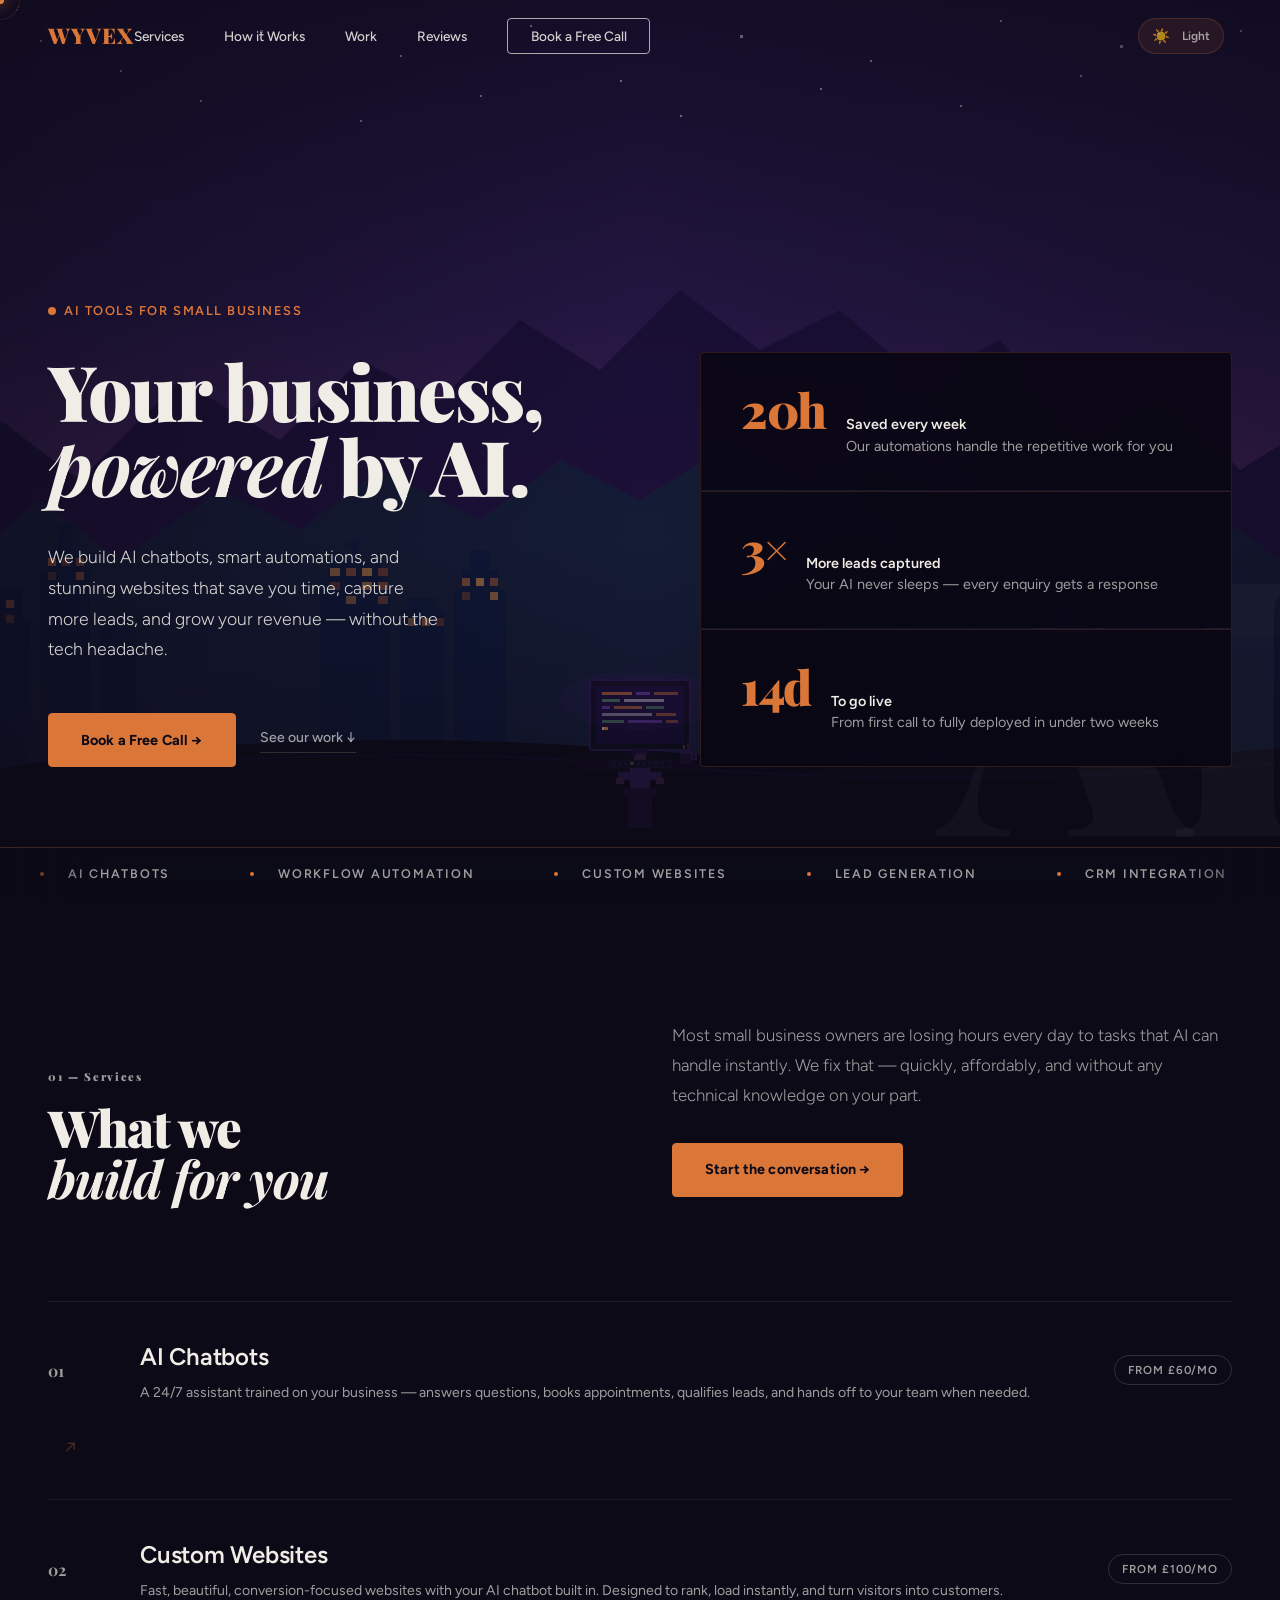
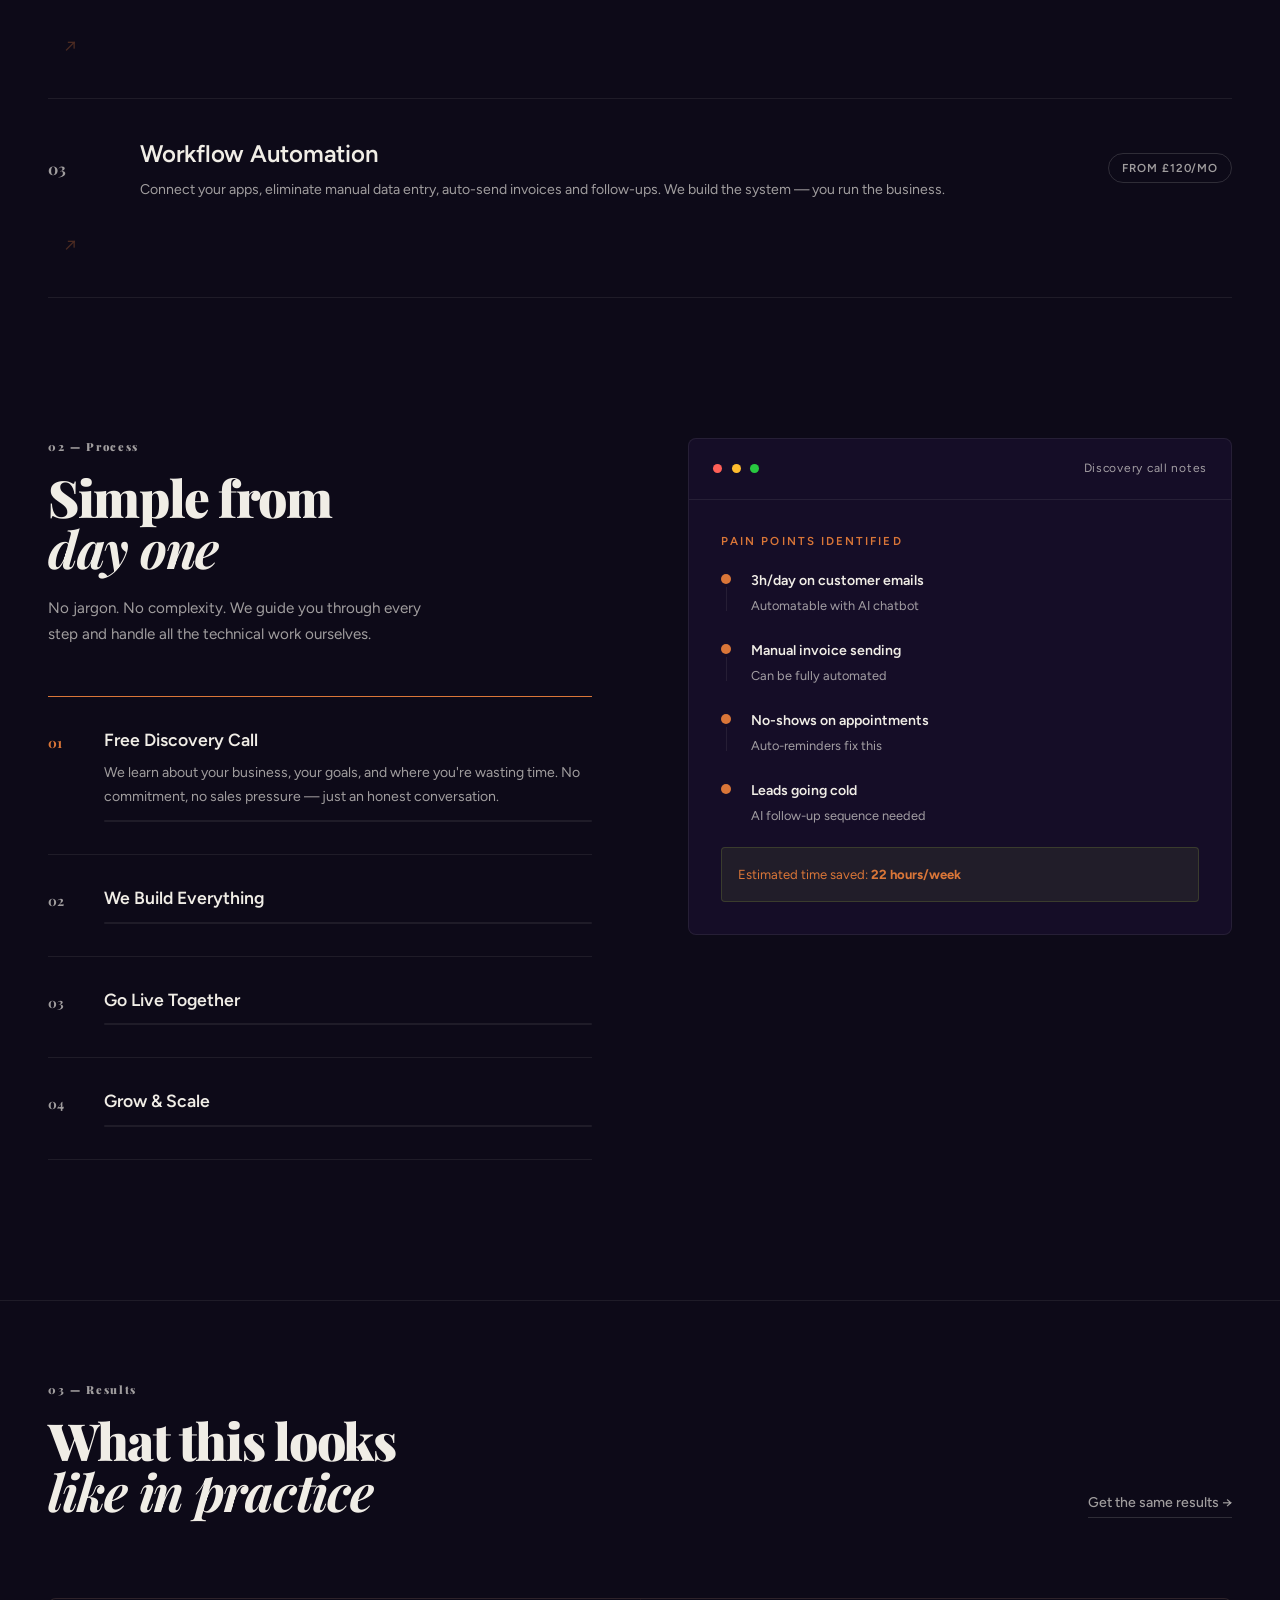
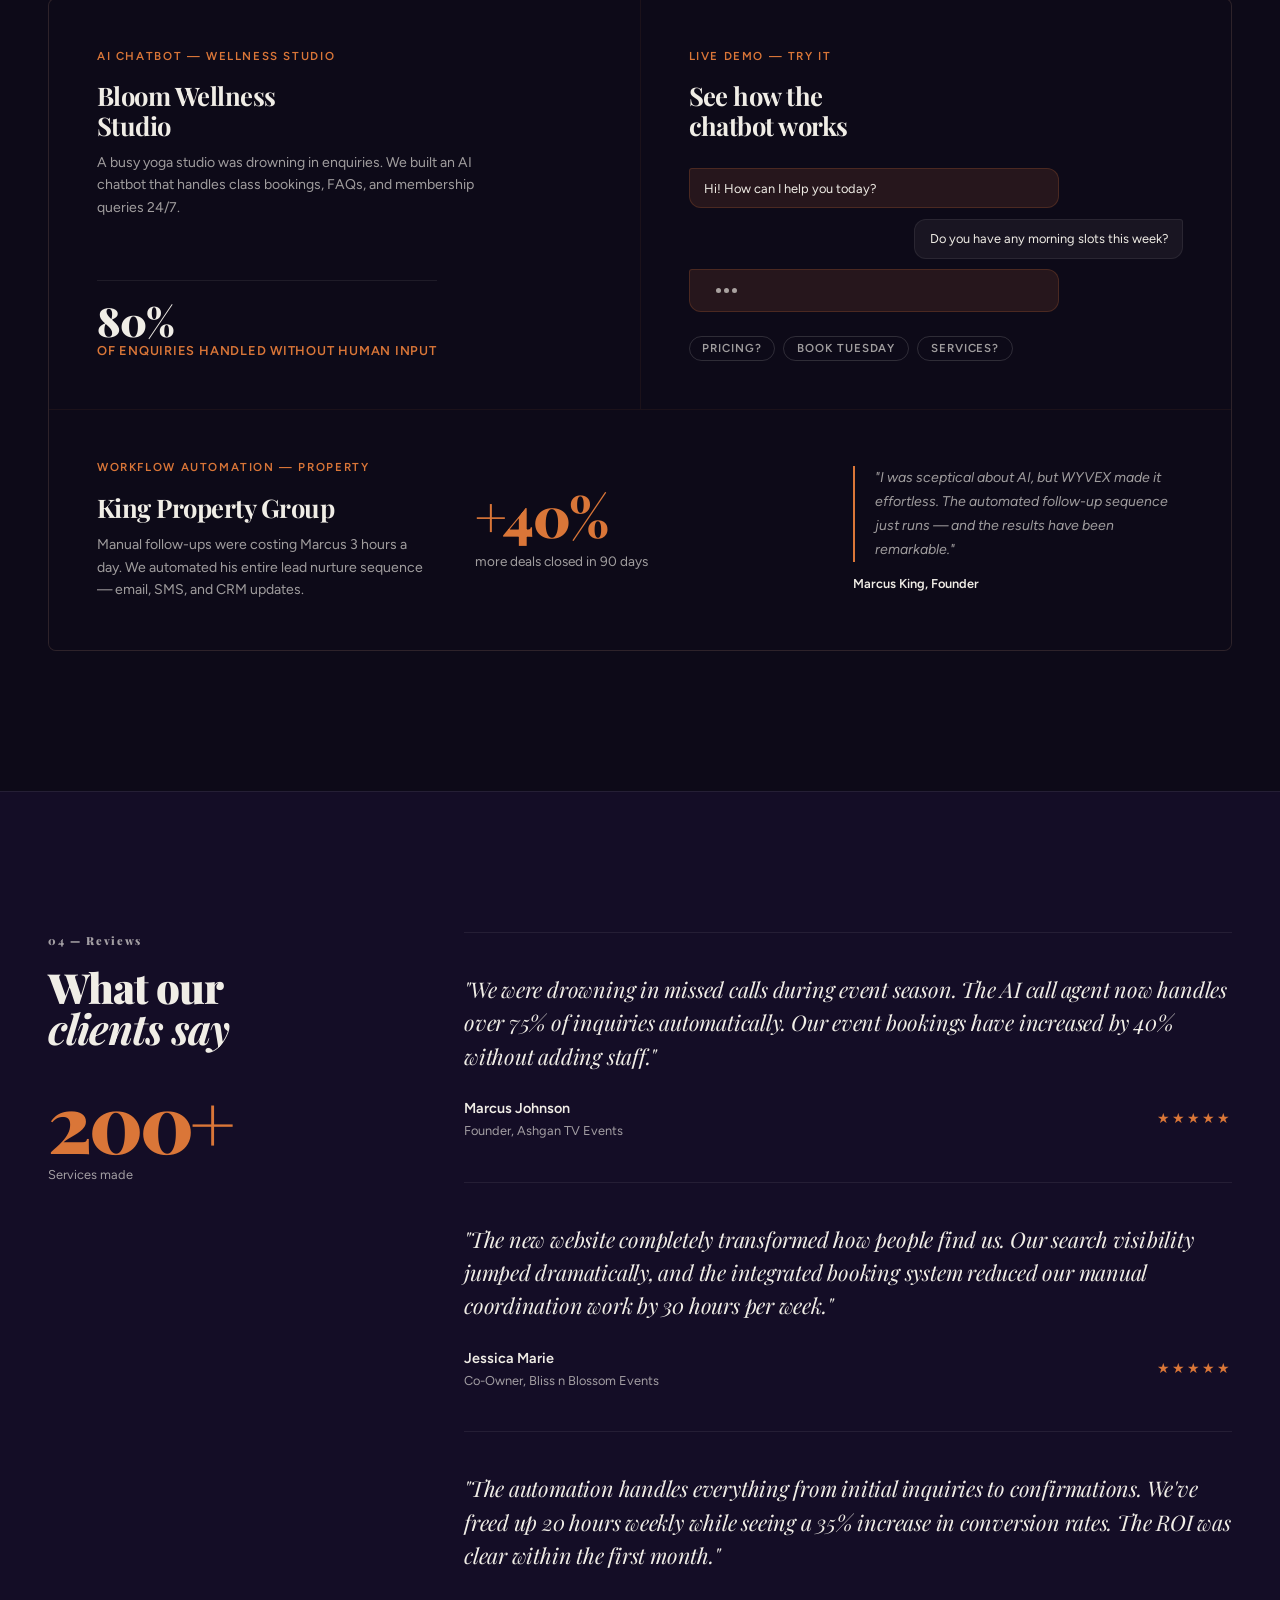
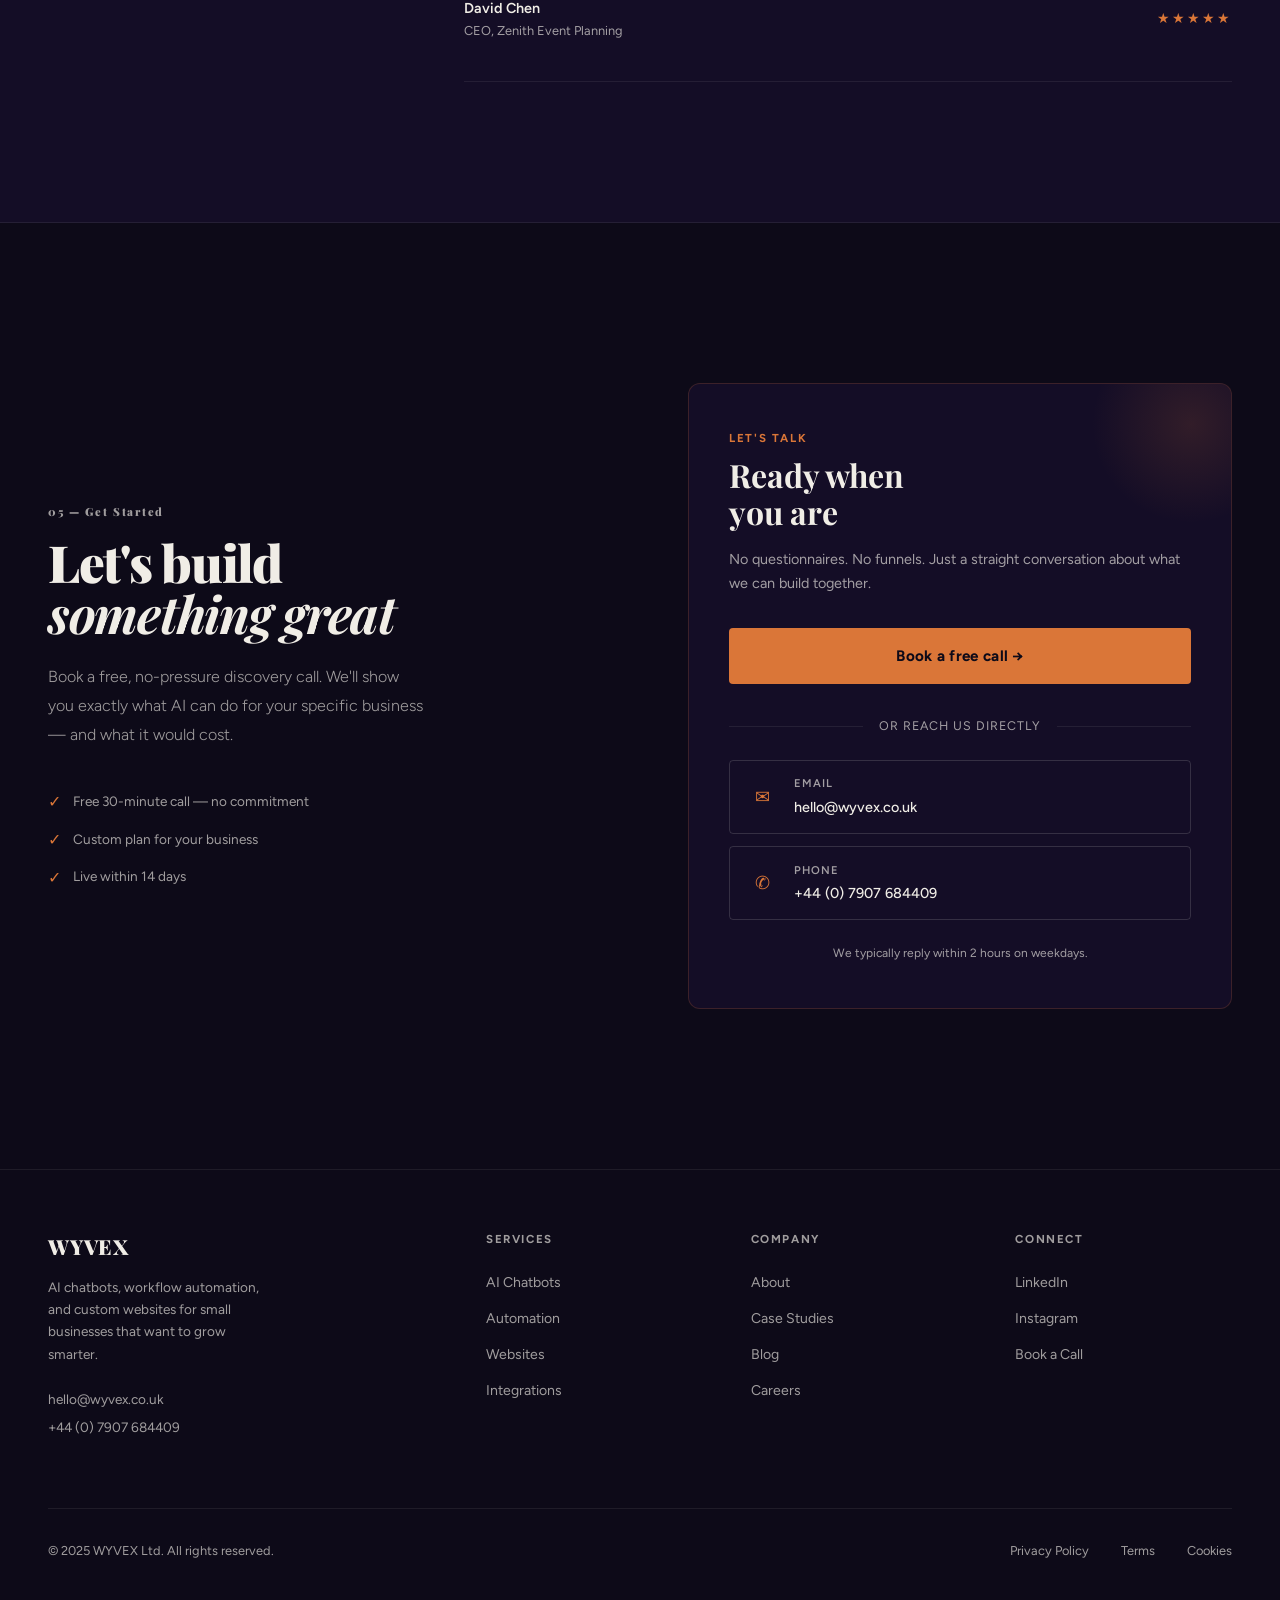
<file: index.html>
<!DOCTYPE html>
<html lang="en">
<head>
  <meta charset="UTF-8"/>
  <meta name="viewport" content="width=device-width, initial-scale=1.0"/>

  <!-- ─── PRIMARY SEO ───────────────────────── -->
  <title>WYVEX | AI Chatbots, Automation &amp; Websites for Small Business</title>
  <meta name="description" content="WYVEX builds AI chatbots, smart workflow automation, and custom websites that save your business 20+ hours a week. Live in 14 days. Free discovery call."/>
  <meta name="keywords" content="AI chatbot for small business, workflow automation, custom website design, AI tools UK, business automation, WYVEX"/>
  <meta name="author" content="WYVEX"/>
  <meta name="robots" content="index, follow, max-snippet:-1, max-image-preview:large, max-video-preview:-1"/>
  <link rel="canonical" href="https://wyvex.co.uk/"/>

  <!-- ─── FAVICON ───────────────────────────── -->
  <link rel="icon" type="image/svg+xml" href="images/favicon.svg"/>
  <link rel="apple-touch-icon" href="images/favicon.svg"/>
  <meta name="theme-color" content="#0D0A18"/>

  <!-- ─── OPEN GRAPH (Google rich results, social previews) ── -->
  <meta property="og:type" content="website"/>
  <meta property="og:site_name" content="WYVEX"/>
  <meta property="og:title" content="WYVEX | AI Chatbots, Automation &amp; Websites for Small Business"/>
  <meta property="og:description" content="AI chatbots, workflow automation, and custom websites that save you 20+ hours a week. Live in 14 days. Book a free call."/>
  <meta property="og:url" content="https://wyvex.co.uk/"/>
  <meta property="og:image" content="https://wyvex.co.uk/images/og-image.svg"/>
  <meta property="og:image:width" content="1200"/>
  <meta property="og:image:height" content="630"/>
  <meta property="og:image:alt" content="WYVEX — AI Tools for Small Business"/>
  <meta property="og:locale" content="en_GB"/>

  <!-- ─── TWITTER CARD ─────────────────────── -->
  <meta name="twitter:card" content="summary_large_image"/>
  <meta name="twitter:title" content="WYVEX | AI Chatbots, Automation &amp; Websites for Small Business"/>
  <meta name="twitter:description" content="AI chatbots, workflow automation, and custom websites. Save 20+ hours a week. Live in 14 days."/>
  <meta name="twitter:image" content="https://wyvex.co.uk/images/og-image.svg"/>
  <meta name="twitter:image:alt" content="WYVEX — AI Tools for Small Business"/>

  <!-- ─── STRUCTURED DATA (JSON-LD) ────────── -->
  <script type="application/ld+json">
  {
    "@context": "https://schema.org",
    "@type": "ProfessionalService",
    "name": "WYVEX",
    "url": "https://wyvex.co.uk",
    "logo": "https://wyvex.co.uk/images/favicon.svg",
    "image": "https://wyvex.co.uk/images/og-image.svg",
    "description": "WYVEX builds AI chatbots, workflow automation systems, and custom websites for small businesses. Save 20+ hours a week and go live in 14 days.",
    "telephone": "+447907684409",
    "email": "hello@wyvex.co.uk",
    "address": {
      "@type": "PostalAddress",
      "addressCountry": "GB"
    },
    "priceRange": "££",
    "areaServed": "GB",
    "serviceType": ["AI Chatbot Development", "Workflow Automation", "Website Design", "System Integrations"],
    "sameAs": []
  }
  </script>

  <!-- ─── FONTS & STYLES ────────────────────── -->
  <link rel="preconnect" href="https://fonts.googleapis.com"/>
  <link rel="preconnect" href="https://fonts.gstatic.com" crossorigin/>
  <link href="https://fonts.googleapis.com/css2?family=Playfair+Display:ital,wght@0,400;0,700;0,900;1,400;1,700&family=Figtree:wght@300;400;500;600&display=swap" rel="stylesheet"/>
  <link rel="stylesheet" href="css/style.css"/>
</head>
<body>

<!-- CURSOR -->
<div id="cursor"></div>
<div id="cursor-ring"></div>

<!-- NAV -->
<nav id="nav">
  <a href="#" class="nav-logo">WYVEX</a>
  <ul class="nav-links" id="nav-links">
    <li><a href="#services">Services</a></li>
    <li><a href="#how">How it Works</a></li>
    <li><a href="#work">Work</a></li>
    <li><a href="#testimonials">Reviews</a></li>
    <li><a href="#cta" class="nav-btn">Book a Free Call</a></li>
  </ul>
  <button class="theme-toggle" id="theme-toggle" title="Toggle light/dark theme">
    <span class="theme-toggle-icon">☀️</span>
    <span id="theme-label">Light</span>
  </button>
  <div class="nav-burger" id="burger"><span></span><span></span><span></span></div>
</nav>

<!-- ══════════ HERO ══════════ -->
<section id="hero">
  <div class="hero-main">
    <!-- Left -->
    <div class="hero-left">
      <div class="hero-kicker reveal">
        <span class="kicker-dot"></span>
        <span class="kicker-text">AI tools for small business</span>
      </div>
      <h1 class="hero-h1 reveal delay-1">
        Your business,<br>
        <em>powered</em> by AI.
      </h1>
      <p class="hero-sub reveal delay-2">
        We build AI chatbots, smart automations, and stunning websites that save you time, capture more leads, and grow your revenue — without the tech headache.
      </p>
      <div class="hero-actions reveal delay-3">
        <a href="#cta" class="btn-fill">Book a Free Call →</a>
        <a href="#work" class="btn-ghost">See our work ↓</a>
      </div>
    </div>
    <!-- Right -->
    <div class="hero-right">
      <div class="hero-bg-number">AI</div>
      <div class="hero-right-content reveal delay-2">
        <div class="hero-stat-stack">
          <div class="h-stat">
            <span class="h-stat-num lime">20h</span>
            <span class="h-stat-desc"><strong>Saved every week</strong>Our automations handle the repetitive work for you</span>
          </div>
          <div class="h-stat">
            <span class="h-stat-num">3×</span>
            <span class="h-stat-desc"><strong>More leads captured</strong>Your AI never sleeps — every enquiry gets a response</span>
          </div>
          <div class="h-stat">
            <span class="h-stat-num">14d</span>
            <span class="h-stat-desc"><strong>To go live</strong>From first call to fully deployed in under two weeks</span>
          </div>
        </div>
      </div>
    </div>
  </div>

  <!-- Ticker -->
  <div class="hero-ticker">
    <div class="ticker-track">
      <span class="ticker-item"><span class="ticker-sep"></span>AI Chatbots</span>
      <span class="ticker-item"><span class="ticker-sep"></span>Workflow Automation</span>
      <span class="ticker-item"><span class="ticker-sep"></span>Custom Websites</span>
      <span class="ticker-item"><span class="ticker-sep"></span>Lead Generation</span>
      <span class="ticker-item"><span class="ticker-sep"></span>CRM Integration</span>
      <span class="ticker-item"><span class="ticker-sep"></span>24/7 AI Support</span>
      <span class="ticker-item"><span class="ticker-sep"></span>Email Automation</span>
      <span class="ticker-item"><span class="ticker-sep"></span>Appointment Booking</span>
      <!-- duplicate for loop -->
      <span class="ticker-item"><span class="ticker-sep"></span>AI Chatbots</span>
      <span class="ticker-item"><span class="ticker-sep"></span>Workflow Automation</span>
      <span class="ticker-item"><span class="ticker-sep"></span>Custom Websites</span>
      <span class="ticker-item"><span class="ticker-sep"></span>Lead Generation</span>
      <span class="ticker-item"><span class="ticker-sep"></span>CRM Integration</span>
      <span class="ticker-item"><span class="ticker-sep"></span>24/7 AI Support</span>
      <span class="ticker-item"><span class="ticker-sep"></span>Email Automation</span>
      <span class="ticker-item"><span class="ticker-sep"></span>Appointment Booking</span>
    </div>
  </div>
</section>

<!-- ══════════ SERVICES ══════════ -->
<section id="services">
  <div class="wrap">
    <div class="services-intro">
      <div class="services-intro-text">
        <span class="s-number reveal">01 — Services</span>
        <h2 class="s-title reveal delay-1">What we<br><em>build for you</em></h2>
      </div>
      <div class="services-intro-right reveal delay-2">
        <p>Most small business owners are losing hours every day to tasks that AI can handle instantly. We fix that — quickly, affordably, and without any technical knowledge on your part.</p>
        <a href="#cta" class="btn-fill">Start the conversation →</a>
      </div>
    </div>

    <div class="services-list reveal">
      <div class="service-row">
        <span class="sr-index">01</span>
        <div class="sr-body">
          <div class="sr-name">AI Chatbots</div>
          <div class="sr-desc">A 24/7 assistant trained on your business — answers questions, books appointments, qualifies leads, and hands off to your team when needed.</div>
        </div>
        <span class="sr-tag">From £60/mo</span>
        <span class="sr-arrow">↗</span>
      </div>
      <div class="service-row">
        <span class="sr-index">02</span>
        <div class="sr-body">
          <div class="sr-name">Custom Websites</div>
          <div class="sr-desc">Fast, beautiful, conversion-focused websites with your AI chatbot built in. Designed to rank, load instantly, and turn visitors into customers.</div>
        </div>
        <span class="sr-tag">From £100/mo</span>
        <span class="sr-arrow">↗</span>
      </div>
      <div class="service-row">
        <span class="sr-index">03</span>
        <div class="sr-body">
          <div class="sr-name">Workflow Automation</div>
          <div class="sr-desc">Connect your apps, eliminate manual data entry, auto-send invoices and follow-ups. We build the system — you run the business.</div>
        </div>
        <span class="sr-tag">From £120/mo</span>
        <span class="sr-arrow">↗</span>
      </div>
    </div>
  </div>
</section>

<!-- ══════════ HOW IT WORKS ══════════ -->
<section id="how">
  <div class="wrap">
    <div class="how-grid">
      <div class="how-left">
        <span class="s-number reveal">02 — Process</span>
        <h2 class="s-title reveal delay-1">Simple from<br><em>day one</em></h2>
        <p style="margin-top:1.25rem;font-size:0.95rem;color:var(--muted);line-height:1.75;max-width:380px" class="reveal delay-2">
          No jargon. No complexity. We guide you through every step and handle all the technical work ourselves.
        </p>
        <div class="how-steps reveal delay-2">
          <div class="how-step active" data-step="0">
            <span class="hs-num">01</span>
            <div class="hs-body">
              <div class="hs-title">Free Discovery Call</div>
              <div class="hs-desc">We learn about your business, your goals, and where you're wasting time. No commitment, no sales pressure — just an honest conversation.</div>
              <div class="how-progress"><div class="how-progress-bar"></div></div>
            </div>
          </div>
          <div class="how-step" data-step="1">
            <span class="hs-num">02</span>
            <div class="hs-body">
              <div class="hs-title">We Build Everything</div>
              <div class="hs-desc">Our team designs and builds your chatbot, automations, or website — fully tailored to your brand. You don't need to touch a thing.</div>
              <div class="how-progress"><div class="how-progress-bar"></div></div>
            </div>
          </div>
          <div class="how-step" data-step="2">
            <span class="hs-num">03</span>
            <div class="hs-body">
              <div class="hs-title">Go Live Together</div>
              <div class="hs-desc">We deploy, test, and walk you through everything. You're live within two weeks — and we stay on hand for support.</div>
              <div class="how-progress"><div class="how-progress-bar"></div></div>
            </div>
          </div>
          <div class="how-step" data-step="3">
            <span class="hs-num">04</span>
            <div class="hs-body">
              <div class="hs-title">Grow & Scale</div>
              <div class="hs-desc">We monitor performance, optimise your AI, and expand your automations as your business grows. Results that compound over time.</div>
              <div class="how-progress"><div class="how-progress-bar"></div></div>
            </div>
          </div>
        </div>
      </div>

      <!-- Visual panels -->
      <div class="how-right reveal delay-3">
        <!-- Panel 0 -->
        <div class="how-visual-panel active" id="vp-0">
          <div class="hvp-top">
            <div class="hvp-dot" style="background:#ff5f57"></div>
            <div class="hvp-dot" style="background:#febc2e"></div>
            <div class="hvp-dot" style="background:#28c840"></div>
            <span class="hvp-label">Discovery call notes</span>
          </div>
          <div class="hvp-body">
            <div class="label" style="color:var(--lime)">Pain points identified</div>
            <div class="timeline">
              <div class="tl-item">
                <div class="tl-left"><div class="tl-dot"></div><div class="tl-line"></div></div>
                <div><div class="tl-title">3h/day on customer emails</div><div class="tl-sub">Automatable with AI chatbot</div></div>
              </div>
              <div class="tl-item">
                <div class="tl-left"><div class="tl-dot"></div><div class="tl-line"></div></div>
                <div><div class="tl-title">Manual invoice sending</div><div class="tl-sub">Can be fully automated</div></div>
              </div>
              <div class="tl-item">
                <div class="tl-left"><div class="tl-dot"></div><div class="tl-line"></div></div>
                <div><div class="tl-title">No-shows on appointments</div><div class="tl-sub">Auto-reminders fix this</div></div>
              </div>
              <div class="tl-item">
                <div class="tl-left"><div class="tl-dot"></div></div>
                <div><div class="tl-title">Leads going cold</div><div class="tl-sub">AI follow-up sequence needed</div></div>
              </div>
            </div>
            <div style="margin-top:auto;padding:1rem;background:rgba(200,240,74,0.07);border:1px solid rgba(200,240,74,0.15);border-radius:4px;font-size:0.82rem;color:var(--lime)">
              Estimated time saved: <strong>22 hours/week</strong>
            </div>
          </div>
        </div>

        <!-- Panel 1 -->
        <div class="how-visual-panel" id="vp-1">
          <div class="hvp-top">
            <div class="hvp-dot" style="background:#ff5f57"></div>
            <div class="hvp-dot" style="background:#febc2e"></div>
            <div class="hvp-dot" style="background:#28c840"></div>
            <span class="hvp-label">Automation workflow</span>
          </div>
          <div class="hvp-body">
            <div class="label" style="color:var(--lime)">Building your system</div>
            <div class="auto-flow">
              <div class="af-node"><span class="af-icon">📧</span><span class="af-name">New enquiry arrives</span><span class="af-status s-live">Live</span></div>
              <div class="af-arrow"></div>
              <div class="af-node"><span class="af-icon">🤖</span><span class="af-name">AI reads & categorises</span><span class="af-status s-live">Live</span></div>
              <div class="af-arrow"></div>
              <div class="af-node"><span class="af-icon">💬</span><span class="af-name">Instant reply sent</span><span class="af-status s-run">Running</span></div>
              <div class="af-arrow"></div>
              <div class="af-node"><span class="af-icon">📅</span><span class="af-name">Appointment auto-booked</span><span class="af-status s-wait">Next</span></div>
              <div class="af-arrow"></div>
              <div class="af-node"><span class="af-icon">🧾</span><span class="af-name">Invoice generated & sent</span><span class="af-status s-wait">Next</span></div>
            </div>
          </div>
        </div>

        <!-- Panel 2 -->
        <div class="how-visual-panel" id="vp-2">
          <div class="hvp-top">
            <div class="hvp-dot" style="background:#ff5f57"></div>
            <div class="hvp-dot" style="background:#febc2e"></div>
            <div class="hvp-dot" style="background:#28c840"></div>
            <span class="hvp-label">Your AI chatbot — live</span>
          </div>
          <div class="hvp-body">
            <div class="label" style="color:var(--lime);margin-bottom:0.25rem">Responding to a real visitor</div>
            <div class="mini-chat" id="launch-chat"></div>
          </div>
        </div>

        <!-- Panel 3 -->
        <div class="how-visual-panel" id="vp-3">
          <div class="hvp-top">
            <div class="hvp-dot" style="background:#ff5f57"></div>
            <div class="hvp-dot" style="background:#febc2e"></div>
            <div class="hvp-dot" style="background:#28c840"></div>
            <span class="hvp-label">Performance dashboard</span>
          </div>
          <div class="hvp-body">
            <div class="label" style="color:var(--lime)">Month 3 results</div>
            <div style="display:grid;grid-template-columns:1fr 1fr;gap:0.75rem;margin-top:0.5rem">
              <div style="padding:1.25rem;background:rgba(240,237,230,0.03);border:1px solid var(--line);border-radius:4px">
                <div style="font-family:'Playfair Display',serif;font-size:2rem;font-weight:900;line-height:1;color:var(--lime)">+43%</div>
                <div style="font-size:0.78rem;color:var(--muted);margin-top:0.3rem">Revenue growth</div>
              </div>
              <div style="padding:1.25rem;background:rgba(240,237,230,0.03);border:1px solid var(--line);border-radius:4px">
                <div style="font-family:'Playfair Display',serif;font-size:2rem;font-weight:900;line-height:1">94%</div>
                <div style="font-size:0.78rem;color:var(--muted);margin-top:0.3rem">Customer satisfaction</div>
              </div>
              <div style="padding:1.25rem;background:rgba(240,237,230,0.03);border:1px solid var(--line);border-radius:4px">
                <div style="font-family:'Playfair Display',serif;font-size:2rem;font-weight:900;line-height:1">22h</div>
                <div style="font-size:0.78rem;color:var(--muted);margin-top:0.3rem">Saved per week</div>
              </div>
              <div style="padding:1.25rem;background:rgba(240,237,230,0.03);border:1px solid var(--line);border-radius:4px">
                <div style="font-family:'Playfair Display',serif;font-size:2rem;font-weight:900;line-height:1">3×</div>
                <div style="font-size:0.78rem;color:var(--muted);margin-top:0.3rem">More leads captured</div>
              </div>
            </div>
          </div>
        </div>
      </div>
    </div>
  </div>
</section>

<!-- ══════════ WORK ══════════ -->
<section id="work">
  <div class="wrap">
    <div class="work-top">
      <div>
        <span class="s-number reveal">03 — Results</span>
        <h2 class="s-title reveal delay-1">What this looks<br><em>like in practice</em></h2>
      </div>
      <a href="#cta" class="btn-ghost reveal delay-2">Get the same results →</a>
    </div>

    <div class="work-grid reveal">
      <div class="work-card">
        <div>
          <div class="wc-category">AI Chatbot — Wellness Studio</div>
          <div class="wc-title">Bloom Wellness<br>Studio</div>
          <div class="wc-desc">A busy yoga studio was drowning in enquiries. We built an AI chatbot that handles class bookings, FAQs, and membership queries 24/7.</div>
        </div>
        <div>
          <div class="wc-result">
            <div>
              <div class="wc-result-num">80%</div>
              <div>of enquiries handled without human input</div>
            </div>
          </div>
        </div>
      </div>

      <div class="work-card">
        <div>
          <div class="wc-category">Live Demo — Try it</div>
          <div class="wc-title">See how the<br>chatbot works</div>
        </div>
        <div class="mini-chat" id="demo-chat" style="margin:1rem 0">
          <div class="mc-bubble">Hi! How can I help you today?</div>
          <div class="mc-bubble right">Do you have any morning slots this week?</div>
          <div class="mc-bubble" style="display:flex;align-items:center;gap:0.5rem;padding:0.55rem 0.9rem">
            <div class="mc-typing"><span></span><span></span><span></span></div>
          </div>
        </div>
        <div style="display:flex;gap:0.5rem;flex-wrap:wrap;margin-top:0.5rem">
          <button class="sr-tag" style="cursor:pointer;transition:all 0.2s" onclick="demoTap(this,'What are your prices?')">Pricing?</button>
          <button class="sr-tag" style="cursor:pointer;transition:all 0.2s" onclick="demoTap(this,'Book me in for Tuesday')">Book Tuesday</button>
          <button class="sr-tag" style="cursor:pointer;transition:all 0.2s" onclick="demoTap(this,'Tell me more about your services')">Services?</button>
        </div>
      </div>

      <div class="work-card full">
        <div style="display:grid;grid-template-columns:1fr 1fr 1fr;gap:3rem;align-items:center">
          <div>
            <div class="wc-category">Workflow Automation — Property</div>
            <div class="wc-title">King Property Group</div>
            <div class="wc-desc">Manual follow-ups were costing Marcus 3 hours a day. We automated his entire lead nurture sequence — email, SMS, and CRM updates.</div>
          </div>
          <div>
            <div class="wc-result-num" style="font-family:'Playfair Display',serif;font-size:3.5rem;font-weight:900;line-height:1;letter-spacing:-0.03em;color:var(--lime)">+40%</div>
            <div style="font-size:0.85rem;color:var(--muted);margin-top:0.5rem">more deals closed in 90 days</div>
          </div>
          <div>
            <div style="font-size:0.88rem;color:var(--muted);font-style:italic;line-height:1.7;border-left:2px solid var(--lime);padding-left:1.25rem">
              "I was sceptical about AI, but WYVEX made it effortless. The automated follow-up sequence just runs — and the results have been remarkable."
            </div>
            <div style="margin-top:0.75rem;font-size:0.8rem;font-weight:600">Marcus King, Founder</div>
          </div>
        </div>
      </div>
    </div>
  </div>
</section>

<!-- ══════════ TESTIMONIALS ══════════ -->
<section id="testimonials">
  <div class="wrap">
    <div class="testi-wrap">
      <div class="testi-left reveal">
        <span class="s-number">04 — Reviews</span>
        <h2 class="s-title">What our<br><em>clients say</em></h2>
        <div class="testi-count">200+</div>
        <div class="testi-count-label">Services made</div>
      </div>
      <div class="testi-right">
        <div class="testi-item reveal">
          <div class="testi-quote">"We were drowning in missed calls during event season. The AI call agent now handles over 75% of inquiries automatically. Our event bookings have increased by 40% without adding staff."</div>
          <div class="testi-meta">
            <div class="testi-person">
              <div class="testi-name">Marcus Johnson</div>
              <div class="testi-role">Founder, Ashgan TV Events</div>
            </div>
            <div class="testi-stars">★★★★★</div>
          </div>
        </div>
        <div class="testi-item reveal delay-1">
          <div class="testi-quote">"The new website completely transformed how people find us. Our search visibility jumped dramatically, and the integrated booking system reduced our manual coordination work by 30 hours per week."</div>
          <div class="testi-meta">
            <div class="testi-person">
              <div class="testi-name">Jessica Marie</div>
              <div class="testi-role">Co-Owner, Bliss n Blossom Events</div>
            </div>
            <div class="testi-stars">★★★★★</div>
          </div>
        </div>
        <div class="testi-item reveal delay-2">
          <div class="testi-quote">"The automation handles everything from initial inquiries to confirmations. We've freed up 20 hours weekly while seeing a 35% increase in conversion rates. The ROI was clear within the first month."</div>
          <div class="testi-meta">
            <div class="testi-person">
              <div class="testi-name">David Chen</div>
              <div class="testi-role">CEO, Zenith Event Planning</div>
            </div>
            <div class="testi-stars">★★★★★</div>
          </div>
        </div>
      </div>
    </div>
  </div>
</section>

<!-- ══════════ CTA ══════════ -->
<section id="cta">
  <div class="wrap">
    <div class="cta-inner">
      <div class="cta-left reveal">
        <span class="s-number">05 — Get Started</span>
        <h2 class="s-title">Let's build<br><em>something great</em></h2>
        <p>Book a free, no-pressure discovery call. We'll show you exactly what AI can do for your specific business — and what it would cost.</p>
        <div style="margin-top:2.5rem;display:flex;flex-direction:column;gap:0.75rem">
          <div style="display:flex;align-items:center;gap:0.75rem;font-size:0.85rem;color:var(--muted)">
            <span style="color:var(--lime);font-size:1rem">✓</span> Free 30-minute call — no commitment
          </div>
          <div style="display:flex;align-items:center;gap:0.75rem;font-size:0.85rem;color:var(--muted)">
            <span style="color:var(--lime);font-size:1rem">✓</span> Custom plan for your business
          </div>
          <div style="display:flex;align-items:center;gap:0.75rem;font-size:0.85rem;color:var(--muted)">
            <span style="color:var(--lime);font-size:1rem">✓</span> Live within 14 days
          </div>
        </div>
      </div>

      <div class="cta-panel reveal delay-2">
        <div class="cp-eyebrow">Let's talk</div>
        <div class="cp-headline">Ready when<br>you are</div>
        <p class="cp-body">No questionnaires. No funnels. Just a straight conversation about what we can build together.</p>
        <a href="mailto:hello@wyvex.co.uk?subject=Free%20Discovery%20Call" class="cp-cta">Book a free call →</a>
        <div class="cp-divider"><span>or reach us directly</span></div>
        <div class="cp-contacts">
          <a href="mailto:hello@wyvex.co.uk" class="cp-row">
            <span class="cp-icon">✉</span>
            <div class="cp-detail">
              <div class="cp-detail-label">Email</div>
              <div class="cp-detail-val">hello@wyvex.co.uk</div>
            </div>
          </a>
          <a href="tel:+447907684409" class="cp-row">
            <span class="cp-icon">✆</span>
            <div class="cp-detail">
              <div class="cp-detail-label">Phone</div>
              <div class="cp-detail-val">+44 (0) 7907 684409</div>
            </div>
          </a>
        </div>
        <div class="cp-note">We typically reply within 2 hours on weekdays.</div>
      </div>
    </div>
  </div>
</section>

<!-- ══════════ FOOTER ══════════ -->
<footer>
  <div class="wrap">
    <div class="footer-grid">
      <div>
        <div class="fg-logo">WYVEX</div>
        <div class="fg-desc">AI chatbots, workflow automation, and custom websites for small businesses that want to grow smarter.</div>
        <div class="fg-contact">
          <a href="mailto:hello@wyvex.co.uk">hello@wyvex.co.uk</a>
          <a href="tel:+447907684409">+44 (0) 7907 684409</a>
        </div>
      </div>
      <div>
        <div class="fc-head">Services</div>
        <ul class="fc-links">
          <li><a href="chatbots.html">AI Chatbots</a></li>
          <li><a href="automation.html">Automation</a></li>
          <li><a href="websites.html">Websites</a></li>
          <li><a href="integrations.html">Integrations</a></li>
        </ul>
      </div>
      <div>
        <div class="fc-head">Company</div>
        <ul class="fc-links">
          <li><a href="about.html">About</a></li>
          <li><a href="case-studies.html">Case Studies</a></li>
          <li><a href="blog.html">Blog</a></li>
          <li><a href="careers.html">Careers</a></li>
        </ul>
      </div>
      <div>
        <div class="fc-head">Connect</div>
        <ul class="fc-links">
          <li><a href="https://www.linkedin.com/in/alli-ashiru-757749340/">LinkedIn</a></li>
          <li><a href="https://www.instagram.com/wyvex_hq/">Instagram</a></li>
          <li><a href="#cta">Book a Call</a></li>
        </ul>
      </div>
    </div>
    <div class="footer-bottom">
      <span>© 2025 WYVEX Ltd. All rights reserved.</span>
      <div class="footer-bottom-links">
        <a href="privacy-policy.html">Privacy Policy</a>
        <a href="terms.html">Terms</a>
        <a href="cookies.html">Cookies</a>
      </div>
    </div>
  </div>
</footer>

<script src="js/script.js"></script>
</body>
</html>
</file>
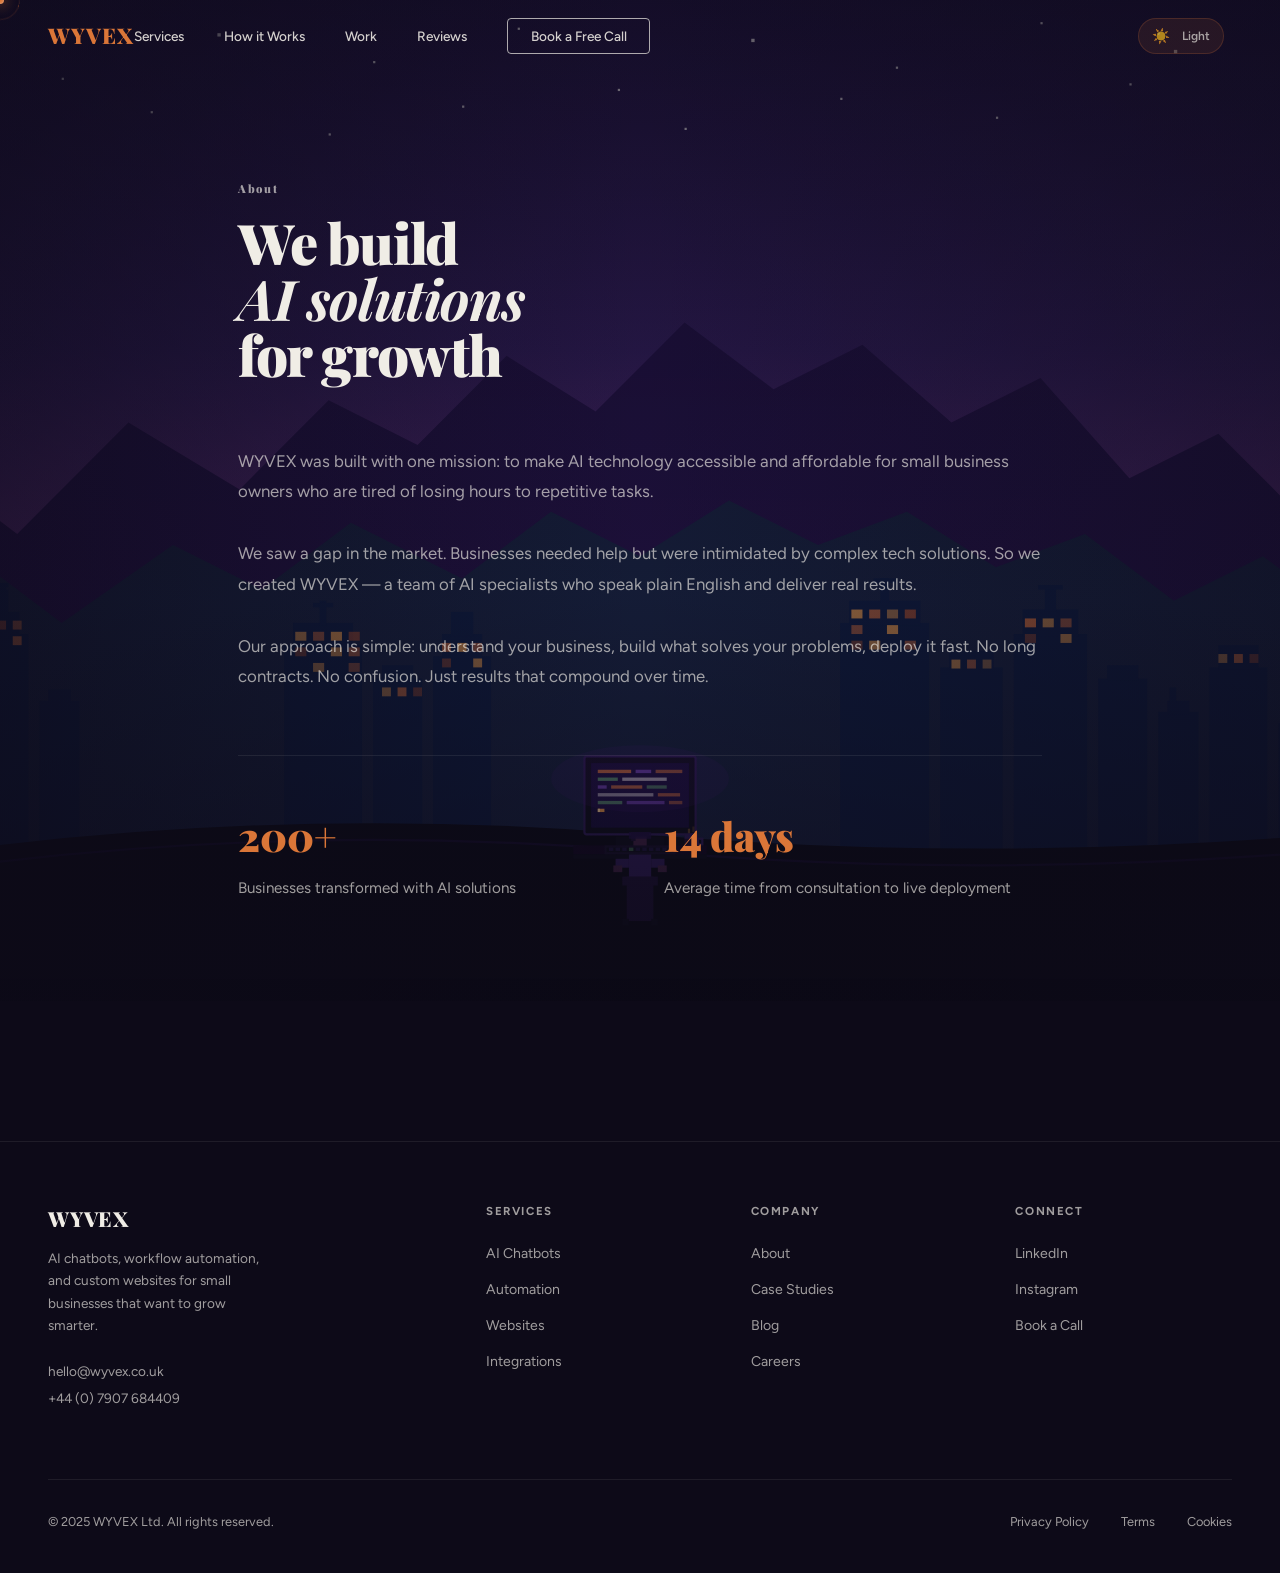
<file: about.html>
<!DOCTYPE html>
<html lang="en">
<head>
  <meta charset="UTF-8"/>
  <meta name="viewport" content="width=device-width, initial-scale=1.0"/>
  <title>About WYVEX — AI Solutions for Small Business</title>
  <meta name="description" content="Learn about WYVEX — a UK-based team building AI chatbots, automation, and custom websites that help small businesses grow smarter."/>
  <meta name="robots" content="index, follow"/>
  <link rel="canonical" href="https://wyvex.co.uk/about"/>
  <link rel="icon" type="image/svg+xml" href="images/favicon.svg"/>
  <meta name="theme-color" content="#0D0A18"/>
  <meta property="og:type" content="website"/>
  <meta property="og:site_name" content="WYVEX"/>
  <meta property="og:title" content="About WYVEX"/>
  <meta property="og:description" content="UK-based AI company building chatbots, automation, and websites for small businesses."/>
  <meta property="og:url" content="https://wyvex.co.uk/about"/>
  <meta property="og:image" content="https://wyvex.co.uk/images/og-image.svg"/>
  <link rel="preconnect" href="https://fonts.googleapis.com"/>
  <link rel="preconnect" href="https://fonts.gstatic.com" crossorigin/>
  <link href="https://fonts.googleapis.com/css2?family=Playfair+Display:ital,wght@0,400;0,700;0,900;1,400;1,700&family=Figtree:wght@300;400;500;600&display=swap" rel="stylesheet"/>
  <link rel="stylesheet" href="css/style.css"/>
</head>
<body>

<!-- CURSOR -->
<div id="cursor"></div>
<div id="cursor-ring"></div>

<!-- NAV -->
<nav id="nav">
  <a href="index.html" class="nav-logo">WYVEX</a>
  <ul class="nav-links" id="nav-links">
    <li><a href="index.html#services">Services</a></li>
    <li><a href="index.html#how">How it Works</a></li>
    <li><a href="case-studies.html">Work</a></li>
    <li><a href="index.html#testimonials">Reviews</a></li>
    <li><a href="index.html#cta" class="nav-btn">Book a Free Call</a></li>
  </ul>
  <button class="theme-toggle" id="theme-toggle" title="Toggle light/dark theme">
    <span class="theme-toggle-icon">☀️</span>
    <span id="theme-label">Light</span>
  </button>
  <div class="nav-burger" id="burger"><span></span><span></span><span></span></div>
</nav>

<!-- ABOUT SECTION -->
<section id="hero" style="min-height:auto;padding:140px 0 100px;padding-top:180px">
  <div class="wrap" style="max-width:900px;margin:0 auto">
    <div class="reveal">
      <span class="s-number">About</span>
      <h1 class="s-title" style="font-size:3.5rem">We build<br><em>AI solutions</em><br>for growth</h1>
    </div>
    
    <div style="margin-top:4rem;color:var(--muted);line-height:1.8;font-size:1.05rem" class="reveal delay-1">
      <p style="margin-bottom:2rem">WYVEX was built with one mission: to make AI technology accessible and affordable for small business owners who are tired of losing hours to repetitive tasks.</p>
      
      <p style="margin-bottom:2rem">We saw a gap in the market. Businesses needed help but were intimidated by complex tech solutions. So we created WYVEX — a team of AI specialists who speak plain English and deliver real results.</p>
      
      <p style="margin-bottom:2rem;">Our approach is simple: understand your business, build what solves your problems, deploy it fast. No long contracts. No confusion. Just results that compound over time.</p>
    </div>

    <div style="margin-top:4rem;display:grid;grid-template-columns:1fr 1fr;gap:3rem;padding-top:3rem;border-top:1px solid var(--line)" class="reveal delay-2">
      <div>
        <div style="font-size:2.5rem;font-weight:900;color:var(--lime);margin-bottom:0.5rem;font-family:'Playfair Display',serif">200+</div>
        <div style="color:var(--muted);font-size:0.95rem">Businesses transformed with AI solutions</div>
      </div>
      <div>
        <div style="font-size:2.5rem;font-weight:900;color:var(--lime);margin-bottom:0.5rem;font-family:'Playfair Display',serif">14 days</div>
        <div style="color:var(--muted);font-size:0.95rem">Average time from consultation to live deployment</div>
      </div>
    </div>
  </div>
</section>

<!-- FOOTER -->
<footer style="margin-top:140px">
  <div class="wrap">
    <div class="footer-grid">
      <div>
        <div class="fg-logo">WYVEX</div>
        <div class="fg-desc">AI chatbots, workflow automation, and custom websites for small businesses that want to grow smarter.</div>
        <div class="fg-contact">
          <a href="mailto:hello@wyvex.co.uk">hello@wyvex.co.uk</a>
          <a href="tel:+447907684409">+44 (0) 7907 684409</a>
        </div>
      </div>
      <div>
        <div class="fc-head">Services</div>
        <ul class="fc-links">
          <li><a href="chatbots.html">AI Chatbots</a></li>
          <li><a href="automation.html">Automation</a></li>
          <li><a href="websites.html">Websites</a></li>
          <li><a href="integrations.html">Integrations</a></li>
        </ul>
      </div>
      <div>
        <div class="fc-head">Company</div>
        <ul class="fc-links">
          <li><a href="about.html">About</a></li>
          <li><a href="case-studies.html">Case Studies</a></li>
          <li><a href="blog.html">Blog</a></li>
          <li><a href="careers.html">Careers</a></li>
        </ul>
      </div>
      <div>
        <div class="fc-head">Connect</div>
        <ul class="fc-links">
          <li><a href="https://www.linkedin.com/in/alli-ashiru-757749340/">LinkedIn</a></li>
          <li><a href="https://www.instagram.com/wyvex_hq/">Instagram</a></li>
          <li><a href="index.html#cta">Book a Call</a></li>
        </ul>
      </div>
    </div>
    <div class="footer-bottom">
      <span>© 2025 WYVEX Ltd. All rights reserved.</span>
      <div class="footer-bottom-links">
        <a href="privacy-policy.html">Privacy Policy</a>
        <a href="terms.html">Terms</a>
        <a href="cookies.html">Cookies</a>
      </div>
    </div>
  </div>
</footer>

<script src="js/script.js"></script>
</body>
</html>
</file>
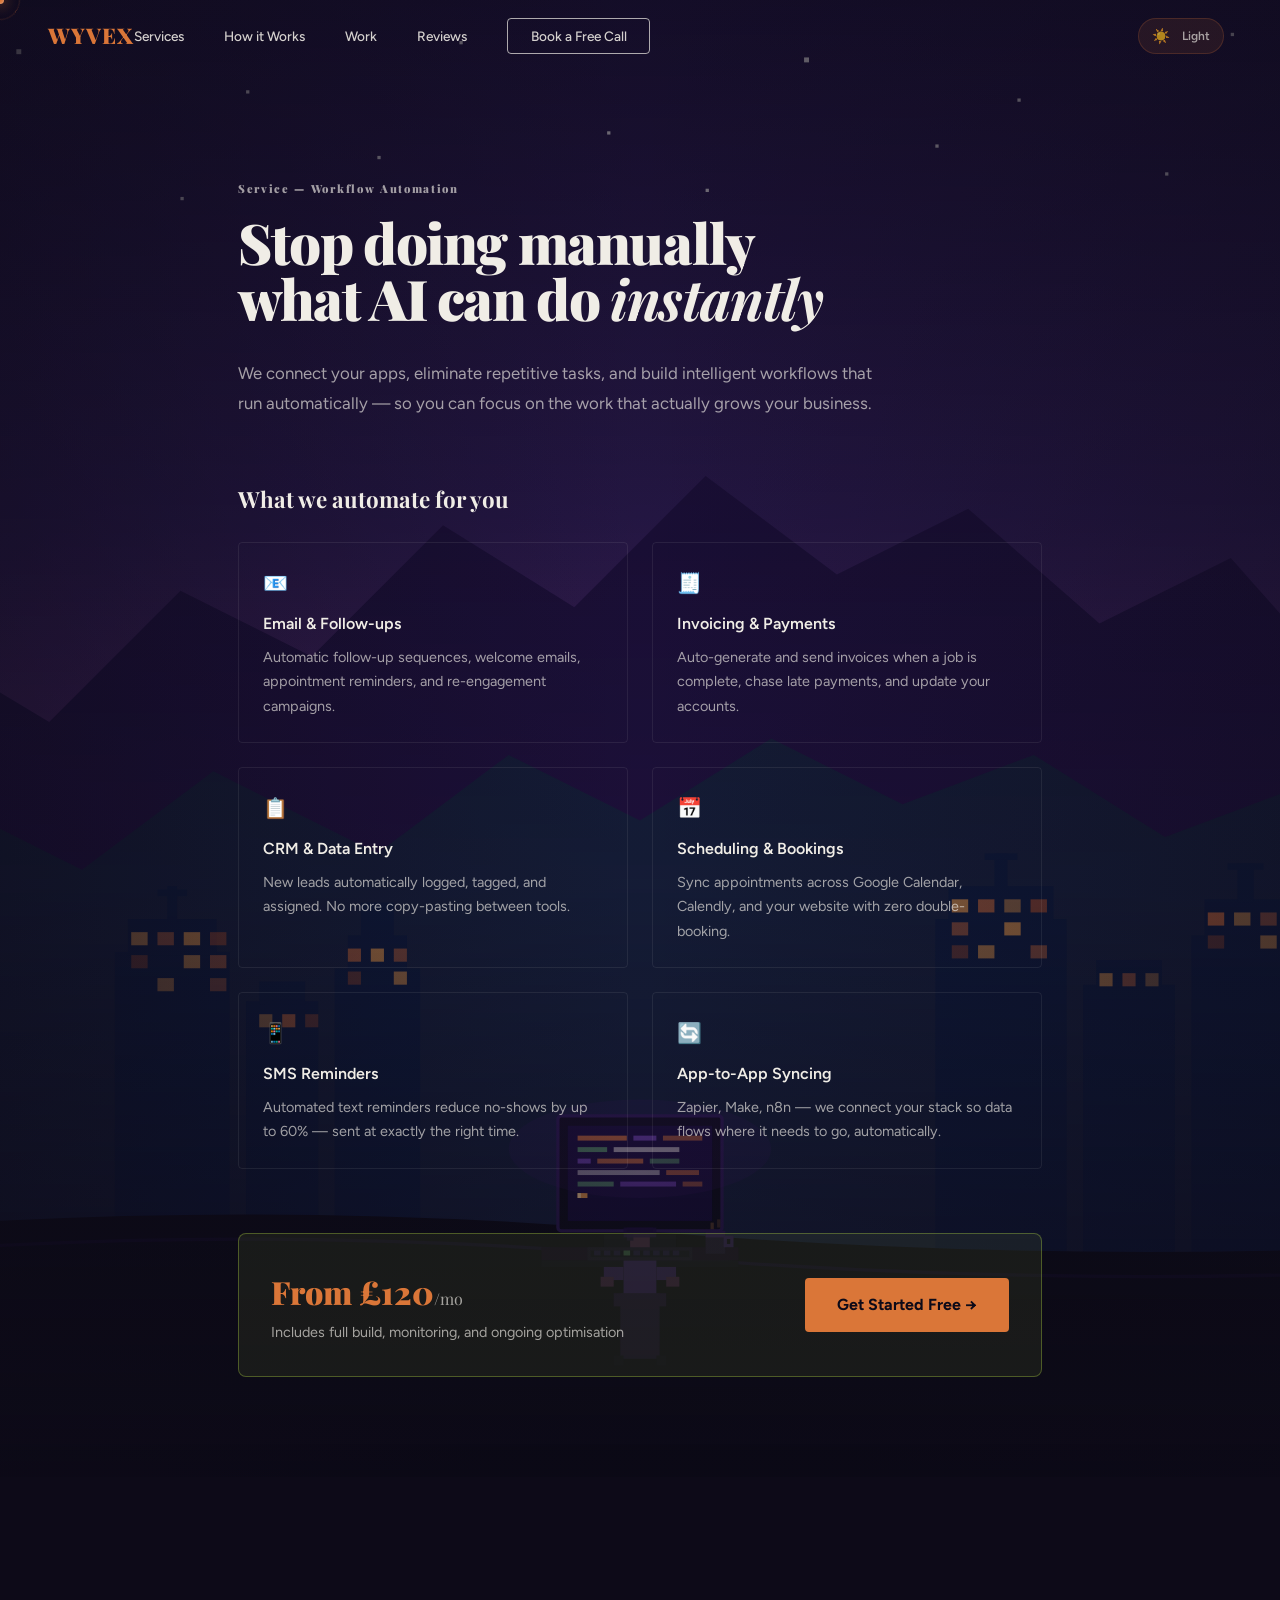
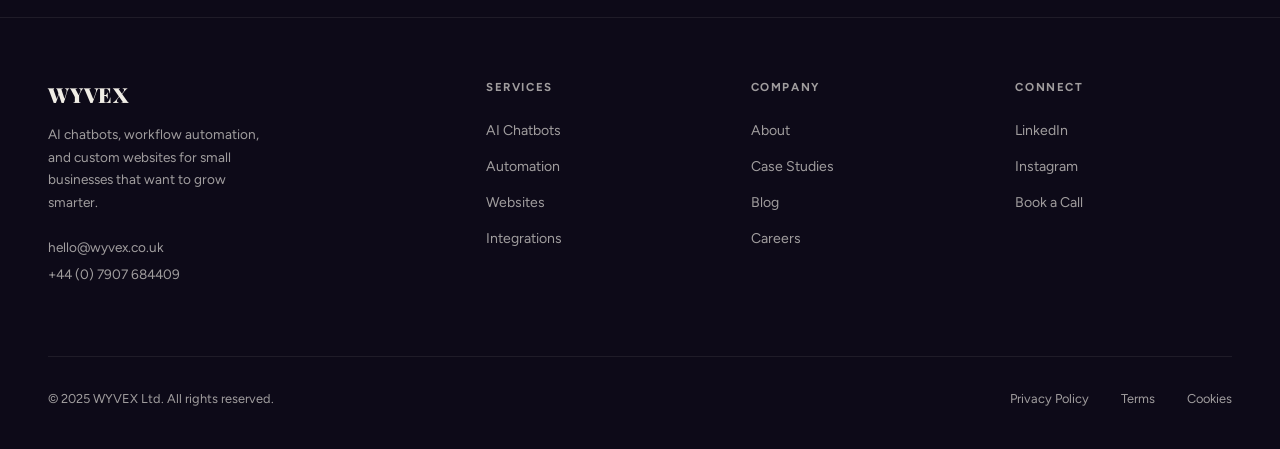
<file: automation.html>
<!DOCTYPE html>
<html lang="en">
<head>
  <meta charset="UTF-8"/>
  <meta name="viewport" content="width=device-width, initial-scale=1.0"/>
  <title>Workflow Automation Services | WYVEX — AI for Small Business</title>
  <meta name="description" content="WYVEX automates repetitive business tasks — emails, bookings, invoices and more. Save 20+ hours a week with custom AI workflows. Free discovery call."/>
  <meta name="robots" content="index, follow"/>
  <link rel="canonical" href="https://wyvex.co.uk/automation"/>
  <link rel="icon" type="image/svg+xml" href="images/favicon.svg"/>
  <meta name="theme-color" content="#0D0A18"/>
  <meta property="og:type" content="website"/>
  <meta property="og:site_name" content="WYVEX"/>
  <meta property="og:title" content="Workflow Automation | WYVEX"/>
  <meta property="og:description" content="Save 20+ hours a week with custom AI workflow automation for your business."/>
  <meta property="og:url" content="https://wyvex.co.uk/automation"/>
  <meta property="og:image" content="https://wyvex.co.uk/images/og-image.svg"/>
  <link rel="preconnect" href="https://fonts.googleapis.com"/>
  <link rel="preconnect" href="https://fonts.gstatic.com" crossorigin/>
  <link href="https://fonts.googleapis.com/css2?family=Playfair+Display:ital,wght@0,400;0,700;0,900;1,400;1,700&family=Figtree:wght@300;400;500;600&display=swap" rel="stylesheet"/>
  <link rel="stylesheet" href="css/style.css"/>
</head>
<body>

<!-- CURSOR -->
<div id="cursor"></div>
<div id="cursor-ring"></div>

<!-- NAV -->
<nav id="nav">
  <a href="index.html" class="nav-logo">WYVEX</a>
  <ul class="nav-links" id="nav-links">
    <li><a href="index.html#services">Services</a></li>
    <li><a href="index.html#how">How it Works</a></li>
    <li><a href="case-studies.html">Work</a></li>
    <li><a href="index.html#testimonials">Reviews</a></li>
    <li><a href="index.html#cta" class="nav-btn">Book a Free Call</a></li>
  </ul>
  <button class="theme-toggle" id="theme-toggle" title="Toggle light/dark theme">
    <span class="theme-toggle-icon">☀️</span>
    <span id="theme-label">Light</span>
  </button>
  <div class="nav-burger" id="burger"><span></span><span></span><span></span></div>
</nav>

<!-- PAGE CONTENT -->
<section id="hero" style="min-height:auto;padding-top:180px;padding-bottom:100px">
  <div class="wrap" style="max-width:900px;margin:0 auto">
    <div class="reveal">
      <span class="s-number">Service — Workflow Automation</span>
      <h1 class="s-title" style="font-size:3.5rem">Stop doing manually<br>what AI can do <em>instantly</em></h1>
    </div>
    <p style="color:var(--muted);line-height:1.8;font-size:1.05rem;margin-top:2rem;max-width:650px" class="reveal delay-1">
      We connect your apps, eliminate repetitive tasks, and build intelligent workflows that run automatically — so you can focus on the work that actually grows your business.
    </p>

    <!-- What we automate -->
    <div style="margin-top:4rem" class="reveal delay-2">
      <div style="font-family:'Playfair Display',serif;font-size:1.4rem;font-weight:700;margin-bottom:1.5rem;color:var(--paper)">What we automate for you</div>
      <div style="display:grid;grid-template-columns:1fr 1fr;gap:1.5rem">
        <div style="padding:1.5rem;border:1px solid var(--line);border-radius:4px">
          <div style="color:var(--lime);font-size:1.25rem;margin-bottom:0.75rem">📧</div>
          <div style="font-weight:600;color:var(--paper);margin-bottom:0.5rem">Email & Follow-ups</div>
          <div style="font-size:0.9rem;color:var(--muted);line-height:1.7">Automatic follow-up sequences, welcome emails, appointment reminders, and re-engagement campaigns.</div>
        </div>
        <div style="padding:1.5rem;border:1px solid var(--line);border-radius:4px">
          <div style="color:var(--lime);font-size:1.25rem;margin-bottom:0.75rem">🧾</div>
          <div style="font-weight:600;color:var(--paper);margin-bottom:0.5rem">Invoicing & Payments</div>
          <div style="font-size:0.9rem;color:var(--muted);line-height:1.7">Auto-generate and send invoices when a job is complete, chase late payments, and update your accounts.</div>
        </div>
        <div style="padding:1.5rem;border:1px solid var(--line);border-radius:4px">
          <div style="color:var(--lime);font-size:1.25rem;margin-bottom:0.75rem">📋</div>
          <div style="font-weight:600;color:var(--paper);margin-bottom:0.5rem">CRM & Data Entry</div>
          <div style="font-size:0.9rem;color:var(--muted);line-height:1.7">New leads automatically logged, tagged, and assigned. No more copy-pasting between tools.</div>
        </div>
        <div style="padding:1.5rem;border:1px solid var(--line);border-radius:4px">
          <div style="color:var(--lime);font-size:1.25rem;margin-bottom:0.75rem">📅</div>
          <div style="font-weight:600;color:var(--paper);margin-bottom:0.5rem">Scheduling & Bookings</div>
          <div style="font-size:0.9rem;color:var(--muted);line-height:1.7">Sync appointments across Google Calendar, Calendly, and your website with zero double-booking.</div>
        </div>
        <div style="padding:1.5rem;border:1px solid var(--line);border-radius:4px">
          <div style="color:var(--lime);font-size:1.25rem;margin-bottom:0.75rem">📱</div>
          <div style="font-weight:600;color:var(--paper);margin-bottom:0.5rem">SMS Reminders</div>
          <div style="font-size:0.9rem;color:var(--muted);line-height:1.7">Automated text reminders reduce no-shows by up to 60% — sent at exactly the right time.</div>
        </div>
        <div style="padding:1.5rem;border:1px solid var(--line);border-radius:4px">
          <div style="color:var(--lime);font-size:1.25rem;margin-bottom:0.75rem">🔄</div>
          <div style="font-weight:600;color:var(--paper);margin-bottom:0.5rem">App-to-App Syncing</div>
          <div style="font-size:0.9rem;color:var(--muted);line-height:1.7">Zapier, Make, n8n — we connect your stack so data flows where it needs to go, automatically.</div>
        </div>
      </div>
    </div>

    <!-- Pricing -->
    <div style="margin-top:4rem;padding:2rem;background:rgba(200,240,74,0.07);border:1px solid rgba(200,240,74,0.3);border-radius:8px" class="reveal delay-3">
      <div style="display:flex;align-items:center;justify-content:space-between;flex-wrap:wrap;gap:1rem">
        <div>
          <div style="font-family:'Playfair Display',serif;font-size:2rem;font-weight:900;color:var(--lime)">From £120<span style="font-size:1rem;font-weight:400;color:var(--muted)">/mo</span></div>
          <div style="color:var(--muted);font-size:0.9rem;margin-top:0.25rem">Includes full build, monitoring, and ongoing optimisation</div>
        </div>
        <a href="index.html#cta" style="display:inline-block;padding:0.9rem 2rem;background:var(--lime);color:var(--ink);border-radius:4px;font-weight:700;text-decoration:none;transition:background 0.2s ease">Get Started Free →</a>
      </div>
    </div>
  </div>
</section>

<!-- FOOTER -->
<footer style="margin-top:140px">
  <div class="wrap">
    <div class="footer-grid">
      <div>
        <div class="fg-logo">WYVEX</div>
        <div class="fg-desc">AI chatbots, workflow automation, and custom websites for small businesses that want to grow smarter.</div>
        <div class="fg-contact">
          <a href="mailto:hello@wyvex.co.uk">hello@wyvex.co.uk</a>
          <a href="tel:+447907684409">+44 (0) 7907 684409</a>
        </div>
      </div>
      <div>
        <div class="fc-head">Services</div>
        <ul class="fc-links">
          <li><a href="chatbots.html">AI Chatbots</a></li>
          <li><a href="automation.html">Automation</a></li>
          <li><a href="websites.html">Websites</a></li>
          <li><a href="integrations.html">Integrations</a></li>
        </ul>
      </div>
      <div>
        <div class="fc-head">Company</div>
        <ul class="fc-links">
          <li><a href="about.html">About</a></li>
          <li><a href="case-studies.html">Case Studies</a></li>
          <li><a href="blog.html">Blog</a></li>
          <li><a href="careers.html">Careers</a></li>
        </ul>
      </div>
      <div>
        <div class="fc-head">Connect</div>
        <ul class="fc-links">
          <li><a href="https://www.linkedin.com/in/alli-ashiru-757749340/">LinkedIn</a></li>
          <li><a href="https://www.instagram.com/wyvex_hq/">Instagram</a></li>
          <li><a href="index.html#cta">Book a Call</a></li>
        </ul>
      </div>
    </div>
    <div class="footer-bottom">
      <span>© 2025 WYVEX Ltd. All rights reserved.</span>
      <div class="footer-bottom-links">
        <a href="privacy-policy.html">Privacy Policy</a>
        <a href="terms.html">Terms</a>
        <a href="cookies.html">Cookies</a>
      </div>
    </div>
  </div>
</footer>

<script src="js/script.js"></script>
</body>
</html>
</file>
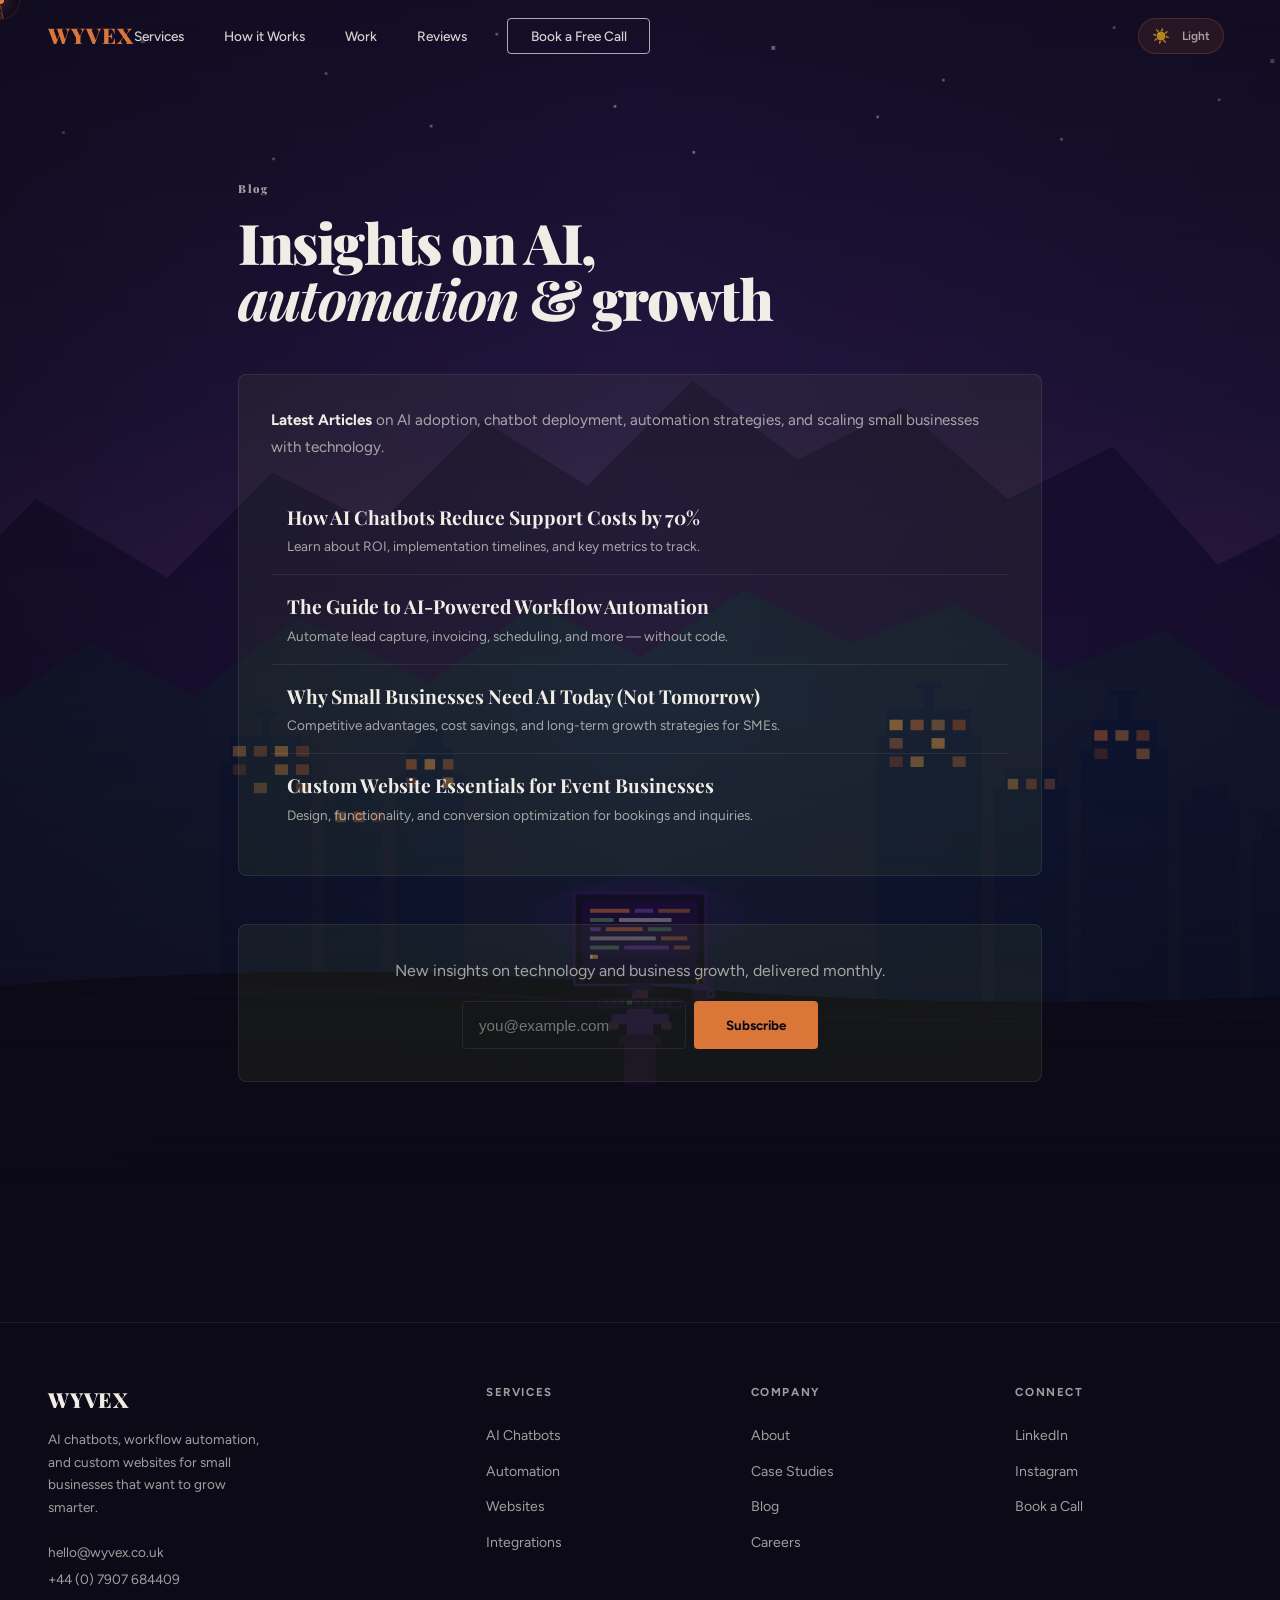
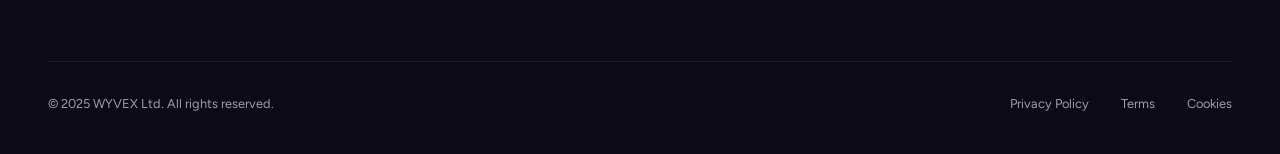
<file: blog.html>
<!DOCTYPE html>
<html lang="en">
<head>
  <meta charset="UTF-8"/>
  <meta name="viewport" content="width=device-width, initial-scale=1.0"/>
  <title>Blog — AI Tips for Small Business | WYVEX</title>
  <meta name="description" content="Practical guides on AI chatbots, workflow automation, and website strategy for small business owners. Written by the WYVEX team."/>
  <meta name="robots" content="index, follow"/>
  <link rel="canonical" href="https://wyvex.co.uk/blog"/>
  <link rel="icon" type="image/svg+xml" href="images/favicon.svg"/>
  <meta name="theme-color" content="#0D0A18"/>
  <meta property="og:type" content="website"/>
  <meta property="og:site_name" content="WYVEX"/>
  <meta property="og:title" content="Blog | WYVEX"/>
  <meta property="og:description" content="Practical guides on AI, automation, and website strategy for small businesses."/>
  <meta property="og:url" content="https://wyvex.co.uk/blog"/>
  <meta property="og:image" content="https://wyvex.co.uk/images/og-image.svg"/>
  <link rel="preconnect" href="https://fonts.googleapis.com"/>
  <link rel="preconnect" href="https://fonts.gstatic.com" crossorigin/>
  <link href="https://fonts.googleapis.com/css2?family=Playfair+Display:ital,wght@0,400;0,700;0,900;1,400;1,700&family=Figtree:wght@300;400;500;600&display=swap" rel="stylesheet"/>
  <link rel="stylesheet" href="css/style.css"/>
</head>
<body>

<!-- CURSOR -->
<div id="cursor"></div>
<div id="cursor-ring"></div>

<!-- NAV -->
<nav id="nav">
  <a href="index.html" class="nav-logo">WYVEX</a>
  <ul class="nav-links" id="nav-links">
    <li><a href="index.html#services">Services</a></li>
    <li><a href="index.html#how">How it Works</a></li>
    <li><a href="case-studies.html">Work</a></li>
    <li><a href="index.html#testimonials">Reviews</a></li>
    <li><a href="index.html#cta" class="nav-btn">Book a Free Call</a></li>
  </ul>
  <button class="theme-toggle" id="theme-toggle" title="Toggle light/dark theme">
    <span class="theme-toggle-icon">☀️</span>
    <span id="theme-label">Light</span>
  </button>
  <div class="nav-burger" id="burger"><span></span><span></span><span></span></div>
</nav>

<!-- BLOG SECTION -->
<section id="hero" style="min-height:auto;padding:140px 0 100px;padding-top:180px">
  <div class="wrap" style="max-width:900px;margin:0 auto">
    <div class="reveal">
      <span class="s-number">Blog</span>
      <h1 class="s-title" style="font-size:3.5rem">Insights on AI,<br><em>automation</em> & growth</h1>
    </div>

    <div style="margin-top:3rem;padding:2rem;background:rgba(200,240,74,0.05);border:1px solid var(--line);border-radius:8px" class="reveal delay-1">
      <div style="color:var(--muted);font-size:0.95rem;line-height:1.8;margin-bottom:1.5rem">
        <strong style="color:var(--paper)">Latest Articles</strong> on AI adoption, chatbot deployment, automation strategies, and scaling small businesses with technology.
      </div>
      <ul style="list-style:none;padding:0;margin:0">
        <li style="padding:1rem;border-bottom:1px solid var(--line)">
          <div style="font-family:'Playfair Display',serif;font-size:1.2rem;font-weight:700;color:var(--paper)"><a href="javascript:void(0)" style="text-decoration:none;color:inherit">How AI Chatbots Reduce Support Costs by 70%</a></div>
          <div style="font-size:0.85rem;color:var(--muted);margin-top:0.25rem">Learn about ROI, implementation timelines, and key metrics to track.</div>
        </li>
        <li style="padding:1rem;border-bottom:1px solid var(--line)">
          <div style="font-family:'Playfair Display',serif;font-size:1.2rem;font-weight:700;color:var(--paper)"><a href="javascript:void(0)" style="text-decoration:none;color:inherit">The Guide to AI-Powered Workflow Automation</a></div>
          <div style="font-size:0.85rem;color:var(--muted);margin-top:0.25rem">Automate lead capture, invoicing, scheduling, and more — without code.</div>
        </li>
        <li style="padding:1rem;border-bottom:1px solid var(--line)">
          <div style="font-family:'Playfair Display',serif;font-size:1.2rem;font-weight:700;color:var(--paper)"><a href="javascript:void(0)" style="text-decoration:none;color:inherit">Why Small Businesses Need AI Today (Not Tomorrow)</a></div>
          <div style="font-size:0.85rem;color:var(--muted);margin-top:0.25rem">Competitive advantages, cost savings, and long-term growth strategies for SMEs.</div>
        </li>
        <li style="padding:1rem">
          <div style="font-family:'Playfair Display',serif;font-size:1.2rem;font-weight:700;color:var(--paper)"><a href="javascript:void(0)" style="text-decoration:none;color:inherit">Custom Website Essentials for Event Businesses</a></div>
          <div style="font-size:0.85rem;color:var(--muted);margin-top:0.25rem">Design, functionality, and conversion optimization for bookings and inquiries.</div>
        </li>
      </ul>
    </div>

    <div style="margin-top:3rem;padding:2rem;background:rgba(200,240,74,0.05);border:1px solid var(--line);border-radius:8px;text-align:center" class="reveal delay-2">
      <p style="color:var(--muted);font-size:1rem;line-height:1.8;margin-bottom:1rem">New insights on technology and business growth, delivered monthly.</p>
      <form style="display:flex;gap:0.5rem;justify-content:center;flex-wrap:wrap">
        <input type="email" placeholder="you@example.com" style="padding:0.9rem 1rem;border:1px solid var(--line);border-radius:4px;font-size:0.95rem;background:transparent;color:var(--paper);min-width:200px" required/>
        <button type="submit" style="padding:0.9rem 2rem;background:var(--lime);color:var(--ink);border:none;border-radius:4px;font-weight:700;cursor:pointer;transition:background 0.2s ease">Subscribe</button>
      </form>
    </div>
  </div>
</section>

<!-- FOOTER -->
<footer style="margin-top:140px">
  <div class="wrap">
    <div class="footer-grid">
      <div>
        <div class="fg-logo">WYVEX</div>
        <div class="fg-desc">AI chatbots, workflow automation, and custom websites for small businesses that want to grow smarter.</div>
        <div class="fg-contact">
          <a href="mailto:hello@wyvex.co.uk">hello@wyvex.co.uk</a>
          <a href="tel:+447907684409">+44 (0) 7907 684409</a>
        </div>
      </div>
      <div>
        <div class="fc-head">Services</div>
        <ul class="fc-links">
          <li><a href="chatbots.html">AI Chatbots</a></li>
          <li><a href="automation.html">Automation</a></li>
          <li><a href="websites.html">Websites</a></li>
          <li><a href="integrations.html">Integrations</a></li>
        </ul>
      </div>
      <div>
        <div class="fc-head">Company</div>
        <ul class="fc-links">
          <li><a href="about.html">About</a></li>
          <li><a href="case-studies.html">Case Studies</a></li>
          <li><a href="blog.html">Blog</a></li>
          <li><a href="careers.html">Careers</a></li>
        </ul>
      </div>
      <div>
        <div class="fc-head">Connect</div>
        <ul class="fc-links">
          <li><a href="https://www.linkedin.com/in/alli-ashiru-757749340/">LinkedIn</a></li>
          <li><a href="https://www.instagram.com/wyvex_hq/">Instagram</a></li>
          <li><a href="index.html#cta">Book a Call</a></li>
        </ul>
      </div>
    </div>
    <div class="footer-bottom">
      <span>© 2025 WYVEX Ltd. All rights reserved.</span>
      <div class="footer-bottom-links">
        <a href="privacy-policy.html">Privacy Policy</a>
        <a href="terms.html">Terms</a>
        <a href="cookies.html">Cookies</a>
      </div>
    </div>
  </div>
</footer>

<script src="js/script.js"></script>
</body>
</html>
</file>
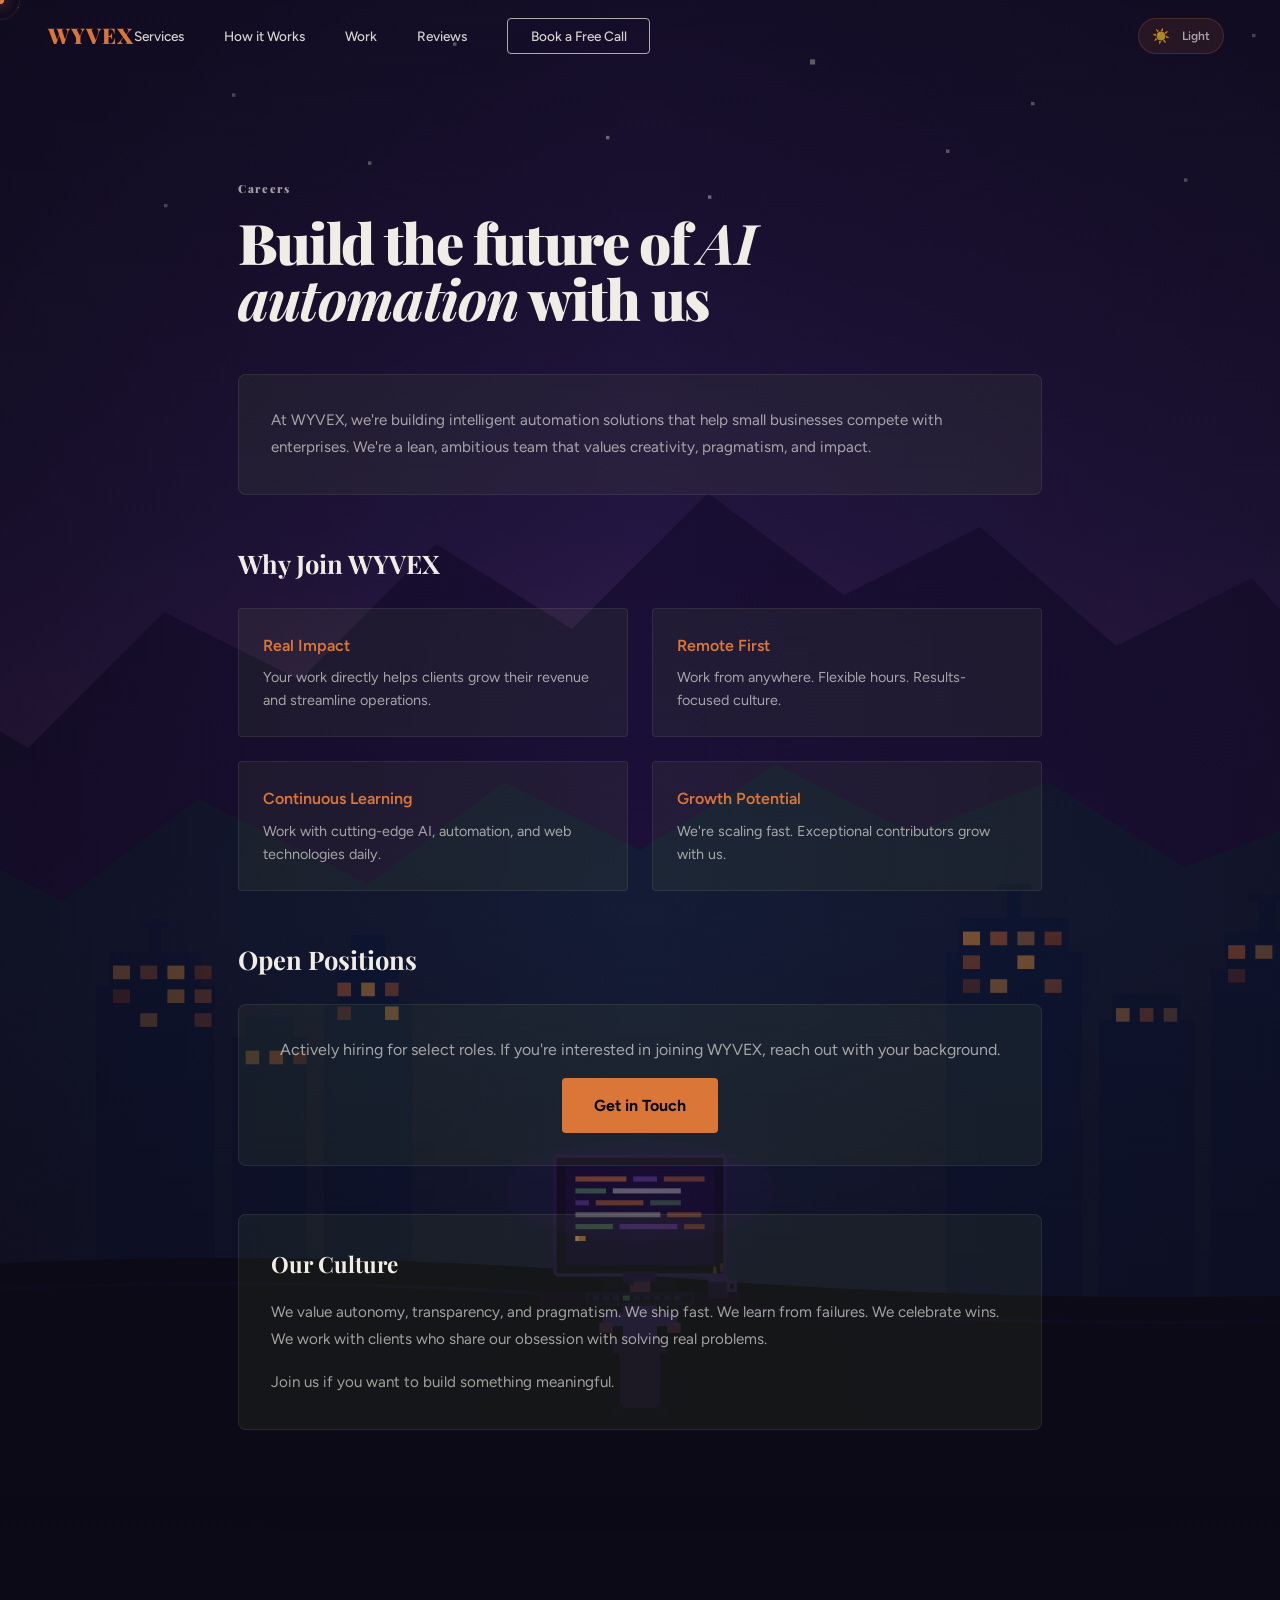
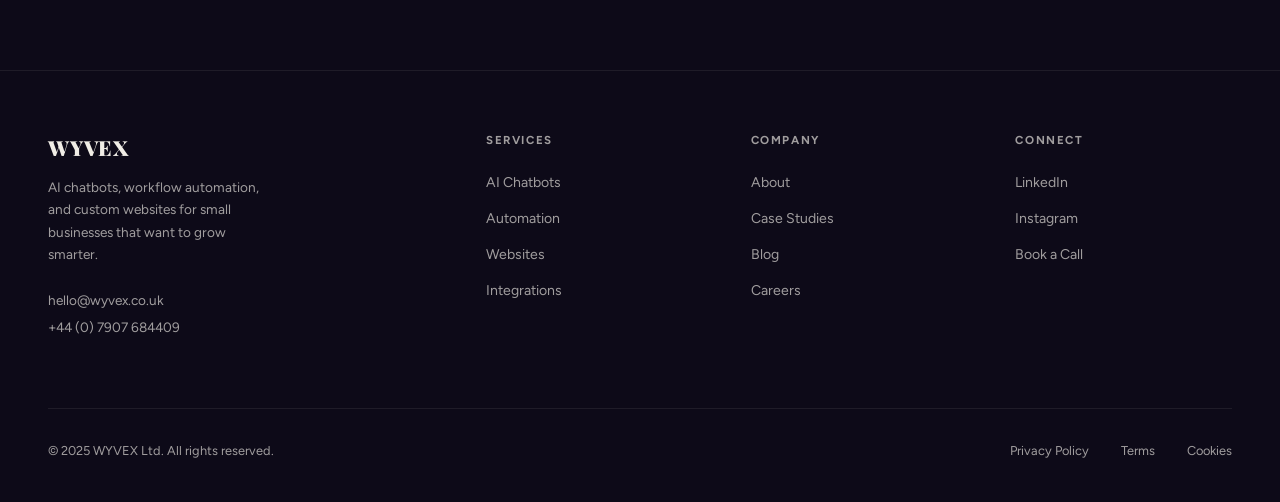
<file: careers.html>
<!DOCTYPE html>
<html lang="en">
<head>
  <meta charset="UTF-8"/>
  <meta name="viewport" content="width=device-width, initial-scale=1.0"/>
  <title>Careers at WYVEX — Join Our AI Team</title>
  <meta name="description" content="Work at WYVEX. We're building AI tools for small businesses and always looking for motivated people to join our team."/>
  <meta name="robots" content="index, follow"/>
  <link rel="canonical" href="https://wyvex.co.uk/careers"/>
  <link rel="icon" type="image/svg+xml" href="images/favicon.svg"/>
  <meta name="theme-color" content="#0D0A18"/>
  <meta property="og:type" content="website"/>
  <meta property="og:site_name" content="WYVEX"/>
  <meta property="og:title" content="Careers | WYVEX"/>
  <meta property="og:description" content="Join the WYVEX team building AI tools for small businesses."/>
  <meta property="og:url" content="https://wyvex.co.uk/careers"/>
  <meta property="og:image" content="https://wyvex.co.uk/images/og-image.svg"/>
  <link rel="preconnect" href="https://fonts.googleapis.com"/>
  <link rel="preconnect" href="https://fonts.gstatic.com" crossorigin/>
  <link href="https://fonts.googleapis.com/css2?family=Playfair+Display:ital,wght@0,400;0,700;0,900;1,400;1,700&family=Figtree:wght@300;400;500;600&display=swap" rel="stylesheet"/>
  <link rel="stylesheet" href="css/style.css"/>
</head>
<body>

<!-- CURSOR -->
<div id="cursor"></div>
<div id="cursor-ring"></div>

<!-- NAV -->
<nav id="nav">
  <a href="index.html" class="nav-logo">WYVEX</a>
  <ul class="nav-links" id="nav-links">
    <li><a href="index.html#services">Services</a></li>
    <li><a href="index.html#how">How it Works</a></li>
    <li><a href="case-studies.html">Work</a></li>
    <li><a href="index.html#testimonials">Reviews</a></li>
    <li><a href="index.html#cta" class="nav-btn">Book a Free Call</a></li>
  </ul>
  <button class="theme-toggle" id="theme-toggle" title="Toggle light/dark theme">
    <span class="theme-toggle-icon">☀️</span>
    <span id="theme-label">Light</span>
  </button>
  <div class="nav-burger" id="burger"><span></span><span></span><span></span></div>
</nav>

<!-- CAREERS SECTION -->
<section id="hero" style="min-height:auto;padding:140px 0 100px;padding-top:180px">
  <div class="wrap" style="max-width:900px;margin:0 auto">
    <div class="reveal">
      <span class="s-number">Careers</span>
      <h1 class="s-title" style="font-size:3.5rem">Build the future of <em>AI automation</em> with us</h1>
    </div>

    <div style="margin-top:3rem;padding:2rem;background:rgba(200,240,74,0.05);border:1px solid var(--line);border-radius:8px;margin-bottom:3rem" class="reveal delay-1">
      <div style="color:var(--muted);font-size:0.95rem;line-height:1.8">
        <p style="margin:0">At WYVEX, we're building intelligent automation solutions that help small businesses compete with enterprises. We're a lean, ambitious team that values creativity, pragmatism, and impact.</p>
      </div>
    </div>

    <!-- Why Join WYVEX -->
    <div style="margin-bottom:3rem" class="reveal delay-2">
      <div style="font-family:'Playfair Display',serif;font-size:1.6rem;font-weight:700;margin-bottom:1.5rem;color:var(--paper)">Why Join WYVEX</div>
      <ul style="list-style:none;padding:0;margin:0;display:grid;grid-template-columns:1fr 1fr;gap:1.5rem">
        <li style="padding:1.5rem;background:rgba(200,240,74,0.05);border:1px solid var(--line);border-radius:4px">
          <div style="font-weight:600;color:var(--lime);margin-bottom:0.5rem">Real Impact</div>
          <div style="font-size:0.9rem;color:var(--muted)">Your work directly helps clients grow their revenue and streamline operations.</div>
        </li>
        <li style="padding:1.5rem;background:rgba(200,240,74,0.05);border:1px solid var(--line);border-radius:4px">
          <div style="font-weight:600;color:var(--lime);margin-bottom:0.5rem">Remote First</div>
          <div style="font-size:0.9rem;color:var(--muted)">Work from anywhere. Flexible hours. Results-focused culture.</div>
        </li>
        <li style="padding:1.5rem;background:rgba(200,240,74,0.05);border:1px solid var(--line);border-radius:4px">
          <div style="font-weight:600;color:var(--lime);margin-bottom:0.5rem">Continuous Learning</div>
          <div style="font-size:0.9rem;color:var(--muted)">Work with cutting-edge AI, automation, and web technologies daily.</div>
        </li>
        <li style="padding:1.5rem;background:rgba(200,240,74,0.05);border:1px solid var(--line);border-radius:4px">
          <div style="font-weight:600;color:var(--lime);margin-bottom:0.5rem">Growth Potential</div>
          <div style="font-size:0.9rem;color:var(--muted)">We're scaling fast. Exceptional contributors grow with us.</div>
        </li>
      </ul>
    </div>

    <!-- Open Positions -->
    <div style="margin-bottom:3rem" class="reveal delay-3">
      <div style="font-family:'Playfair Display',serif;font-size:1.6rem;font-weight:700;margin-bottom:1.5rem;color:var(--paper)">Open Positions</div>
      <div style="padding:2rem;background:rgba(200,240,74,0.05);border:1px solid var(--line);border-radius:8px;text-align:center;color:var(--muted)">
        <p>Actively hiring for select roles. If you're interested in joining WYVEX, reach out with your background.</p>
        <a href="index.html#cta" style="display:inline-block;margin-top:1rem;padding:0.9rem 2rem;background:var(--lime);color:var(--ink);border-radius:4px;font-weight:700;text-decoration:none;transition:background 0.2s ease">Get in Touch</a>
      </div>
    </div>

    <!-- Culture -->
    <div style="padding:2rem;background:rgba(200,240,74,0.05);border:1px solid var(--line);border-radius:8px" class="reveal delay-4">
      <div style="font-family:'Playfair Display',serif;font-size:1.4rem;font-weight:700;margin-bottom:1rem;color:var(--paper)">Our Culture</div>
      <div style="color:var(--muted);font-size:0.95rem;line-height:1.8">
        <p>We value autonomy, transparency, and pragmatism. We ship fast. We learn from failures. We celebrate wins. We work with clients who share our obsession with solving real problems.</p>
        <p style="margin-top:1rem">Join us if you want to build something meaningful.</p>
      </div>
    </div>
  </div>
</section>

<!-- FOOTER -->
<footer style="margin-top:140px">
  <div class="wrap">
    <div class="footer-grid">
      <div>
        <div class="fg-logo">WYVEX</div>
        <div class="fg-desc">AI chatbots, workflow automation, and custom websites for small businesses that want to grow smarter.</div>
        <div class="fg-contact">
          <a href="mailto:hello@wyvex.co.uk">hello@wyvex.co.uk</a>
          <a href="tel:+447907684409">+44 (0) 7907 684409</a>
        </div>
      </div>
      <div>
        <div class="fc-head">Services</div>
        <ul class="fc-links">
          <li><a href="chatbots.html">AI Chatbots</a></li>
          <li><a href="automation.html">Automation</a></li>
          <li><a href="websites.html">Websites</a></li>
          <li><a href="integrations.html">Integrations</a></li>
        </ul>
      </div>
      <div>
        <div class="fc-head">Company</div>
        <ul class="fc-links">
          <li><a href="about.html">About</a></li>
          <li><a href="case-studies.html">Case Studies</a></li>
          <li><a href="blog.html">Blog</a></li>
          <li><a href="careers.html">Careers</a></li>
        </ul>
      </div>
      <div>
        <div class="fc-head">Connect</div>
        <ul class="fc-links">
          <li><a href="https://www.linkedin.com/in/alli-ashiru-757749340/">LinkedIn</a></li>
          <li><a href="https://www.instagram.com/wyvex_hq/">Instagram</a></li>
          <li><a href="index.html#cta">Book a Call</a></li>
        </ul>
      </div>
    </div>
    <div class="footer-bottom">
      <span>© 2025 WYVEX Ltd. All rights reserved.</span>
      <div class="footer-bottom-links">
        <a href="privacy-policy.html">Privacy Policy</a>
        <a href="terms.html">Terms</a>
        <a href="cookies.html">Cookies</a>
      </div>
    </div>
  </div>
</footer>

<script src="js/script.js"></script>
</body>
</html>
</file>
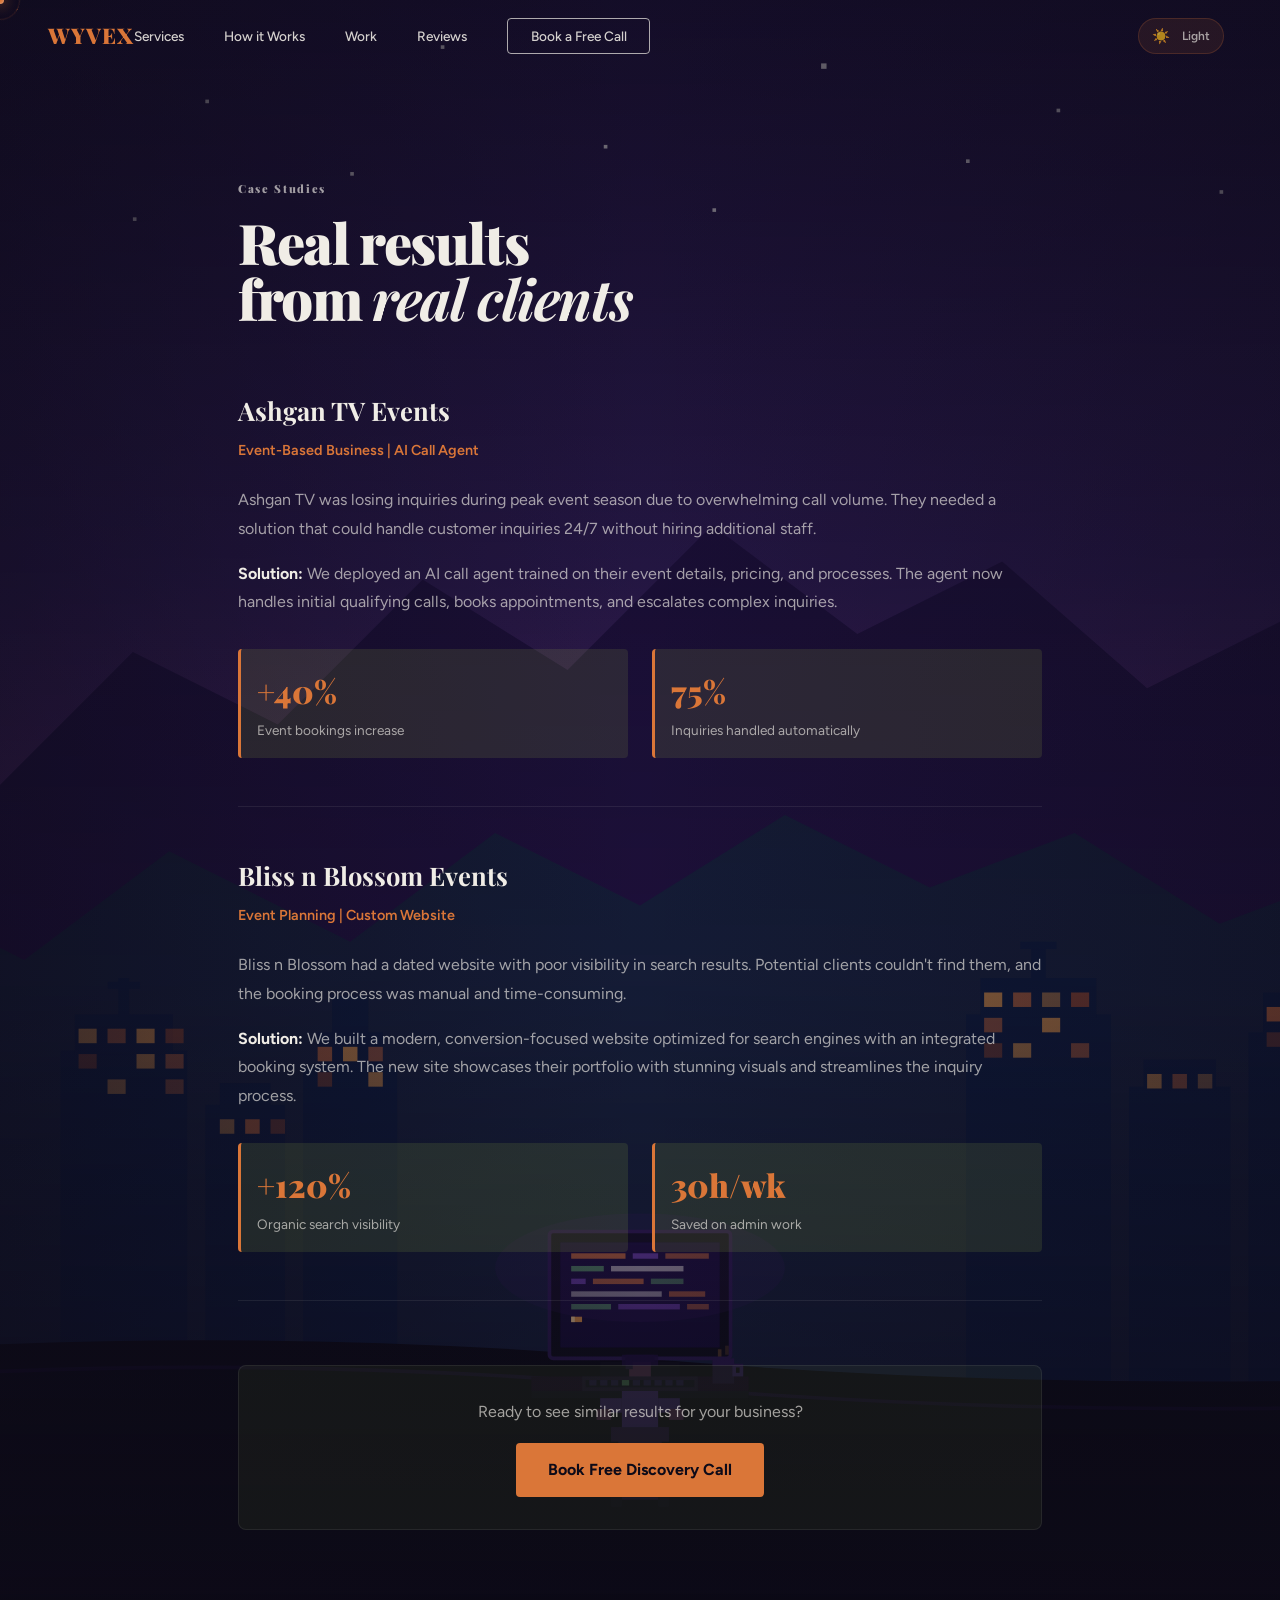
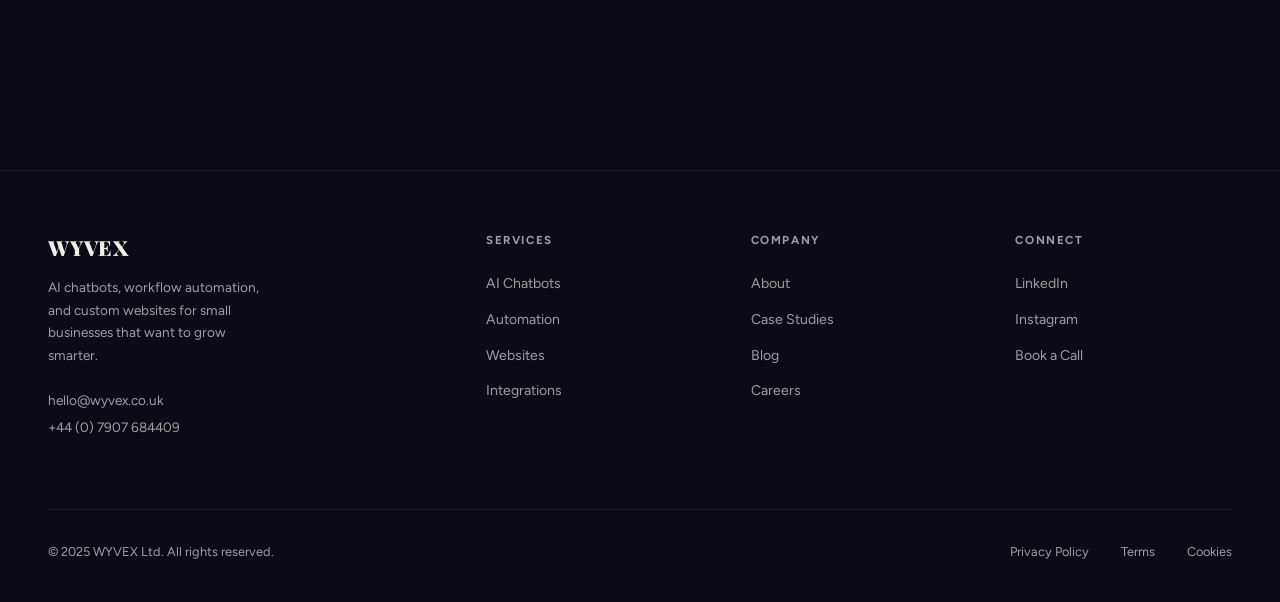
<file: case-studies.html>
<!DOCTYPE html>
<html lang="en">
<head>
  <meta charset="UTF-8"/>
  <meta name="viewport" content="width=device-width, initial-scale=1.0"/>
  <title>Case Studies — Real Results with AI | WYVEX</title>
  <meta name="description" content="See how WYVEX has transformed small businesses with AI chatbots, automation, and custom websites. Real results, real clients."/>
  <meta name="robots" content="index, follow"/>
  <link rel="canonical" href="https://wyvex.co.uk/case-studies"/>
  <link rel="icon" type="image/svg+xml" href="images/favicon.svg"/>
  <meta name="theme-color" content="#0D0A18"/>
  <meta property="og:type" content="website"/>
  <meta property="og:site_name" content="WYVEX"/>
  <meta property="og:title" content="Case Studies | WYVEX"/>
  <meta property="og:description" content="Real results from AI chatbots, automation, and custom websites for small businesses."/>
  <meta property="og:url" content="https://wyvex.co.uk/case-studies"/>
  <meta property="og:image" content="https://wyvex.co.uk/images/og-image.svg"/>
  <link rel="preconnect" href="https://fonts.googleapis.com"/>
  <link rel="preconnect" href="https://fonts.gstatic.com" crossorigin/>
  <link href="https://fonts.googleapis.com/css2?family=Playfair+Display:ital,wght@0,400;0,700;0,900;1,400;1,700&family=Figtree:wght@300;400;500;600&display=swap" rel="stylesheet"/>
  <link rel="stylesheet" href="css/style.css"/>
</head>
<body>

<!-- CURSOR -->
<div id="cursor"></div>
<div id="cursor-ring"></div>

<!-- NAV -->
<nav id="nav">
  <a href="index.html" class="nav-logo">WYVEX</a>
  <ul class="nav-links" id="nav-links">
    <li><a href="index.html#services">Services</a></li>
    <li><a href="index.html#how">How it Works</a></li>
    <li><a href="case-studies.html">Work</a></li>
    <li><a href="index.html#testimonials">Reviews</a></li>
    <li><a href="index.html#cta" class="nav-btn">Book a Free Call</a></li>
  </ul>
  <button class="theme-toggle" id="theme-toggle" title="Toggle light/dark theme">
    <span class="theme-toggle-icon">☀️</span>
    <span id="theme-label">Light</span>
  </button>
  <div class="nav-burger" id="burger"><span></span><span></span><span></span></div>
</nav>

<!-- CASE STUDIES SECTION -->
<section id="hero" style="min-height:auto;padding:140px 0 100px;padding-top:180px">
  <div class="wrap" style="max-width:900px;margin:0 auto">
    <div class="reveal">
      <span class="s-number">Case Studies</span>
      <h1 class="s-title" style="font-size:3.5rem">Real results<br>from <em>real clients</em></h1>
    </div>

    <div style="margin-top:4rem">
      <!-- Ashgan TV -->
      <div style="margin-bottom:3rem;padding-bottom:3rem;border-bottom:1px solid var(--line)" class="reveal delay-1">
        <div style="font-family:'Playfair Display',serif;font-size:1.6rem;font-weight:700;margin-bottom:0.5rem;color:var(--paper)">Ashgan TV Events</div>
        <div style="color:var(--lime);font-size:0.9rem;font-weight:600;margin-bottom:1.5rem">Event-Based Business | AI Call Agent</div>
        <p style="color:var(--muted);line-height:1.8;margin-bottom:1rem">Ashgan TV was losing inquiries during peak event season due to overwhelming call volume. They needed a solution that could handle customer inquiries 24/7 without hiring additional staff.</p>
        <p style="color:var(--muted);line-height:1.8;margin-bottom:1rem"><strong style="color:var(--paper)">Solution:</strong> We deployed an AI call agent trained on their event details, pricing, and processes. The agent now handles initial qualifying calls, books appointments, and escalates complex inquiries.</p>
        <div style="display:grid;grid-template-columns:1fr 1fr;gap:1.5rem;margin-top:2rem">
          <div style="padding:1rem;background:rgba(200,240,74,0.1);border-radius:4px;border-left:3px solid var(--lime)">
            <div style="font-size:2rem;font-weight:900;color:var(--lime);font-family:'Playfair Display',serif">+40%</div>
            <div style="font-size:0.85rem;color:var(--muted);margin-top:0.25rem">Event bookings increase</div>
          </div>
          <div style="padding:1rem;background:rgba(200,240,74,0.1);border-radius:4px;border-left:3px solid var(--lime)">
            <div style="font-size:2rem;font-weight:900;color:var(--lime);font-family:'Playfair Display',serif">75%</div>
            <div style="font-size:0.85rem;color:var(--muted);margin-top:0.25rem">Inquiries handled automatically</div>
          </div>
        </div>
      </div>

      <!-- Bliss n Blossom -->
      <div style="margin-bottom:3rem;padding-bottom:3rem;border-bottom:1px solid var(--line)" class="reveal delay-2">
        <div style="font-family:'Playfair Display',serif;font-size:1.6rem;font-weight:700;margin-bottom:0.5rem;color:var(--paper)">Bliss n Blossom Events</div>
        <div style="color:var(--lime);font-size:0.9rem;font-weight:600;margin-bottom:1.5rem">Event Planning | Custom Website</div>
        <p style="color:var(--muted);line-height:1.8;margin-bottom:1rem">Bliss n Blossom had a dated website with poor visibility in search results. Potential clients couldn't find them, and the booking process was manual and time-consuming.</p>
        <p style="color:var(--muted);line-height:1.8;margin-bottom:1rem"><strong style="color:var(--paper)">Solution:</strong> We built a modern, conversion-focused website optimized for search engines with an integrated booking system. The new site showcases their portfolio with stunning visuals and streamlines the inquiry process.</p>
        <div style="display:grid;grid-template-columns:1fr 1fr;gap:1.5rem;margin-top:2rem">
          <div style="padding:1rem;background:rgba(200,240,74,0.1);border-radius:4px;border-left:3px solid var(--lime)">
            <div style="font-size:2rem;font-weight:900;color:var(--lime);font-family:'Playfair Display',serif">+120%</div>
            <div style="font-size:0.85rem;color:var(--muted);margin-top:0.25rem">Organic search visibility</div>
          </div>
          <div style="padding:1rem;background:rgba(200,240,74,0.1);border-radius:4px;border-left:3px solid var(--lime)">
            <div style="font-size:2rem;font-weight:900;color:var(--lime);font-family:'Playfair Display',serif">30h/wk</div>
            <div style="font-size:0.85rem;color:var(--muted);margin-top:0.25rem">Saved on admin work</div>
          </div>
        </div>
      </div>
    </div>

    <div style="margin-top:4rem;padding:2rem;background:rgba(200,240,74,0.05);border:1px solid var(--line);border-radius:8px;text-align:center" class="reveal delay-3">
      <p style="color:var(--muted);font-size:1rem;line-height:1.8">Ready to see similar results for your business?</p>
      <a href="index.html#cta" style="display:inline-block;margin-top:1rem;padding:0.9rem 2rem;background:var(--lime);color:var(--ink);border-radius:4px;font-weight:700;transition:background 0.2s ease">Book Free Discovery Call</a>
    </div>
  </div>
</section>

<!-- FOOTER -->
<footer style="margin-top:140px">
  <div class="wrap">
    <div class="footer-grid">
      <div>
        <div class="fg-logo">WYVEX</div>
        <div class="fg-desc">AI chatbots, workflow automation, and custom websites for small businesses that want to grow smarter.</div>
        <div class="fg-contact">
          <a href="mailto:hello@wyvex.co.uk">hello@wyvex.co.uk</a>
          <a href="tel:+447907684409">+44 (0) 7907 684409</a>
        </div>
      </div>
      <div>
        <div class="fc-head">Services</div>
        <ul class="fc-links">
          <li><a href="chatbots.html">AI Chatbots</a></li>
          <li><a href="automation.html">Automation</a></li>
          <li><a href="websites.html">Websites</a></li>
          <li><a href="integrations.html">Integrations</a></li>
        </ul>
      </div>
      <div>
        <div class="fc-head">Company</div>
        <ul class="fc-links">
          <li><a href="about.html">About</a></li>
          <li><a href="case-studies.html">Case Studies</a></li>
          <li><a href="blog.html">Blog</a></li>
          <li><a href="careers.html">Careers</a></li>
        </ul>
      </div>
      <div>
        <div class="fc-head">Connect</div>
        <ul class="fc-links">
          <li><a href="https://www.linkedin.com/in/alli-ashiru-757749340/">LinkedIn</a></li>
          <li><a href="https://www.instagram.com/wyvex_hq/">Instagram</a></li>
          <li><a href="index.html#cta">Book a Call</a></li>
        </ul>
      </div>
    </div>
    <div class="footer-bottom">
      <span>© 2025 WYVEX Ltd. All rights reserved.</span>
      <div class="footer-bottom-links">
        <a href="privacy-policy.html">Privacy Policy</a>
        <a href="terms.html">Terms</a>
        <a href="cookies.html">Cookies</a>
      </div>
    </div>
  </div>
</footer>

<script src="js/script.js"></script>
</body>
</html>
</file>
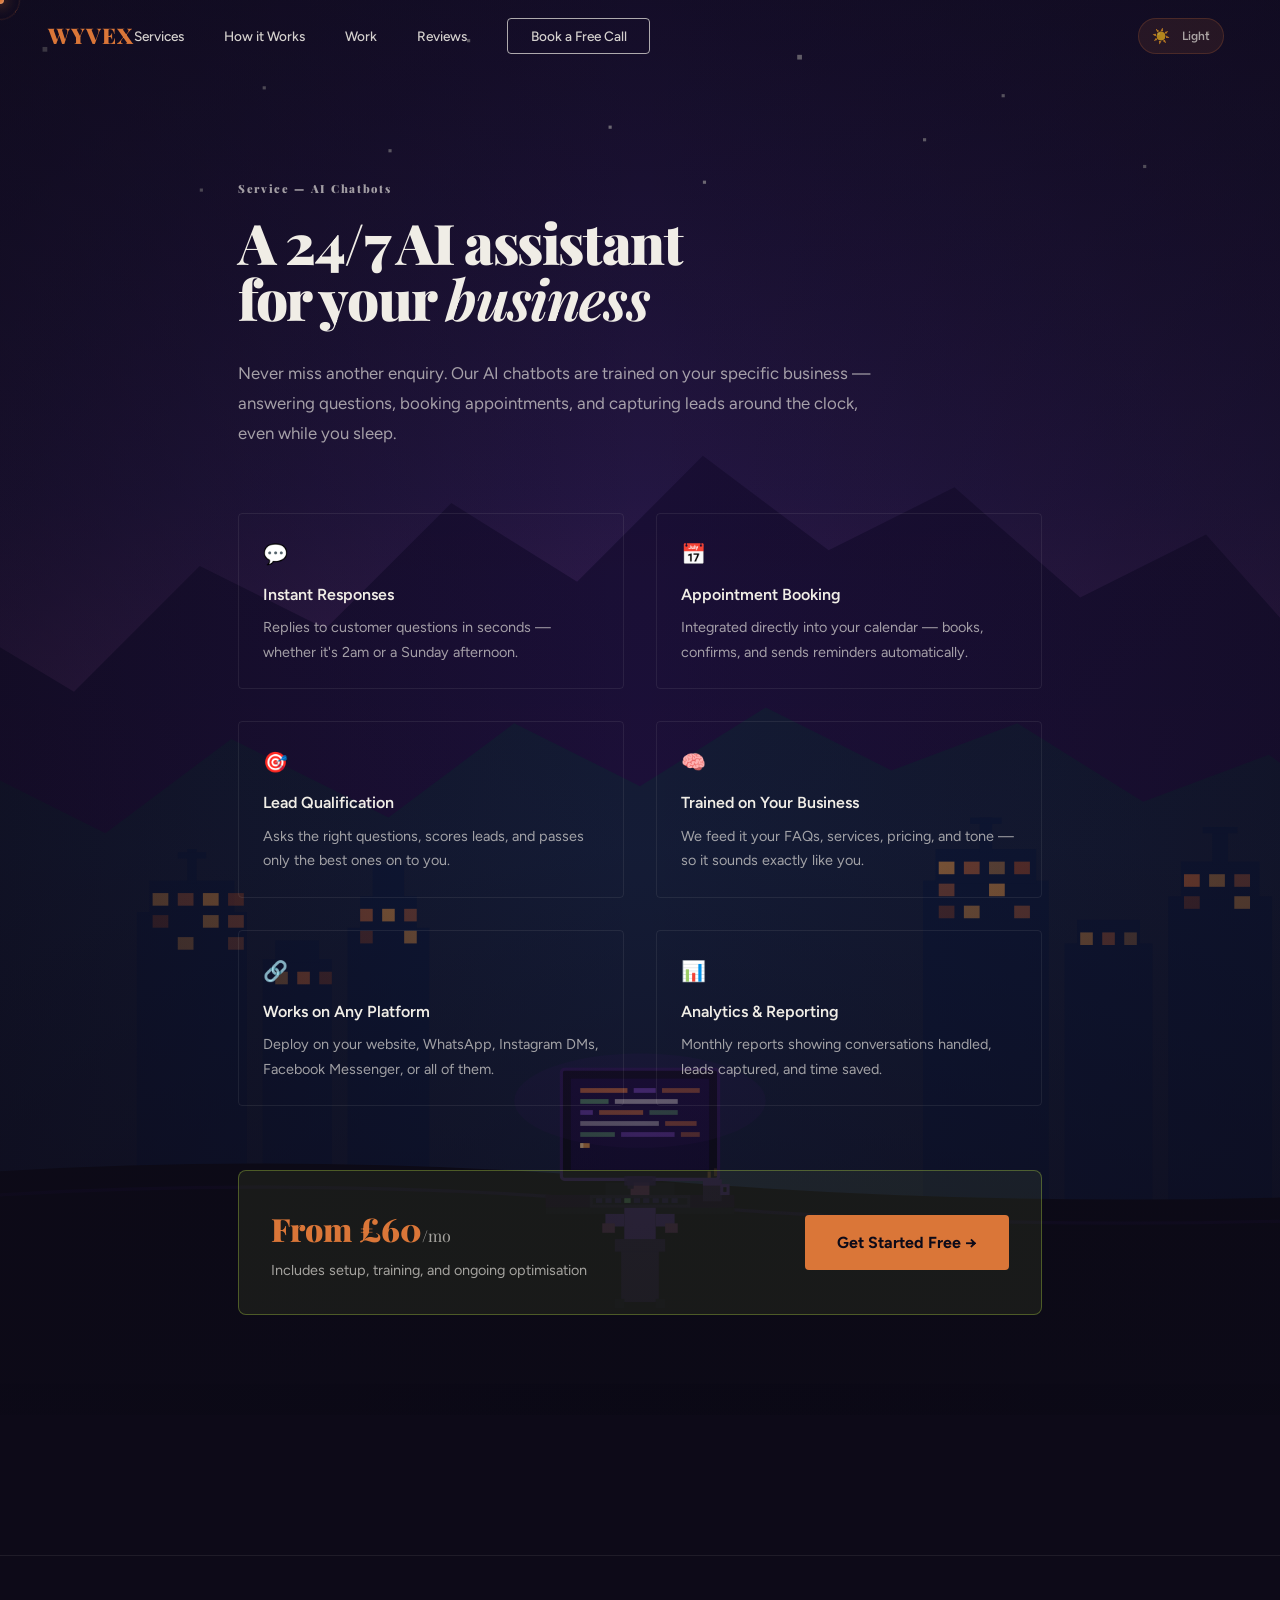
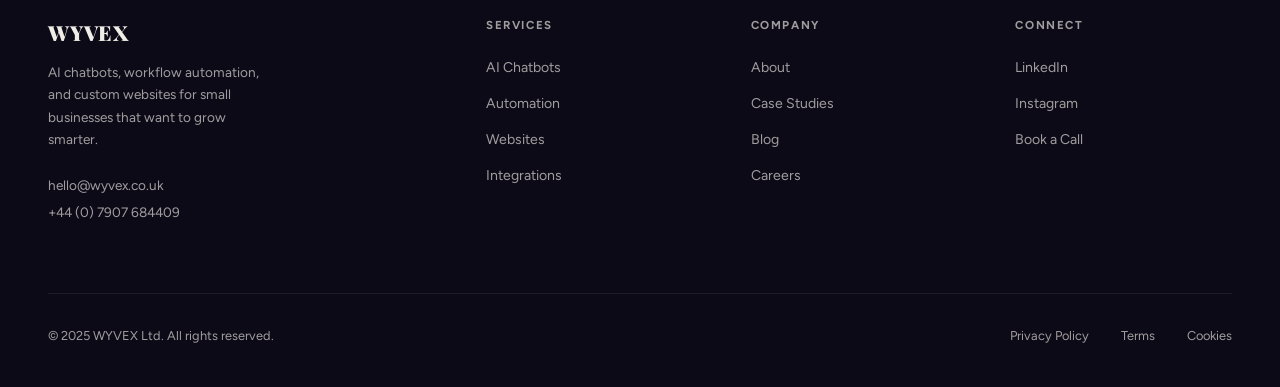
<file: chatbots.html>
<!DOCTYPE html>
<html lang="en">
<head>
  <meta charset="UTF-8"/>
  <meta name="viewport" content="width=device-width, initial-scale=1.0"/>
  <title>AI Chatbots for Small Business | WYVEX</title>
  <meta name="description" content="WYVEX builds AI chatbots that handle enquiries 24/7, capture leads, and book appointments automatically. Free 30-minute discovery call."/>
  <meta name="robots" content="index, follow"/>
  <link rel="canonical" href="https://wyvex.co.uk/chatbots"/>
  <link rel="icon" type="image/svg+xml" href="images/favicon.svg"/>
  <meta name="theme-color" content="#0D0A18"/>
  <meta property="og:type" content="website"/>
  <meta property="og:site_name" content="WYVEX"/>
  <meta property="og:title" content="AI Chatbots | WYVEX"/>
  <meta property="og:description" content="AI chatbots that handle enquiries 24/7, capture leads, and book appointments automatically."/>
  <meta property="og:url" content="https://wyvex.co.uk/chatbots"/>
  <meta property="og:image" content="https://wyvex.co.uk/images/og-image.svg"/>
  <link rel="preconnect" href="https://fonts.googleapis.com"/>
  <link rel="preconnect" href="https://fonts.gstatic.com" crossorigin/>
  <link href="https://fonts.googleapis.com/css2?family=Playfair+Display:ital,wght@0,400;0,700;0,900;1,400;1,700&family=Figtree:wght@300;400;500;600&display=swap" rel="stylesheet"/>
  <link rel="stylesheet" href="css/style.css"/>
</head>
<body>

<!-- CURSOR -->
<div id="cursor"></div>
<div id="cursor-ring"></div>

<!-- NAV -->
<nav id="nav">
  <a href="index.html" class="nav-logo">WYVEX</a>
  <ul class="nav-links" id="nav-links">
    <li><a href="index.html#services">Services</a></li>
    <li><a href="index.html#how">How it Works</a></li>
    <li><a href="case-studies.html">Work</a></li>
    <li><a href="index.html#testimonials">Reviews</a></li>
    <li><a href="index.html#cta" class="nav-btn">Book a Free Call</a></li>
  </ul>
  <button class="theme-toggle" id="theme-toggle" title="Toggle light/dark theme">
    <span class="theme-toggle-icon">☀️</span>
    <span id="theme-label">Light</span>
  </button>
  <div class="nav-burger" id="burger"><span></span><span></span><span></span></div>
</nav>

<!-- PAGE CONTENT -->
<section id="hero" style="min-height:auto;padding-top:180px;padding-bottom:100px">
  <div class="wrap" style="max-width:900px;margin:0 auto">
    <div class="reveal">
      <span class="s-number">Service — AI Chatbots</span>
      <h1 class="s-title" style="font-size:3.5rem">A 24/7 AI assistant<br>for your <em>business</em></h1>
    </div>
    <p style="color:var(--muted);line-height:1.8;font-size:1.05rem;margin-top:2rem;max-width:650px" class="reveal delay-1">
      Never miss another enquiry. Our AI chatbots are trained on your specific business — answering questions, booking appointments, and capturing leads around the clock, even while you sleep.
    </p>

    <!-- Features -->
    <div style="margin-top:4rem;display:grid;grid-template-columns:1fr 1fr;gap:2rem" class="reveal delay-2">
      <div style="padding:1.5rem;border:1px solid var(--line);border-radius:4px">
        <div style="color:var(--lime);font-size:1.25rem;margin-bottom:0.75rem">💬</div>
        <div style="font-weight:600;color:var(--paper);margin-bottom:0.5rem">Instant Responses</div>
        <div style="font-size:0.9rem;color:var(--muted);line-height:1.7">Replies to customer questions in seconds — whether it's 2am or a Sunday afternoon.</div>
      </div>
      <div style="padding:1.5rem;border:1px solid var(--line);border-radius:4px">
        <div style="color:var(--lime);font-size:1.25rem;margin-bottom:0.75rem">📅</div>
        <div style="font-weight:600;color:var(--paper);margin-bottom:0.5rem">Appointment Booking</div>
        <div style="font-size:0.9rem;color:var(--muted);line-height:1.7">Integrated directly into your calendar — books, confirms, and sends reminders automatically.</div>
      </div>
      <div style="padding:1.5rem;border:1px solid var(--line);border-radius:4px">
        <div style="color:var(--lime);font-size:1.25rem;margin-bottom:0.75rem">🎯</div>
        <div style="font-weight:600;color:var(--paper);margin-bottom:0.5rem">Lead Qualification</div>
        <div style="font-size:0.9rem;color:var(--muted);line-height:1.7">Asks the right questions, scores leads, and passes only the best ones on to you.</div>
      </div>
      <div style="padding:1.5rem;border:1px solid var(--line);border-radius:4px">
        <div style="color:var(--lime);font-size:1.25rem;margin-bottom:0.75rem">🧠</div>
        <div style="font-weight:600;color:var(--paper);margin-bottom:0.5rem">Trained on Your Business</div>
        <div style="font-size:0.9rem;color:var(--muted);line-height:1.7">We feed it your FAQs, services, pricing, and tone — so it sounds exactly like you.</div>
      </div>
      <div style="padding:1.5rem;border:1px solid var(--line);border-radius:4px">
        <div style="color:var(--lime);font-size:1.25rem;margin-bottom:0.75rem">🔗</div>
        <div style="font-weight:600;color:var(--paper);margin-bottom:0.5rem">Works on Any Platform</div>
        <div style="font-size:0.9rem;color:var(--muted);line-height:1.7">Deploy on your website, WhatsApp, Instagram DMs, Facebook Messenger, or all of them.</div>
      </div>
      <div style="padding:1.5rem;border:1px solid var(--line);border-radius:4px">
        <div style="color:var(--lime);font-size:1.25rem;margin-bottom:0.75rem">📊</div>
        <div style="font-weight:600;color:var(--paper);margin-bottom:0.5rem">Analytics & Reporting</div>
        <div style="font-size:0.9rem;color:var(--muted);line-height:1.7">Monthly reports showing conversations handled, leads captured, and time saved.</div>
      </div>
    </div>

    <!-- Pricing -->
    <div style="margin-top:4rem;padding:2rem;background:rgba(200,240,74,0.07);border:1px solid rgba(200,240,74,0.3);border-radius:8px" class="reveal delay-3">
      <div style="display:flex;align-items:center;justify-content:space-between;flex-wrap:wrap;gap:1rem">
        <div>
          <div style="font-family:'Playfair Display',serif;font-size:2rem;font-weight:900;color:var(--lime)">From £60<span style="font-size:1rem;font-weight:400;color:var(--muted)">/mo</span></div>
          <div style="color:var(--muted);font-size:0.9rem;margin-top:0.25rem">Includes setup, training, and ongoing optimisation</div>
        </div>
        <a href="index.html#cta" style="display:inline-block;padding:0.9rem 2rem;background:var(--lime);color:var(--ink);border-radius:4px;font-weight:700;text-decoration:none;transition:background 0.2s ease">Get Started Free →</a>
      </div>
    </div>
  </div>
</section>

<!-- FOOTER -->
<footer style="margin-top:140px">
  <div class="wrap">
    <div class="footer-grid">
      <div>
        <div class="fg-logo">WYVEX</div>
        <div class="fg-desc">AI chatbots, workflow automation, and custom websites for small businesses that want to grow smarter.</div>
        <div class="fg-contact">
          <a href="mailto:hello@wyvex.co.uk">hello@wyvex.co.uk</a>
          <a href="tel:+447907684409">+44 (0) 7907 684409</a>
        </div>
      </div>
      <div>
        <div class="fc-head">Services</div>
        <ul class="fc-links">
          <li><a href="chatbots.html">AI Chatbots</a></li>
          <li><a href="automation.html">Automation</a></li>
          <li><a href="websites.html">Websites</a></li>
          <li><a href="integrations.html">Integrations</a></li>
        </ul>
      </div>
      <div>
        <div class="fc-head">Company</div>
        <ul class="fc-links">
          <li><a href="about.html">About</a></li>
          <li><a href="case-studies.html">Case Studies</a></li>
          <li><a href="blog.html">Blog</a></li>
          <li><a href="careers.html">Careers</a></li>
        </ul>
      </div>
      <div>
        <div class="fc-head">Connect</div>
        <ul class="fc-links">
          <li><a href="https://www.linkedin.com/in/alli-ashiru-757749340/">LinkedIn</a></li>
          <li><a href="https://www.instagram.com/wyvex_hq/">Instagram</a></li>
          <li><a href="index.html#cta">Book a Call</a></li>
        </ul>
      </div>
    </div>
    <div class="footer-bottom">
      <span>© 2025 WYVEX Ltd. All rights reserved.</span>
      <div class="footer-bottom-links">
        <a href="privacy-policy.html">Privacy Policy</a>
        <a href="terms.html">Terms</a>
        <a href="cookies.html">Cookies</a>
      </div>
    </div>
  </div>
</footer>

<script src="js/script.js"></script>
</body>
</html>
</file>
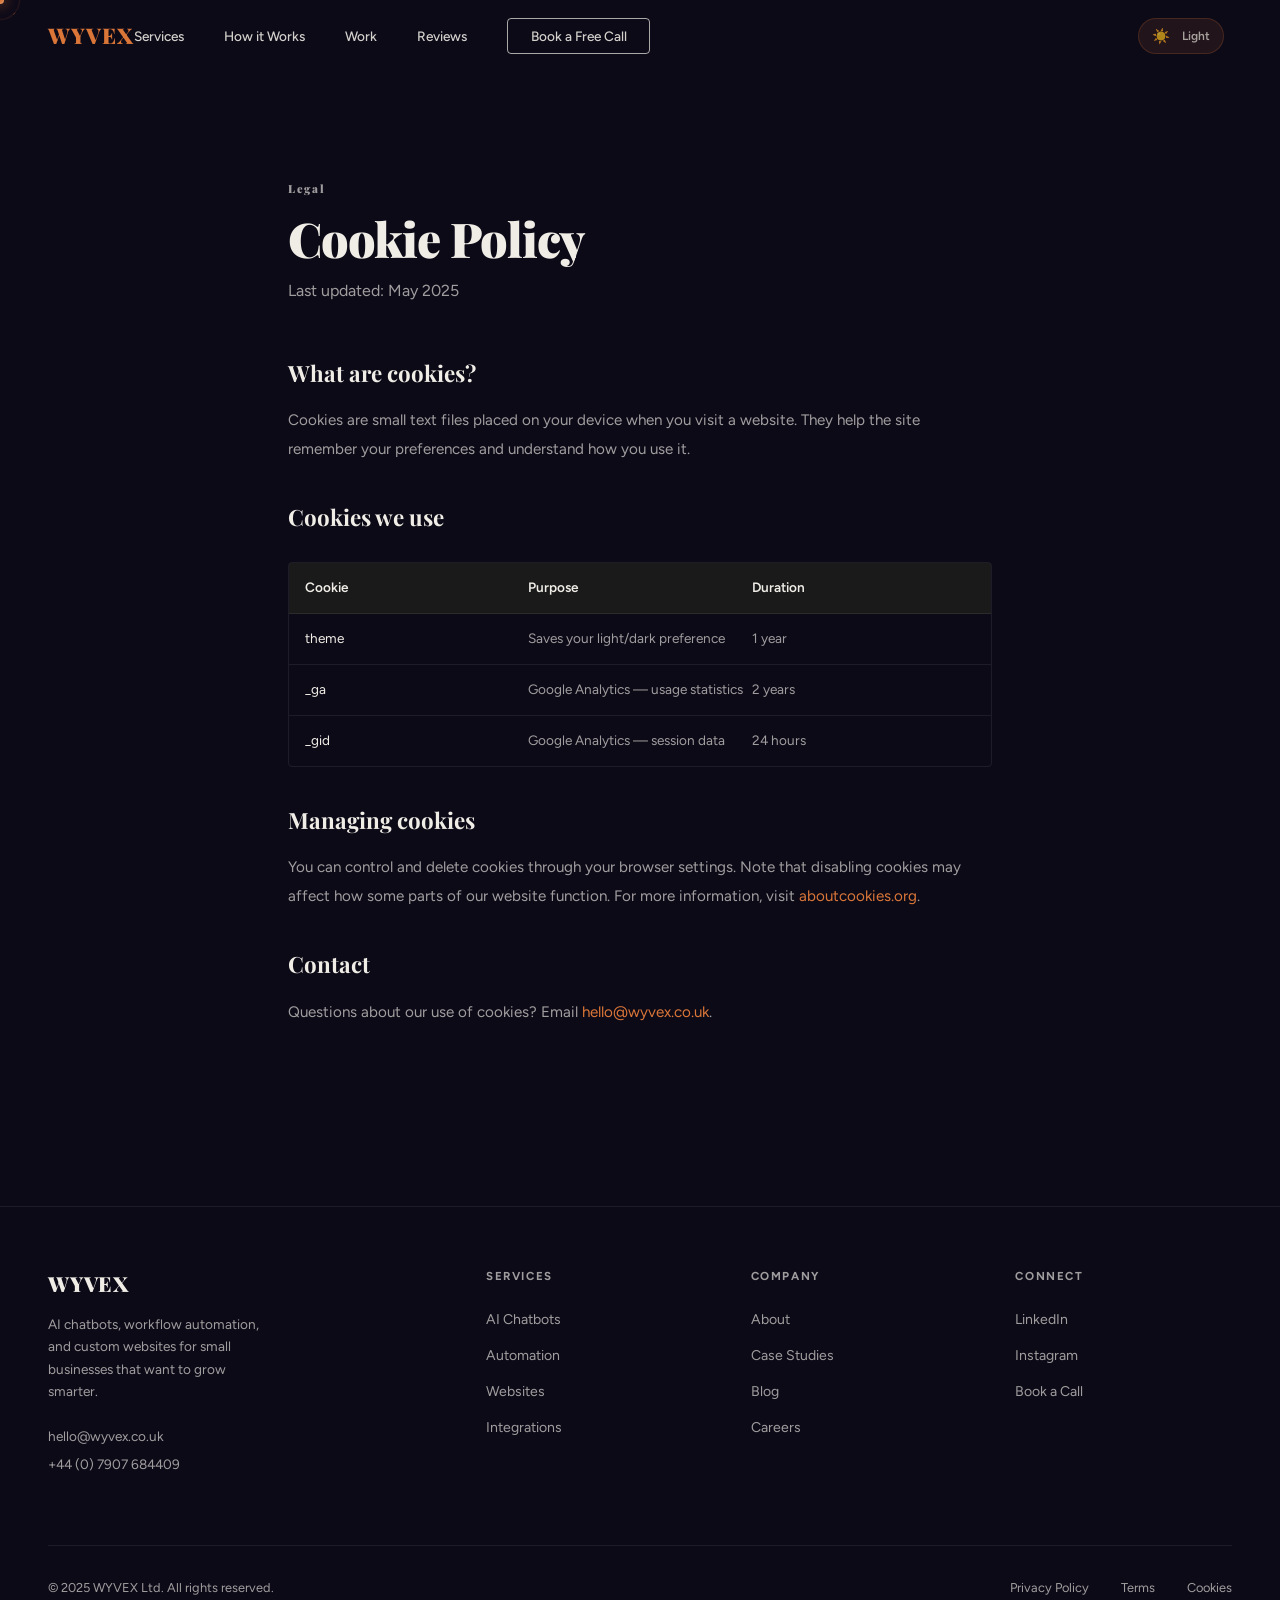
<file: cookies.html>
<!DOCTYPE html>
<html lang="en">
<head>
  <meta charset="UTF-8"/>
  <meta name="viewport" content="width=device-width, initial-scale=1.0"/>
  <title>Cookie Policy | WYVEX</title>
  <meta name="description" content="WYVEX cookie policy — what cookies we use and how to control them."/>
  <meta name="robots" content="noindex, follow"/>
  <link rel="canonical" href="https://wyvex.co.uk/cookies"/>
  <link rel="icon" type="image/svg+xml" href="images/favicon.svg"/>
  <meta name="theme-color" content="#0D0A18"/>
  <link rel="preconnect" href="https://fonts.googleapis.com"/>
  <link rel="preconnect" href="https://fonts.gstatic.com" crossorigin/>
  <link href="https://fonts.googleapis.com/css2?family=Playfair+Display:ital,wght@0,400;0,700;0,900;1,400;1,700&family=Figtree:wght@300;400;500;600&display=swap" rel="stylesheet"/>
  <link rel="stylesheet" href="css/style.css"/>
</head>
<body>

<!-- CURSOR -->
<div id="cursor"></div>
<div id="cursor-ring"></div>

<!-- NAV -->
<nav id="nav">
  <a href="index.html" class="nav-logo">WYVEX</a>
  <ul class="nav-links" id="nav-links">
    <li><a href="index.html#services">Services</a></li>
    <li><a href="index.html#how">How it Works</a></li>
    <li><a href="case-studies.html">Work</a></li>
    <li><a href="index.html#testimonials">Reviews</a></li>
    <li><a href="index.html#cta" class="nav-btn">Book a Free Call</a></li>
  </ul>
  <button class="theme-toggle" id="theme-toggle" title="Toggle light/dark theme">
    <span class="theme-toggle-icon">☀️</span>
    <span id="theme-label">Light</span>
  </button>
  <div class="nav-burger" id="burger"><span></span><span></span><span></span></div>
</nav>

<!-- CONTENT -->
<section style="min-height:auto;padding-top:180px;padding-bottom:100px">
  <div class="wrap" style="max-width:800px;margin:0 auto">
    <div class="reveal">
      <span class="s-number">Legal</span>
      <h1 class="s-title" style="font-size:3rem">Cookie Policy</h1>
    </div>
    <p style="color:var(--muted);margin-top:1rem" class="reveal delay-1">Last updated: May 2025</p>

    <div style="margin-top:3rem;color:var(--muted);line-height:1.9;font-size:0.95rem" class="reveal delay-2">

      <h2 style="font-family:'Playfair Display',serif;color:var(--paper);font-size:1.4rem;font-weight:700;margin:2rem 0 0.75rem">What are cookies?</h2>
      <p>Cookies are small text files placed on your device when you visit a website. They help the site remember your preferences and understand how you use it.</p>

      <h2 style="font-family:'Playfair Display',serif;color:var(--paper);font-size:1.4rem;font-weight:700;margin:2rem 0 0.75rem">Cookies we use</h2>

      <div style="margin:1.5rem 0;border:1px solid var(--line);border-radius:4px;overflow:hidden">
        <div style="display:grid;grid-template-columns:1fr 1fr 1fr;padding:0.75rem 1rem;background:rgba(200,240,74,0.07);font-weight:600;color:var(--paper);font-size:0.85rem;border-bottom:1px solid var(--line)">
          <span>Cookie</span><span>Purpose</span><span>Duration</span>
        </div>
        <div style="display:grid;grid-template-columns:1fr 1fr 1fr;padding:0.75rem 1rem;font-size:0.85rem;border-bottom:1px solid var(--line)">
          <span style="color:var(--paper)">theme</span><span>Saves your light/dark preference</span><span>1 year</span>
        </div>
        <div style="display:grid;grid-template-columns:1fr 1fr 1fr;padding:0.75rem 1rem;font-size:0.85rem;border-bottom:1px solid var(--line)">
          <span style="color:var(--paper)">_ga</span><span>Google Analytics — usage statistics</span><span>2 years</span>
        </div>
        <div style="display:grid;grid-template-columns:1fr 1fr 1fr;padding:0.75rem 1rem;font-size:0.85rem">
          <span style="color:var(--paper)">_gid</span><span>Google Analytics — session data</span><span>24 hours</span>
        </div>
      </div>

      <h2 style="font-family:'Playfair Display',serif;color:var(--paper);font-size:1.4rem;font-weight:700;margin:2rem 0 0.75rem">Managing cookies</h2>
      <p>You can control and delete cookies through your browser settings. Note that disabling cookies may affect how some parts of our website function. For more information, visit <a href="https://www.aboutcookies.org" target="_blank" rel="noopener noreferrer" style="color:var(--lime)">aboutcookies.org</a>.</p>

      <h2 style="font-family:'Playfair Display',serif;color:var(--paper);font-size:1.4rem;font-weight:700;margin:2rem 0 0.75rem">Contact</h2>
      <p>Questions about our use of cookies? Email <a href="mailto:hello@wyvex.co.uk" style="color:var(--lime)">hello@wyvex.co.uk</a>.</p>

    </div>
  </div>
</section>

<!-- FOOTER -->
<footer style="margin-top:80px">
  <div class="wrap">
    <div class="footer-grid">
      <div>
        <div class="fg-logo">WYVEX</div>
        <div class="fg-desc">AI chatbots, workflow automation, and custom websites for small businesses that want to grow smarter.</div>
        <div class="fg-contact">
          <a href="mailto:hello@wyvex.co.uk">hello@wyvex.co.uk</a>
          <a href="tel:+447907684409">+44 (0) 7907 684409</a>
        </div>
      </div>
      <div>
        <div class="fc-head">Services</div>
        <ul class="fc-links">
          <li><a href="chatbots.html">AI Chatbots</a></li>
          <li><a href="automation.html">Automation</a></li>
          <li><a href="websites.html">Websites</a></li>
          <li><a href="integrations.html">Integrations</a></li>
        </ul>
      </div>
      <div>
        <div class="fc-head">Company</div>
        <ul class="fc-links">
          <li><a href="about.html">About</a></li>
          <li><a href="case-studies.html">Case Studies</a></li>
          <li><a href="blog.html">Blog</a></li>
          <li><a href="careers.html">Careers</a></li>
        </ul>
      </div>
      <div>
        <div class="fc-head">Connect</div>
        <ul class="fc-links">
          <li><a href="https://www.linkedin.com/in/alli-ashiru-757749340/">LinkedIn</a></li>
          <li><a href="https://www.instagram.com/wyvex_hq/">Instagram</a></li>
          <li><a href="index.html#cta">Book a Call</a></li>
        </ul>
      </div>
    </div>
    <div class="footer-bottom">
      <span>© 2025 WYVEX Ltd. All rights reserved.</span>
      <div class="footer-bottom-links">
        <a href="privacy-policy.html">Privacy Policy</a>
        <a href="terms.html">Terms</a>
        <a href="cookies.html">Cookies</a>
      </div>
    </div>
  </div>
</footer>

<script src="js/script.js"></script>
</body>
</html>
</file>
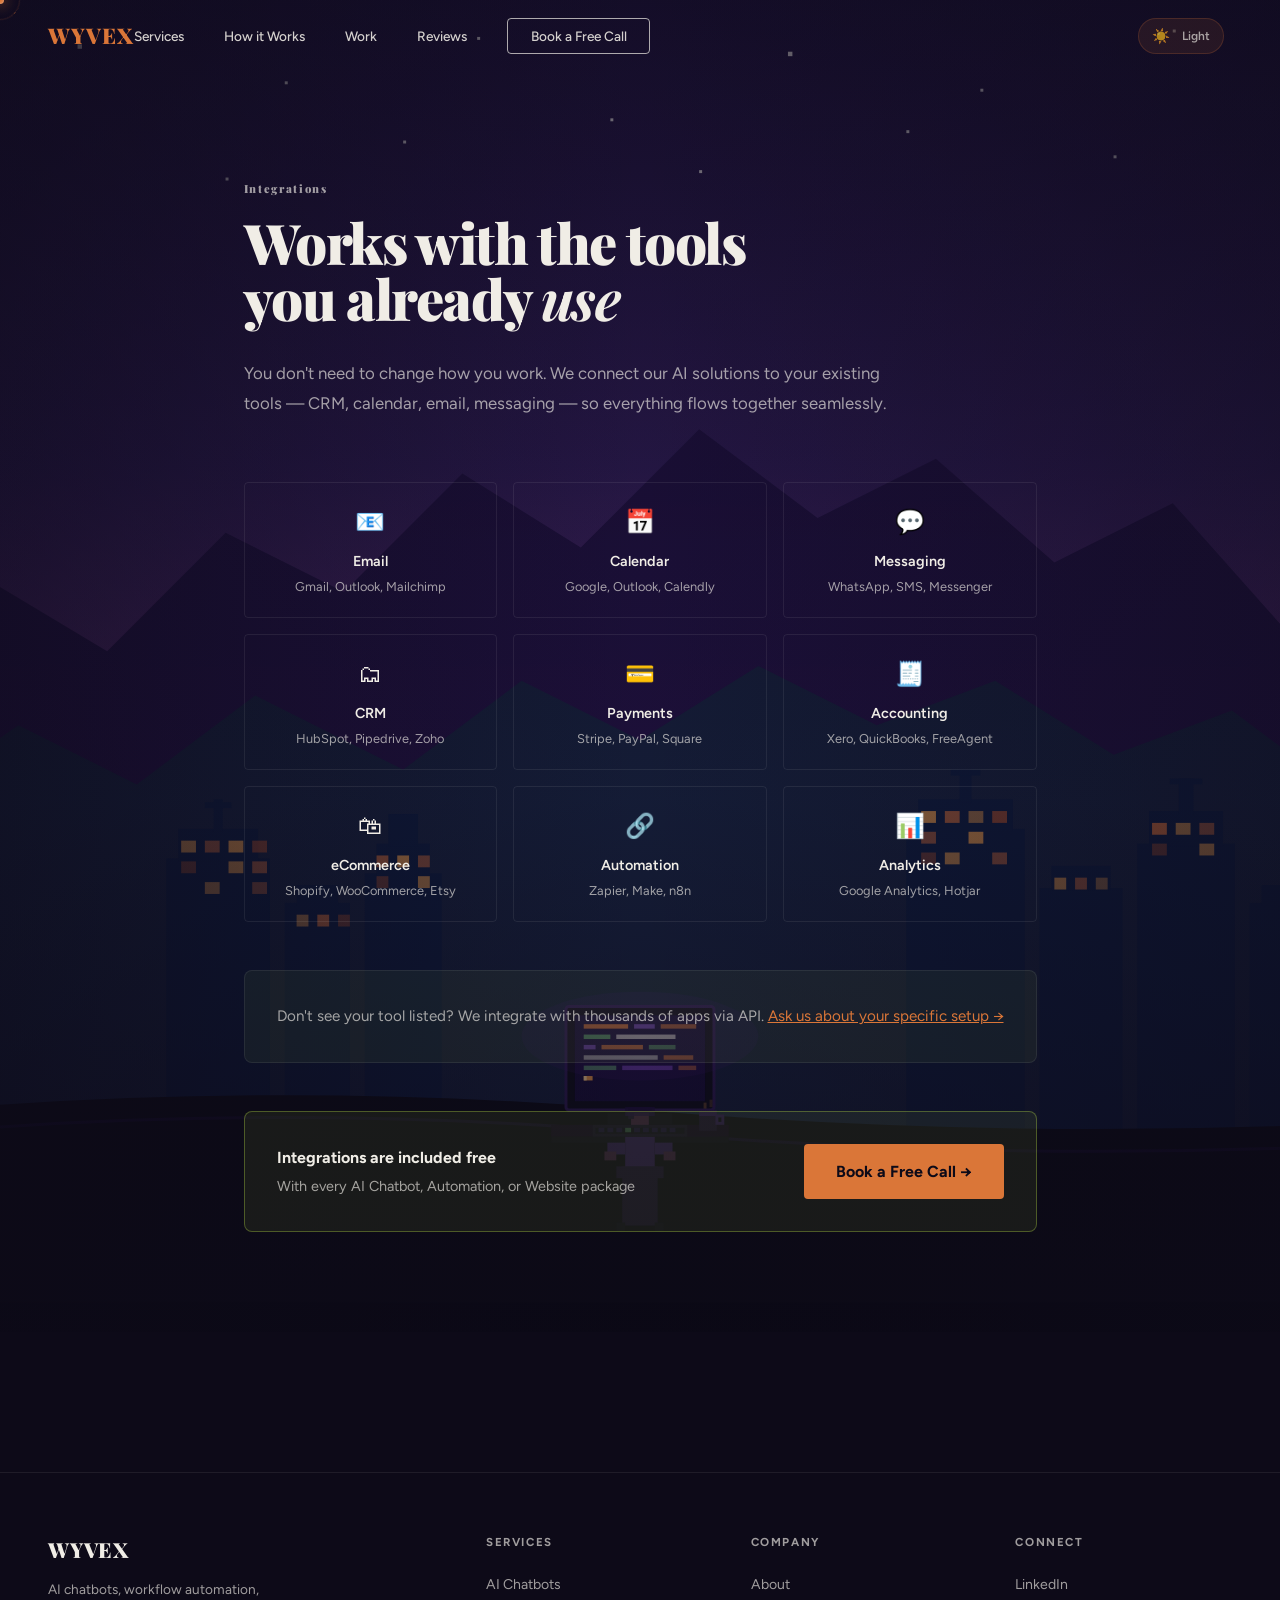
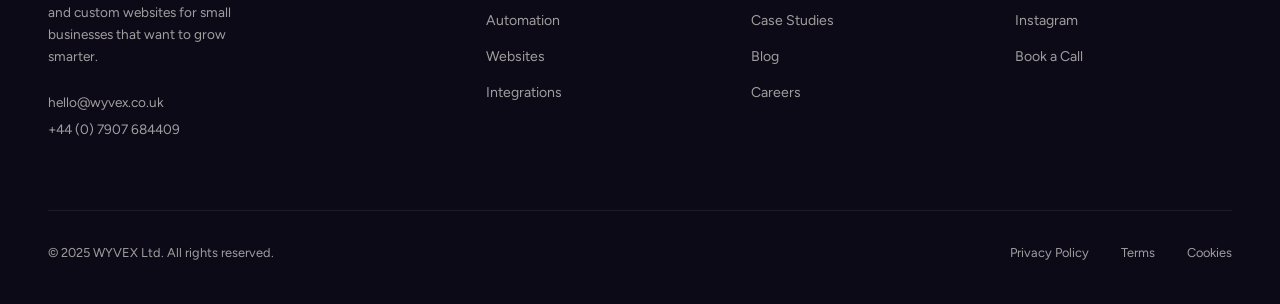
<file: integrations.html>
<!DOCTYPE html>
<html lang="en">
<head>
  <meta charset="UTF-8"/>
  <meta name="viewport" content="width=device-width, initial-scale=1.0"/>
  <title>System Integrations &amp; API Connections | WYVEX</title>
  <meta name="description" content="Connect your existing tools — CRMs, booking systems, payment platforms and more — with WYVEX AI integrations. Everything talking to everything."/>
  <meta name="robots" content="index, follow"/>
  <link rel="canonical" href="https://wyvex.co.uk/integrations"/>
  <link rel="icon" type="image/svg+xml" href="images/favicon.svg"/>
  <meta name="theme-color" content="#0D0A18"/>
  <meta property="og:type" content="website"/>
  <meta property="og:site_name" content="WYVEX"/>
  <meta property="og:title" content="Integrations | WYVEX"/>
  <meta property="og:description" content="Connect your CRM, booking system, and payment platforms with smart AI integrations."/>
  <meta property="og:url" content="https://wyvex.co.uk/integrations"/>
  <meta property="og:image" content="https://wyvex.co.uk/images/og-image.svg"/>
  <link rel="preconnect" href="https://fonts.googleapis.com"/>
  <link rel="preconnect" href="https://fonts.gstatic.com" crossorigin/>
  <link href="https://fonts.googleapis.com/css2?family=Playfair+Display:ital,wght@0,400;0,700;0,900;1,400;1,700&family=Figtree:wght@300;400;500;600&display=swap" rel="stylesheet"/>
  <link rel="stylesheet" href="css/style.css"/>
</head>
<body>

<!-- CURSOR -->
<div id="cursor"></div>
<div id="cursor-ring"></div>

<!-- NAV -->
<nav id="nav">
  <a href="index.html" class="nav-logo">WYVEX</a>
  <ul class="nav-links" id="nav-links">
    <li><a href="index.html#services">Services</a></li>
    <li><a href="index.html#how">How it Works</a></li>
    <li><a href="case-studies.html">Work</a></li>
    <li><a href="index.html#testimonials">Reviews</a></li>
    <li><a href="index.html#cta" class="nav-btn">Book a Free Call</a></li>
  </ul>
  <button class="theme-toggle" id="theme-toggle" title="Toggle light/dark theme">
    <span class="theme-toggle-icon">☀️</span>
    <span id="theme-label">Light</span>
  </button>
  <div class="nav-burger" id="burger"><span></span><span></span><span></span></div>
</nav>

<!-- PAGE CONTENT -->
<section id="hero" style="min-height:auto;padding-top:180px;padding-bottom:100px">
  <div class="wrap" style="max-width:900px;margin:0 auto">
    <div class="reveal">
      <span class="s-number">Integrations</span>
      <h1 class="s-title" style="font-size:3.5rem">Works with the tools<br>you already <em>use</em></h1>
    </div>
    <p style="color:var(--muted);line-height:1.8;font-size:1.05rem;margin-top:2rem;max-width:650px" class="reveal delay-1">
      You don't need to change how you work. We connect our AI solutions to your existing tools — CRM, calendar, email, messaging — so everything flows together seamlessly.
    </p>

    <!-- Integration categories -->
    <div style="margin-top:4rem" class="reveal delay-2">
      <div style="display:grid;grid-template-columns:1fr 1fr 1fr;gap:1rem">
        <div style="padding:1.25rem;border:1px solid var(--line);border-radius:4px;text-align:center">
          <div style="font-size:1.5rem;margin-bottom:0.5rem">📧</div>
          <div style="font-weight:600;color:var(--paper);font-size:0.9rem">Email</div>
          <div style="font-size:0.8rem;color:var(--muted);margin-top:0.25rem">Gmail, Outlook, Mailchimp</div>
        </div>
        <div style="padding:1.25rem;border:1px solid var(--line);border-radius:4px;text-align:center">
          <div style="font-size:1.5rem;margin-bottom:0.5rem">📅</div>
          <div style="font-weight:600;color:var(--paper);font-size:0.9rem">Calendar</div>
          <div style="font-size:0.8rem;color:var(--muted);margin-top:0.25rem">Google, Outlook, Calendly</div>
        </div>
        <div style="padding:1.25rem;border:1px solid var(--line);border-radius:4px;text-align:center">
          <div style="font-size:1.5rem;margin-bottom:0.5rem">💬</div>
          <div style="font-weight:600;color:var(--paper);font-size:0.9rem">Messaging</div>
          <div style="font-size:0.8rem;color:var(--muted);margin-top:0.25rem">WhatsApp, SMS, Messenger</div>
        </div>
        <div style="padding:1.25rem;border:1px solid var(--line);border-radius:4px;text-align:center">
          <div style="font-size:1.5rem;margin-bottom:0.5rem">🗂</div>
          <div style="font-weight:600;color:var(--paper);font-size:0.9rem">CRM</div>
          <div style="font-size:0.8rem;color:var(--muted);margin-top:0.25rem">HubSpot, Pipedrive, Zoho</div>
        </div>
        <div style="padding:1.25rem;border:1px solid var(--line);border-radius:4px;text-align:center">
          <div style="font-size:1.5rem;margin-bottom:0.5rem">💳</div>
          <div style="font-weight:600;color:var(--paper);font-size:0.9rem">Payments</div>
          <div style="font-size:0.8rem;color:var(--muted);margin-top:0.25rem">Stripe, PayPal, Square</div>
        </div>
        <div style="padding:1.25rem;border:1px solid var(--line);border-radius:4px;text-align:center">
          <div style="font-size:1.5rem;margin-bottom:0.5rem">🧾</div>
          <div style="font-weight:600;color:var(--paper);font-size:0.9rem">Accounting</div>
          <div style="font-size:0.8rem;color:var(--muted);margin-top:0.25rem">Xero, QuickBooks, FreeAgent</div>
        </div>
        <div style="padding:1.25rem;border:1px solid var(--line);border-radius:4px;text-align:center">
          <div style="font-size:1.5rem;margin-bottom:0.5rem">🛍</div>
          <div style="font-weight:600;color:var(--paper);font-size:0.9rem">eCommerce</div>
          <div style="font-size:0.8rem;color:var(--muted);margin-top:0.25rem">Shopify, WooCommerce, Etsy</div>
        </div>
        <div style="padding:1.25rem;border:1px solid var(--line);border-radius:4px;text-align:center">
          <div style="font-size:1.5rem;margin-bottom:0.5rem">🔗</div>
          <div style="font-weight:600;color:var(--paper);font-size:0.9rem">Automation</div>
          <div style="font-size:0.8rem;color:var(--muted);margin-top:0.25rem">Zapier, Make, n8n</div>
        </div>
        <div style="padding:1.25rem;border:1px solid var(--line);border-radius:4px;text-align:center">
          <div style="font-size:1.5rem;margin-bottom:0.5rem">📊</div>
          <div style="font-weight:600;color:var(--paper);font-size:0.9rem">Analytics</div>
          <div style="font-size:0.8rem;color:var(--muted);margin-top:0.25rem">Google Analytics, Hotjar</div>
        </div>
      </div>
    </div>

    <div style="margin-top:3rem;padding:2rem;background:rgba(200,240,74,0.05);border:1px solid var(--line);border-radius:8px" class="reveal delay-3">
      <p style="color:var(--muted);font-size:0.95rem;line-height:1.8">Don't see your tool listed? We integrate with thousands of apps via API. <a href="index.html#cta" style="color:var(--lime);text-decoration:underline">Ask us about your specific setup →</a></p>
    </div>

    <div style="margin-top:3rem;padding:2rem;background:rgba(200,240,74,0.07);border:1px solid rgba(200,240,74,0.3);border-radius:8px;display:flex;align-items:center;justify-content:space-between;flex-wrap:wrap;gap:1rem" class="reveal delay-4">
      <div>
        <div style="font-weight:700;color:var(--paper)">Integrations are included free</div>
        <div style="color:var(--muted);font-size:0.9rem;margin-top:0.25rem">With every AI Chatbot, Automation, or Website package</div>
      </div>
      <a href="index.html#cta" style="display:inline-block;padding:0.9rem 2rem;background:var(--lime);color:var(--ink);border-radius:4px;font-weight:700;text-decoration:none;transition:background 0.2s ease">Book a Free Call →</a>
    </div>
  </div>
</section>

<!-- FOOTER -->
<footer style="margin-top:140px">
  <div class="wrap">
    <div class="footer-grid">
      <div>
        <div class="fg-logo">WYVEX</div>
        <div class="fg-desc">AI chatbots, workflow automation, and custom websites for small businesses that want to grow smarter.</div>
        <div class="fg-contact">
          <a href="mailto:hello@wyvex.co.uk">hello@wyvex.co.uk</a>
          <a href="tel:+447907684409">+44 (0) 7907 684409</a>
        </div>
      </div>
      <div>
        <div class="fc-head">Services</div>
        <ul class="fc-links">
          <li><a href="chatbots.html">AI Chatbots</a></li>
          <li><a href="automation.html">Automation</a></li>
          <li><a href="websites.html">Websites</a></li>
          <li><a href="integrations.html">Integrations</a></li>
        </ul>
      </div>
      <div>
        <div class="fc-head">Company</div>
        <ul class="fc-links">
          <li><a href="about.html">About</a></li>
          <li><a href="case-studies.html">Case Studies</a></li>
          <li><a href="blog.html">Blog</a></li>
          <li><a href="careers.html">Careers</a></li>
        </ul>
      </div>
      <div>
        <div class="fc-head">Connect</div>
        <ul class="fc-links">
          <li><a href="https://www.linkedin.com/in/alli-ashiru-757749340/">LinkedIn</a></li>
          <li><a href="https://www.instagram.com/wyvex_hq/">Instagram</a></li>
          <li><a href="index.html#cta">Book a Call</a></li>
        </ul>
      </div>
    </div>
    <div class="footer-bottom">
      <span>© 2025 WYVEX Ltd. All rights reserved.</span>
      <div class="footer-bottom-links">
        <a href="privacy-policy.html">Privacy Policy</a>
        <a href="terms.html">Terms</a>
        <a href="cookies.html">Cookies</a>
      </div>
    </div>
  </div>
</footer>

<script src="js/script.js"></script>
</body>
</html>
</file>
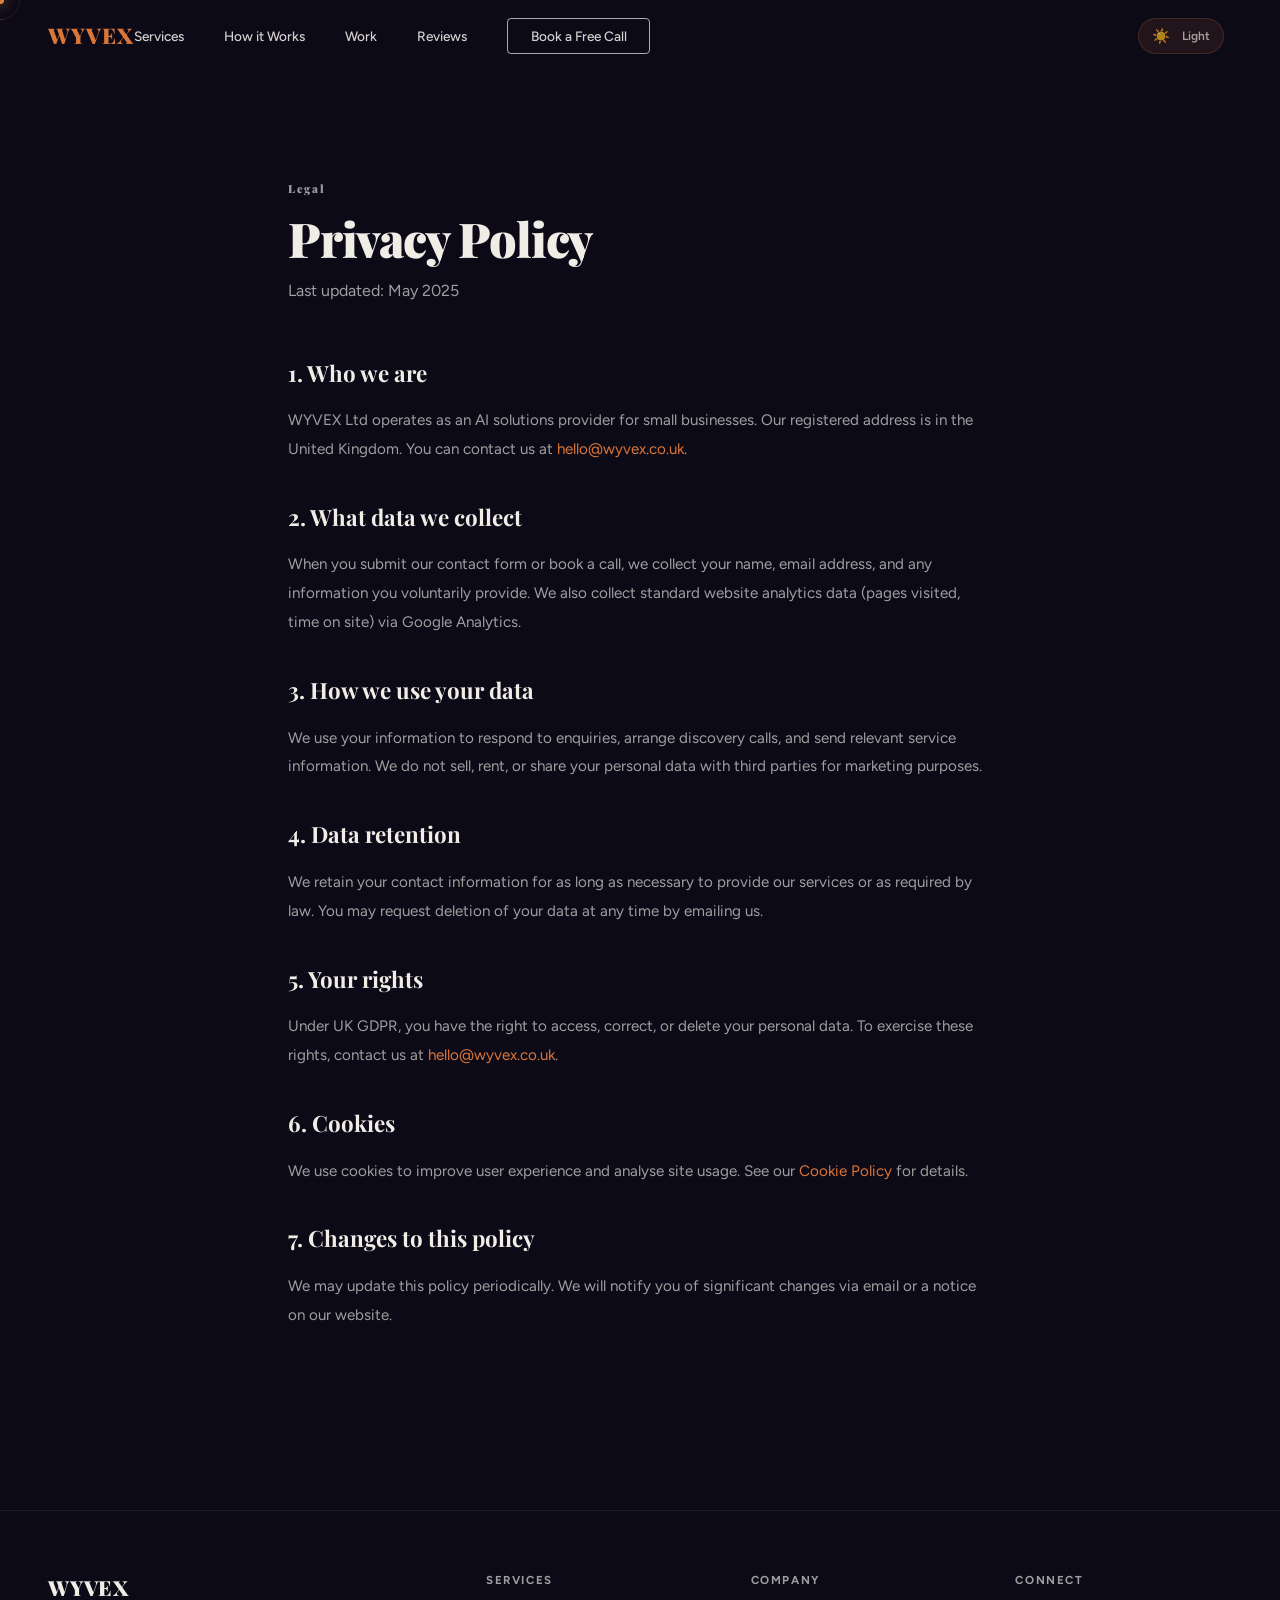
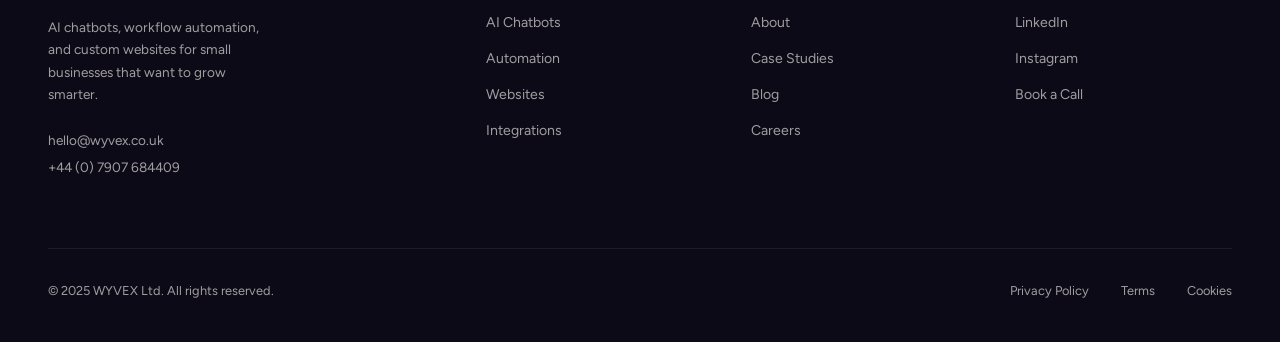
<file: privacy-policy.html>
<!DOCTYPE html>
<html lang="en">
<head>
  <meta charset="UTF-8"/>
  <meta name="viewport" content="width=device-width, initial-scale=1.0"/>
  <title>Privacy Policy | WYVEX</title>
  <meta name="description" content="WYVEX privacy policy — how we collect, use, and protect your personal data."/>
  <meta name="robots" content="noindex, follow"/>
  <link rel="canonical" href="https://wyvex.co.uk/privacy-policy"/>
  <link rel="icon" type="image/svg+xml" href="images/favicon.svg"/>
  <meta name="theme-color" content="#0D0A18"/>
  <link rel="preconnect" href="https://fonts.googleapis.com"/>
  <link rel="preconnect" href="https://fonts.gstatic.com" crossorigin/>
  <link href="https://fonts.googleapis.com/css2?family=Playfair+Display:ital,wght@0,400;0,700;0,900;1,400;1,700&family=Figtree:wght@300;400;500;600&display=swap" rel="stylesheet"/>
  <link rel="stylesheet" href="css/style.css"/>
</head>
<body>

<!-- CURSOR -->
<div id="cursor"></div>
<div id="cursor-ring"></div>

<!-- NAV -->
<nav id="nav">
  <a href="index.html" class="nav-logo">WYVEX</a>
  <ul class="nav-links" id="nav-links">
    <li><a href="index.html#services">Services</a></li>
    <li><a href="index.html#how">How it Works</a></li>
    <li><a href="case-studies.html">Work</a></li>
    <li><a href="index.html#testimonials">Reviews</a></li>
    <li><a href="index.html#cta" class="nav-btn">Book a Free Call</a></li>
  </ul>
  <button class="theme-toggle" id="theme-toggle" title="Toggle light/dark theme">
    <span class="theme-toggle-icon">☀️</span>
    <span id="theme-label">Light</span>
  </button>
  <div class="nav-burger" id="burger"><span></span><span></span><span></span></div>
</nav>

<!-- CONTENT -->
<section style="min-height:auto;padding-top:180px;padding-bottom:100px">
  <div class="wrap" style="max-width:800px;margin:0 auto">
    <div class="reveal">
      <span class="s-number">Legal</span>
      <h1 class="s-title" style="font-size:3rem">Privacy Policy</h1>
    </div>
    <p style="color:var(--muted);margin-top:1rem" class="reveal delay-1">Last updated: May 2025</p>

    <div style="margin-top:3rem;color:var(--muted);line-height:1.9;font-size:0.95rem" class="reveal delay-2">

      <h2 style="font-family:'Playfair Display',serif;color:var(--paper);font-size:1.4rem;font-weight:700;margin:2rem 0 0.75rem">1. Who we are</h2>
      <p>WYVEX Ltd operates as an AI solutions provider for small businesses. Our registered address is in the United Kingdom. You can contact us at <a href="mailto:hello@wyvex.co.uk" style="color:var(--lime)">hello@wyvex.co.uk</a>.</p>

      <h2 style="font-family:'Playfair Display',serif;color:var(--paper);font-size:1.4rem;font-weight:700;margin:2rem 0 0.75rem">2. What data we collect</h2>
      <p>When you submit our contact form or book a call, we collect your name, email address, and any information you voluntarily provide. We also collect standard website analytics data (pages visited, time on site) via Google Analytics.</p>

      <h2 style="font-family:'Playfair Display',serif;color:var(--paper);font-size:1.4rem;font-weight:700;margin:2rem 0 0.75rem">3. How we use your data</h2>
      <p>We use your information to respond to enquiries, arrange discovery calls, and send relevant service information. We do not sell, rent, or share your personal data with third parties for marketing purposes.</p>

      <h2 style="font-family:'Playfair Display',serif;color:var(--paper);font-size:1.4rem;font-weight:700;margin:2rem 0 0.75rem">4. Data retention</h2>
      <p>We retain your contact information for as long as necessary to provide our services or as required by law. You may request deletion of your data at any time by emailing us.</p>

      <h2 style="font-family:'Playfair Display',serif;color:var(--paper);font-size:1.4rem;font-weight:700;margin:2rem 0 0.75rem">5. Your rights</h2>
      <p>Under UK GDPR, you have the right to access, correct, or delete your personal data. To exercise these rights, contact us at <a href="mailto:hello@wyvex.co.uk" style="color:var(--lime)">hello@wyvex.co.uk</a>.</p>

      <h2 style="font-family:'Playfair Display',serif;color:var(--paper);font-size:1.4rem;font-weight:700;margin:2rem 0 0.75rem">6. Cookies</h2>
      <p>We use cookies to improve user experience and analyse site usage. See our <a href="cookies.html" style="color:var(--lime)">Cookie Policy</a> for details.</p>

      <h2 style="font-family:'Playfair Display',serif;color:var(--paper);font-size:1.4rem;font-weight:700;margin:2rem 0 0.75rem">7. Changes to this policy</h2>
      <p>We may update this policy periodically. We will notify you of significant changes via email or a notice on our website.</p>

    </div>
  </div>
</section>

<!-- FOOTER -->
<footer style="margin-top:80px">
  <div class="wrap">
    <div class="footer-grid">
      <div>
        <div class="fg-logo">WYVEX</div>
        <div class="fg-desc">AI chatbots, workflow automation, and custom websites for small businesses that want to grow smarter.</div>
        <div class="fg-contact">
          <a href="mailto:hello@wyvex.co.uk">hello@wyvex.co.uk</a>
          <a href="tel:+447907684409">+44 (0) 7907 684409</a>
        </div>
      </div>
      <div>
        <div class="fc-head">Services</div>
        <ul class="fc-links">
          <li><a href="chatbots.html">AI Chatbots</a></li>
          <li><a href="automation.html">Automation</a></li>
          <li><a href="websites.html">Websites</a></li>
          <li><a href="integrations.html">Integrations</a></li>
        </ul>
      </div>
      <div>
        <div class="fc-head">Company</div>
        <ul class="fc-links">
          <li><a href="about.html">About</a></li>
          <li><a href="case-studies.html">Case Studies</a></li>
          <li><a href="blog.html">Blog</a></li>
          <li><a href="careers.html">Careers</a></li>
        </ul>
      </div>
      <div>
        <div class="fc-head">Connect</div>
        <ul class="fc-links">
          <li><a href="https://www.linkedin.com/in/alli-ashiru-757749340/">LinkedIn</a></li>
          <li><a href="https://www.instagram.com/wyvex_hq/">Instagram</a></li>
          <li><a href="index.html#cta">Book a Call</a></li>
        </ul>
      </div>
    </div>
    <div class="footer-bottom">
      <span>© 2025 WYVEX Ltd. All rights reserved.</span>
      <div class="footer-bottom-links">
        <a href="privacy-policy.html">Privacy Policy</a>
        <a href="terms.html">Terms</a>
        <a href="cookies.html">Cookies</a>
      </div>
    </div>
  </div>
</footer>

<script src="js/script.js"></script>
</body>
</html>
</file>
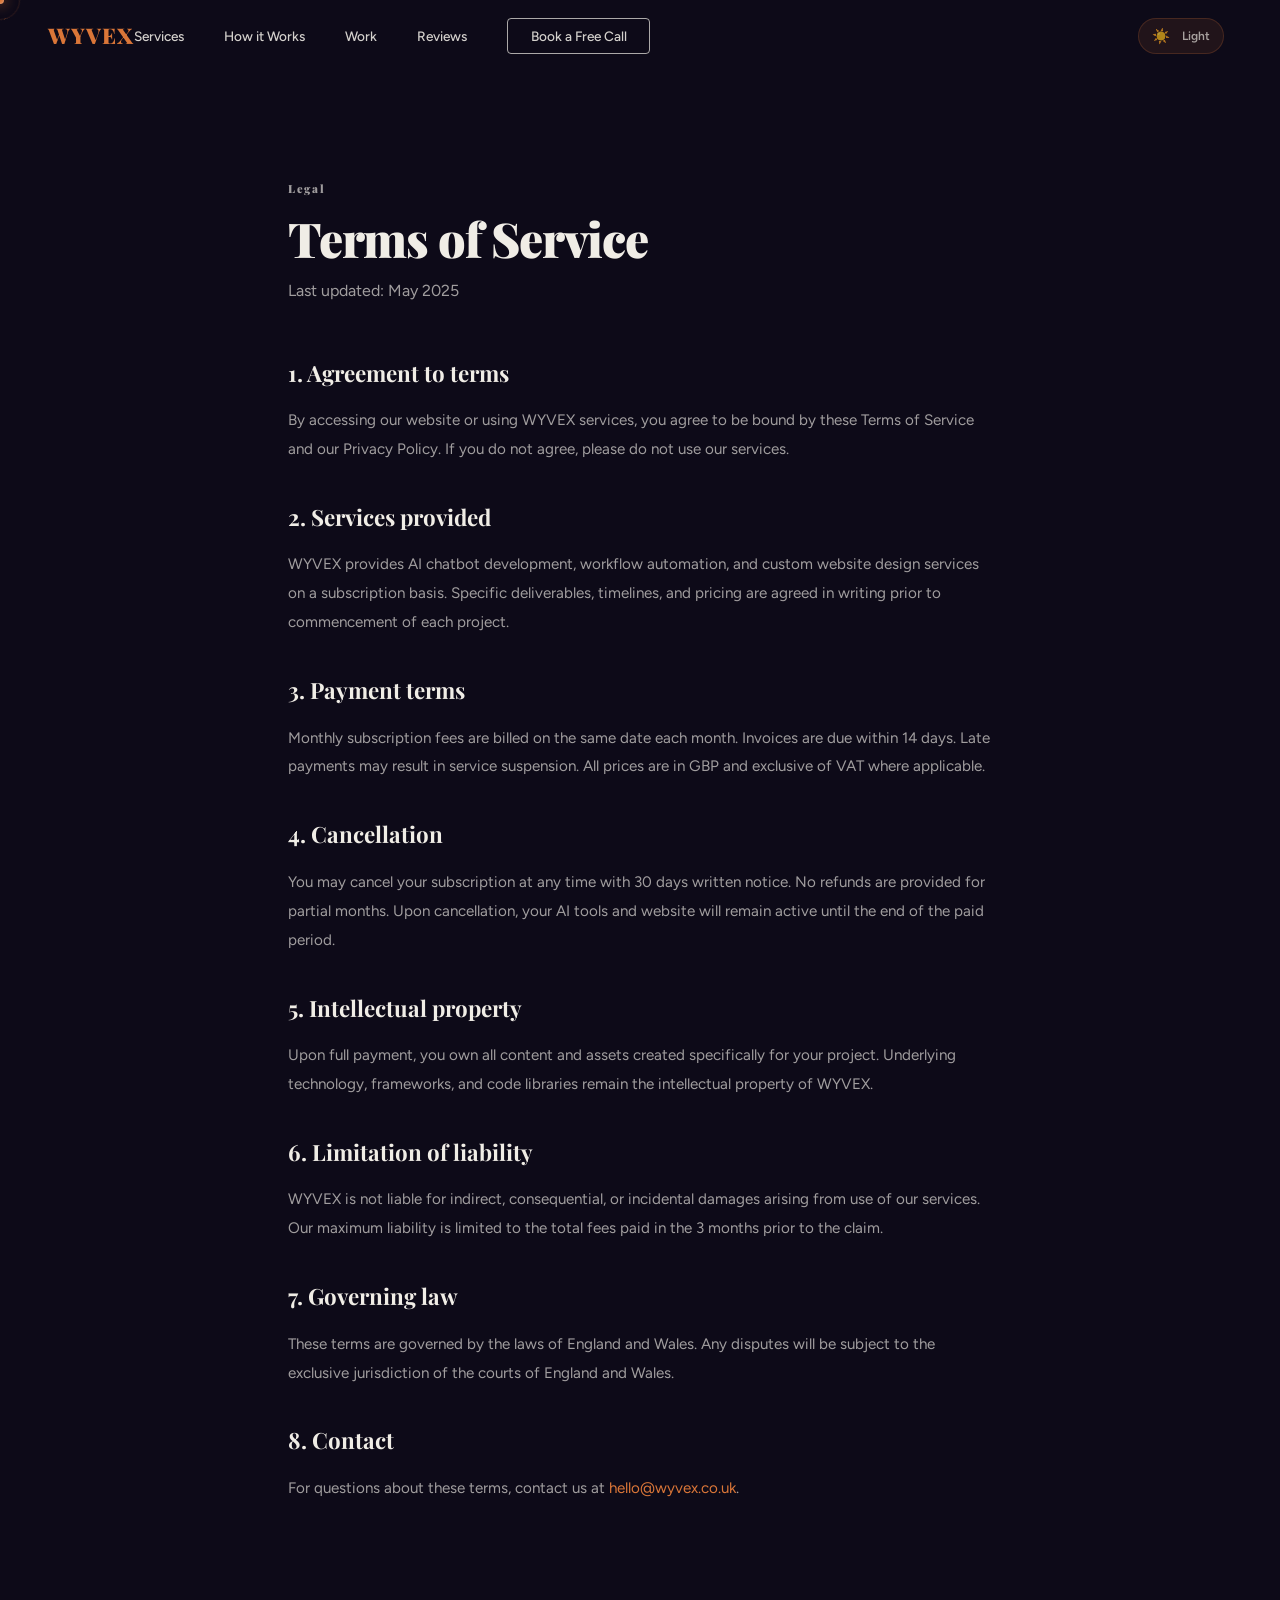
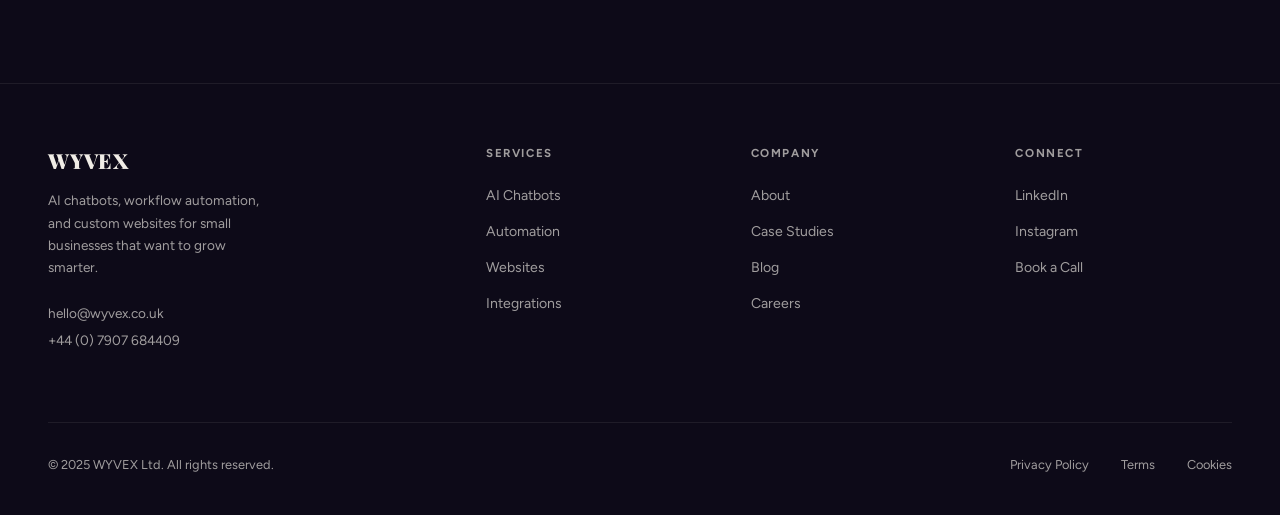
<file: terms.html>
<!DOCTYPE html>
<html lang="en">
<head>
  <meta charset="UTF-8"/>
  <meta name="viewport" content="width=device-width, initial-scale=1.0"/>
  <title>Terms of Service | WYVEX</title>
  <meta name="description" content="WYVEX terms of service — your rights and responsibilities when using our services."/>
  <meta name="robots" content="noindex, follow"/>
  <link rel="canonical" href="https://wyvex.co.uk/terms"/>
  <link rel="icon" type="image/svg+xml" href="images/favicon.svg"/>
  <meta name="theme-color" content="#0D0A18"/>
  <link rel="preconnect" href="https://fonts.googleapis.com"/>
  <link rel="preconnect" href="https://fonts.gstatic.com" crossorigin/>
  <link href="https://fonts.googleapis.com/css2?family=Playfair+Display:ital,wght@0,400;0,700;0,900;1,400;1,700&family=Figtree:wght@300;400;500;600&display=swap" rel="stylesheet"/>
  <link rel="stylesheet" href="css/style.css"/>
</head>
<body>

<!-- CURSOR -->
<div id="cursor"></div>
<div id="cursor-ring"></div>

<!-- NAV -->
<nav id="nav">
  <a href="index.html" class="nav-logo">WYVEX</a>
  <ul class="nav-links" id="nav-links">
    <li><a href="index.html#services">Services</a></li>
    <li><a href="index.html#how">How it Works</a></li>
    <li><a href="case-studies.html">Work</a></li>
    <li><a href="index.html#testimonials">Reviews</a></li>
    <li><a href="index.html#cta" class="nav-btn">Book a Free Call</a></li>
  </ul>
  <button class="theme-toggle" id="theme-toggle" title="Toggle light/dark theme">
    <span class="theme-toggle-icon">☀️</span>
    <span id="theme-label">Light</span>
  </button>
  <div class="nav-burger" id="burger"><span></span><span></span><span></span></div>
</nav>

<!-- CONTENT -->
<section style="min-height:auto;padding-top:180px;padding-bottom:100px">
  <div class="wrap" style="max-width:800px;margin:0 auto">
    <div class="reveal">
      <span class="s-number">Legal</span>
      <h1 class="s-title" style="font-size:3rem">Terms of Service</h1>
    </div>
    <p style="color:var(--muted);margin-top:1rem" class="reveal delay-1">Last updated: May 2025</p>

    <div style="margin-top:3rem;color:var(--muted);line-height:1.9;font-size:0.95rem" class="reveal delay-2">

      <h2 style="font-family:'Playfair Display',serif;color:var(--paper);font-size:1.4rem;font-weight:700;margin:2rem 0 0.75rem">1. Agreement to terms</h2>
      <p>By accessing our website or using WYVEX services, you agree to be bound by these Terms of Service and our Privacy Policy. If you do not agree, please do not use our services.</p>

      <h2 style="font-family:'Playfair Display',serif;color:var(--paper);font-size:1.4rem;font-weight:700;margin:2rem 0 0.75rem">2. Services provided</h2>
      <p>WYVEX provides AI chatbot development, workflow automation, and custom website design services on a subscription basis. Specific deliverables, timelines, and pricing are agreed in writing prior to commencement of each project.</p>

      <h2 style="font-family:'Playfair Display',serif;color:var(--paper);font-size:1.4rem;font-weight:700;margin:2rem 0 0.75rem">3. Payment terms</h2>
      <p>Monthly subscription fees are billed on the same date each month. Invoices are due within 14 days. Late payments may result in service suspension. All prices are in GBP and exclusive of VAT where applicable.</p>

      <h2 style="font-family:'Playfair Display',serif;color:var(--paper);font-size:1.4rem;font-weight:700;margin:2rem 0 0.75rem">4. Cancellation</h2>
      <p>You may cancel your subscription at any time with 30 days written notice. No refunds are provided for partial months. Upon cancellation, your AI tools and website will remain active until the end of the paid period.</p>

      <h2 style="font-family:'Playfair Display',serif;color:var(--paper);font-size:1.4rem;font-weight:700;margin:2rem 0 0.75rem">5. Intellectual property</h2>
      <p>Upon full payment, you own all content and assets created specifically for your project. Underlying technology, frameworks, and code libraries remain the intellectual property of WYVEX.</p>

      <h2 style="font-family:'Playfair Display',serif;color:var(--paper);font-size:1.4rem;font-weight:700;margin:2rem 0 0.75rem">6. Limitation of liability</h2>
      <p>WYVEX is not liable for indirect, consequential, or incidental damages arising from use of our services. Our maximum liability is limited to the total fees paid in the 3 months prior to the claim.</p>

      <h2 style="font-family:'Playfair Display',serif;color:var(--paper);font-size:1.4rem;font-weight:700;margin:2rem 0 0.75rem">7. Governing law</h2>
      <p>These terms are governed by the laws of England and Wales. Any disputes will be subject to the exclusive jurisdiction of the courts of England and Wales.</p>

      <h2 style="font-family:'Playfair Display',serif;color:var(--paper);font-size:1.4rem;font-weight:700;margin:2rem 0 0.75rem">8. Contact</h2>
      <p>For questions about these terms, contact us at <a href="mailto:hello@wyvex.co.uk" style="color:var(--lime)">hello@wyvex.co.uk</a>.</p>

    </div>
  </div>
</section>

<!-- FOOTER -->
<footer style="margin-top:80px">
  <div class="wrap">
    <div class="footer-grid">
      <div>
        <div class="fg-logo">WYVEX</div>
        <div class="fg-desc">AI chatbots, workflow automation, and custom websites for small businesses that want to grow smarter.</div>
        <div class="fg-contact">
          <a href="mailto:hello@wyvex.co.uk">hello@wyvex.co.uk</a>
          <a href="tel:+447907684409">+44 (0) 7907 684409</a>
        </div>
      </div>
      <div>
        <div class="fc-head">Services</div>
        <ul class="fc-links">
          <li><a href="chatbots.html">AI Chatbots</a></li>
          <li><a href="automation.html">Automation</a></li>
          <li><a href="websites.html">Websites</a></li>
          <li><a href="integrations.html">Integrations</a></li>
        </ul>
      </div>
      <div>
        <div class="fc-head">Company</div>
        <ul class="fc-links">
          <li><a href="about.html">About</a></li>
          <li><a href="case-studies.html">Case Studies</a></li>
          <li><a href="blog.html">Blog</a></li>
          <li><a href="careers.html">Careers</a></li>
        </ul>
      </div>
      <div>
        <div class="fc-head">Connect</div>
        <ul class="fc-links">
          <li><a href="https://www.linkedin.com/in/alli-ashiru-757749340/">LinkedIn</a></li>
          <li><a href="https://www.instagram.com/wyvex_hq/">Instagram</a></li>
          <li><a href="index.html#cta">Book a Call</a></li>
        </ul>
      </div>
    </div>
    <div class="footer-bottom">
      <span>© 2025 WYVEX Ltd. All rights reserved.</span>
      <div class="footer-bottom-links">
        <a href="privacy-policy.html">Privacy Policy</a>
        <a href="terms.html">Terms</a>
        <a href="cookies.html">Cookies</a>
      </div>
    </div>
  </div>
</footer>

<script src="js/script.js"></script>
</body>
</html>
</file>
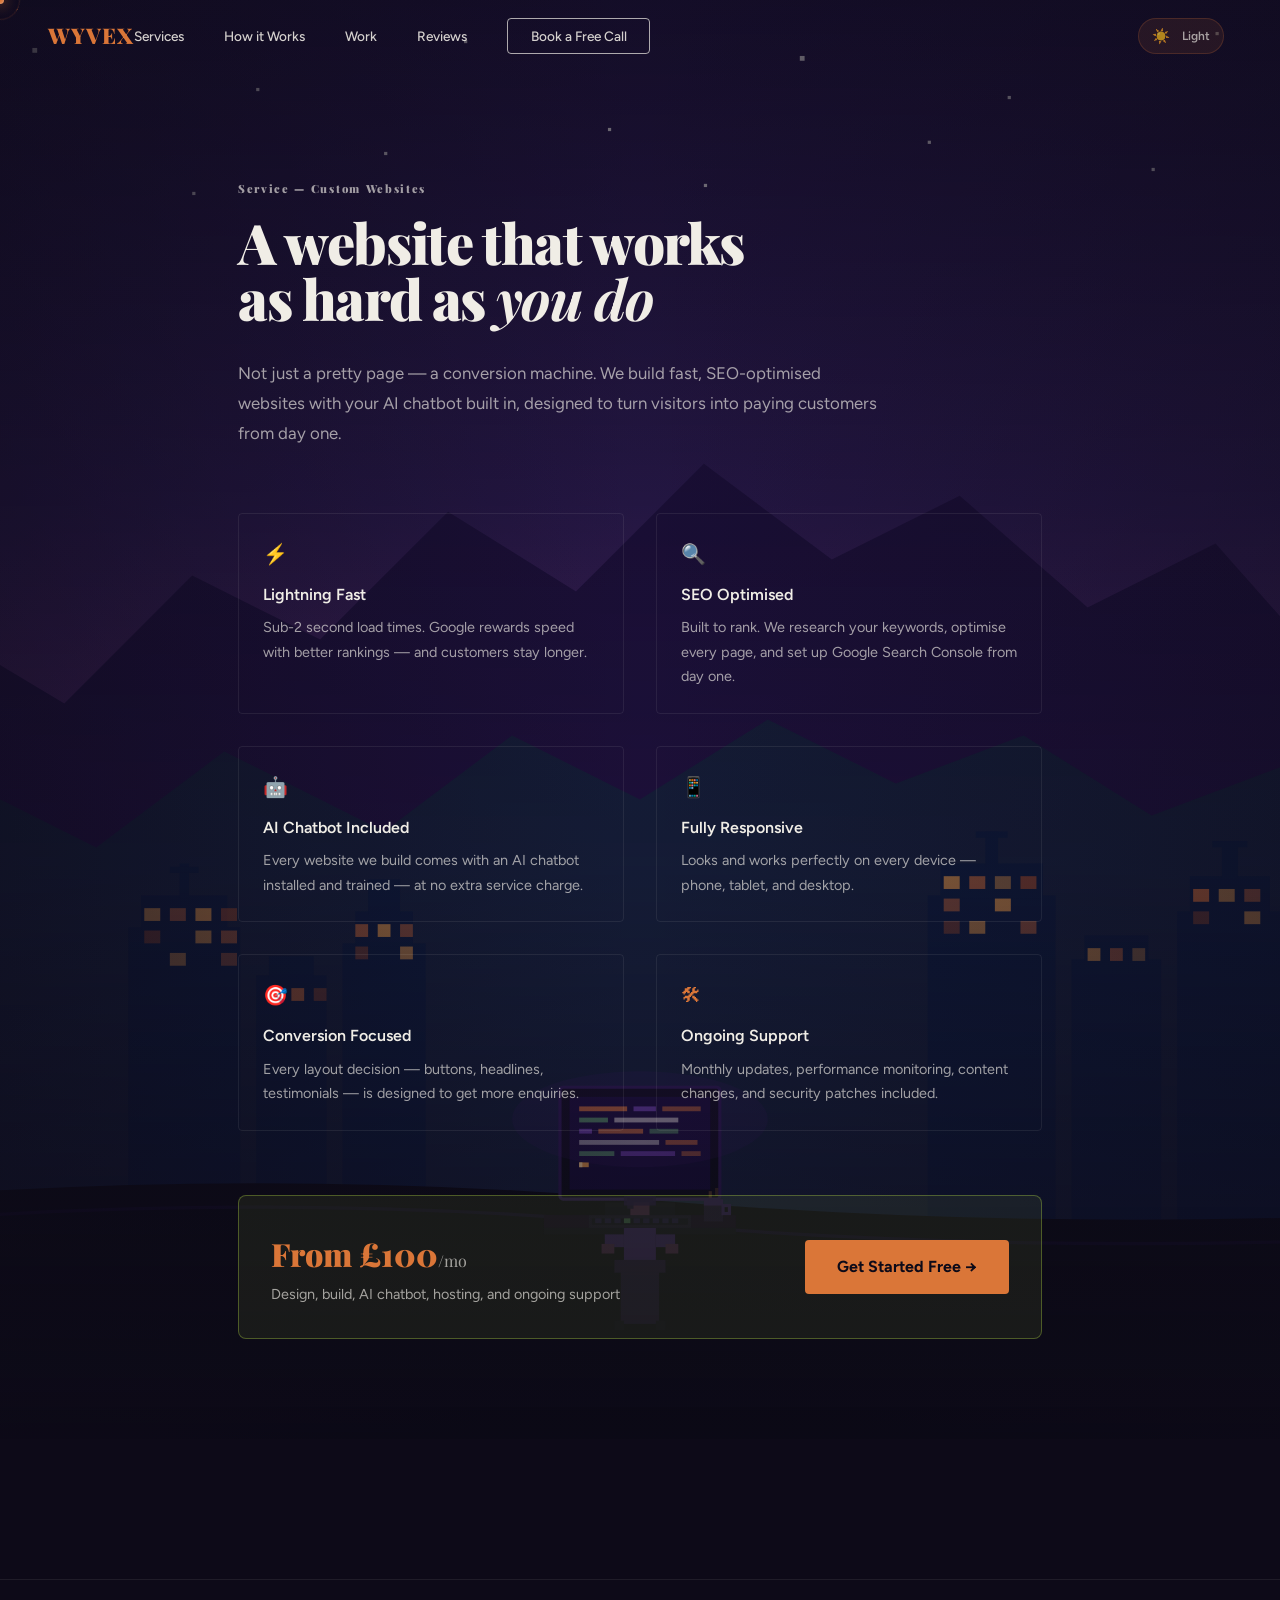
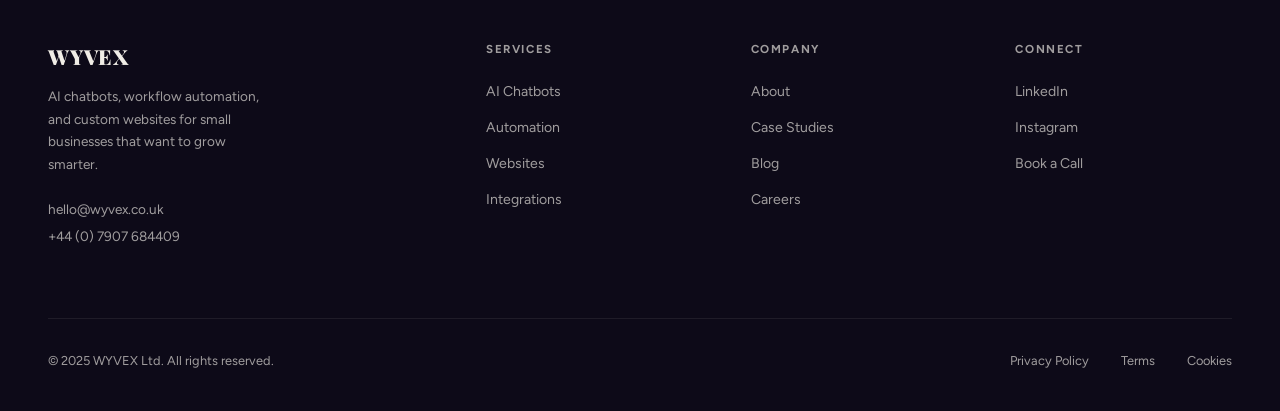
<file: websites.html>
<!DOCTYPE html>
<html lang="en">
<head>
  <meta charset="UTF-8"/>
  <meta name="viewport" content="width=device-width, initial-scale=1.0"/>
  <title>Custom Website Design for Small Business | WYVEX</title>
  <meta name="description" content="WYVEX designs fast, SEO-optimised custom websites that turn visitors into customers. Integrated booking, chat, and automation built in."/>
  <meta name="robots" content="index, follow"/>
  <link rel="canonical" href="https://wyvex.co.uk/websites"/>
  <link rel="icon" type="image/svg+xml" href="images/favicon.svg"/>
  <meta name="theme-color" content="#0D0A18"/>
  <meta property="og:type" content="website"/>
  <meta property="og:site_name" content="WYVEX"/>
  <meta property="og:title" content="Custom Websites | WYVEX"/>
  <meta property="og:description" content="Fast, SEO-optimised custom websites with booking, chat, and automation built in."/>
  <meta property="og:url" content="https://wyvex.co.uk/websites"/>
  <meta property="og:image" content="https://wyvex.co.uk/images/og-image.svg"/>
  <link rel="preconnect" href="https://fonts.googleapis.com"/>
  <link rel="preconnect" href="https://fonts.gstatic.com" crossorigin/>
  <link href="https://fonts.googleapis.com/css2?family=Playfair+Display:ital,wght@0,400;0,700;0,900;1,400;1,700&family=Figtree:wght@300;400;500;600&display=swap" rel="stylesheet"/>
  <link rel="stylesheet" href="css/style.css"/>
</head>
<body>

<!-- CURSOR -->
<div id="cursor"></div>
<div id="cursor-ring"></div>

<!-- NAV -->
<nav id="nav">
  <a href="index.html" class="nav-logo">WYVEX</a>
  <ul class="nav-links" id="nav-links">
    <li><a href="index.html#services">Services</a></li>
    <li><a href="index.html#how">How it Works</a></li>
    <li><a href="case-studies.html">Work</a></li>
    <li><a href="index.html#testimonials">Reviews</a></li>
    <li><a href="index.html#cta" class="nav-btn">Book a Free Call</a></li>
  </ul>
  <button class="theme-toggle" id="theme-toggle" title="Toggle light/dark theme">
    <span class="theme-toggle-icon">☀️</span>
    <span id="theme-label">Light</span>
  </button>
  <div class="nav-burger" id="burger"><span></span><span></span><span></span></div>
</nav>

<!-- PAGE CONTENT -->
<section id="hero" style="min-height:auto;padding-top:180px;padding-bottom:100px">
  <div class="wrap" style="max-width:900px;margin:0 auto">
    <div class="reveal">
      <span class="s-number">Service — Custom Websites</span>
      <h1 class="s-title" style="font-size:3.5rem">A website that works<br>as hard as <em>you do</em></h1>
    </div>
    <p style="color:var(--muted);line-height:1.8;font-size:1.05rem;margin-top:2rem;max-width:650px" class="reveal delay-1">
      Not just a pretty page — a conversion machine. We build fast, SEO-optimised websites with your AI chatbot built in, designed to turn visitors into paying customers from day one.
    </p>

    <!-- Features -->
    <div style="margin-top:4rem;display:grid;grid-template-columns:1fr 1fr;gap:2rem" class="reveal delay-2">
      <div style="padding:1.5rem;border:1px solid var(--line);border-radius:4px">
        <div style="color:var(--lime);font-size:1.25rem;margin-bottom:0.75rem">⚡</div>
        <div style="font-weight:600;color:var(--paper);margin-bottom:0.5rem">Lightning Fast</div>
        <div style="font-size:0.9rem;color:var(--muted);line-height:1.7">Sub-2 second load times. Google rewards speed with better rankings — and customers stay longer.</div>
      </div>
      <div style="padding:1.5rem;border:1px solid var(--line);border-radius:4px">
        <div style="color:var(--lime);font-size:1.25rem;margin-bottom:0.75rem">🔍</div>
        <div style="font-weight:600;color:var(--paper);margin-bottom:0.5rem">SEO Optimised</div>
        <div style="font-size:0.9rem;color:var(--muted);line-height:1.7">Built to rank. We research your keywords, optimise every page, and set up Google Search Console from day one.</div>
      </div>
      <div style="padding:1.5rem;border:1px solid var(--line);border-radius:4px">
        <div style="color:var(--lime);font-size:1.25rem;margin-bottom:0.75rem">🤖</div>
        <div style="font-weight:600;color:var(--paper);margin-bottom:0.5rem">AI Chatbot Included</div>
        <div style="font-size:0.9rem;color:var(--muted);line-height:1.7">Every website we build comes with an AI chatbot installed and trained — at no extra service charge.</div>
      </div>
      <div style="padding:1.5rem;border:1px solid var(--line);border-radius:4px">
        <div style="color:var(--lime);font-size:1.25rem;margin-bottom:0.75rem">📱</div>
        <div style="font-weight:600;color:var(--paper);margin-bottom:0.5rem">Fully Responsive</div>
        <div style="font-size:0.9rem;color:var(--muted);line-height:1.7">Looks and works perfectly on every device — phone, tablet, and desktop.</div>
      </div>
      <div style="padding:1.5rem;border:1px solid var(--line);border-radius:4px">
        <div style="color:var(--lime);font-size:1.25rem;margin-bottom:0.75rem">🎯</div>
        <div style="font-weight:600;color:var(--paper);margin-bottom:0.5rem">Conversion Focused</div>
        <div style="font-size:0.9rem;color:var(--muted);line-height:1.7">Every layout decision — buttons, headlines, testimonials — is designed to get more enquiries.</div>
      </div>
      <div style="padding:1.5rem;border:1px solid var(--line);border-radius:4px">
        <div style="color:var(--lime);font-size:1.25rem;margin-bottom:0.75rem">🛠</div>
        <div style="font-weight:600;color:var(--paper);margin-bottom:0.5rem">Ongoing Support</div>
        <div style="font-size:0.9rem;color:var(--muted);line-height:1.7">Monthly updates, performance monitoring, content changes, and security patches included.</div>
      </div>
    </div>

    <!-- Pricing -->
    <div style="margin-top:4rem;padding:2rem;background:rgba(200,240,74,0.07);border:1px solid rgba(200,240,74,0.3);border-radius:8px" class="reveal delay-3">
      <div style="display:flex;align-items:center;justify-content:space-between;flex-wrap:wrap;gap:1rem">
        <div>
          <div style="font-family:'Playfair Display',serif;font-size:2rem;font-weight:900;color:var(--lime)">From £100<span style="font-size:1rem;font-weight:400;color:var(--muted)">/mo</span></div>
          <div style="color:var(--muted);font-size:0.9rem;margin-top:0.25rem">Design, build, AI chatbot, hosting, and ongoing support</div>
        </div>
        <a href="index.html#cta" style="display:inline-block;padding:0.9rem 2rem;background:var(--lime);color:var(--ink);border-radius:4px;font-weight:700;text-decoration:none;transition:background 0.2s ease">Get Started Free →</a>
      </div>
    </div>
  </div>
</section>

<!-- FOOTER -->
<footer style="margin-top:140px">
  <div class="wrap">
    <div class="footer-grid">
      <div>
        <div class="fg-logo">WYVEX</div>
        <div class="fg-desc">AI chatbots, workflow automation, and custom websites for small businesses that want to grow smarter.</div>
        <div class="fg-contact">
          <a href="mailto:hello@wyvex.co.uk">hello@wyvex.co.uk</a>
          <a href="tel:+447907684409">+44 (0) 7907 684409</a>
        </div>
      </div>
      <div>
        <div class="fc-head">Services</div>
        <ul class="fc-links">
          <li><a href="chatbots.html">AI Chatbots</a></li>
          <li><a href="automation.html">Automation</a></li>
          <li><a href="websites.html">Websites</a></li>
          <li><a href="integrations.html">Integrations</a></li>
        </ul>
      </div>
      <div>
        <div class="fc-head">Company</div>
        <ul class="fc-links">
          <li><a href="about.html">About</a></li>
          <li><a href="case-studies.html">Case Studies</a></li>
          <li><a href="blog.html">Blog</a></li>
          <li><a href="careers.html">Careers</a></li>
        </ul>
      </div>
      <div>
        <div class="fc-head">Connect</div>
        <ul class="fc-links">
          <li><a href="https://www.linkedin.com/in/alli-ashiru-757749340/">LinkedIn</a></li>
          <li><a href="https://www.instagram.com/wyvex_hq/">Instagram</a></li>
          <li><a href="index.html#cta">Book a Call</a></li>
        </ul>
      </div>
    </div>
    <div class="footer-bottom">
      <span>© 2025 WYVEX Ltd. All rights reserved.</span>
      <div class="footer-bottom-links">
        <a href="privacy-policy.html">Privacy Policy</a>
        <a href="terms.html">Terms</a>
        <a href="cookies.html">Cookies</a>
      </div>
    </div>
  </div>
</footer>

<script src="js/script.js"></script>
</body>
</html>
</file>
<file: css/style.css>
/* ─── RESET ─────────────────────────────────── */
*,*::before,*::after{box-sizing:border-box;margin:0;padding:0}
html{scroll-behavior:smooth;font-size:16px}
body{
  font-family:'Figtree',sans-serif;
  background:var(--ink);
  color:var(--paper);
  line-height:1.6;
  overflow-x:hidden;
  cursor:none;
  transition:background 0.4s ease,color 0.4s ease;
}
a{color:inherit;text-decoration:none}
button{font-family:inherit;cursor:none;border:none;outline:none}
img{max-width:100%;display:block}

/* ─── CUSTOM CURSOR ─────────────────────────── */
#cursor{
  position:fixed;width:8px;height:8px;
  background:var(--cursor-dot);
  border-radius:50%;
  pointer-events:none;z-index:9999;
  transform:translate(-50%,-50%);
  transition:transform 0.08s ease,width 0.25s ease,height 0.25s ease,background 0.25s ease;
  box-shadow:0 0 14px var(--cursor-dot),inset 0 0 3px rgba(255,255,255,0.4);
  filter:drop-shadow(0 0 3px rgba(0,0,0,0.25));
}
#cursor-ring{
  position:fixed;width:40px;height:40px;
  pointer-events:none;z-index:9998;
  transform:translate(-50%,-50%);
  transition:transform 0.2s cubic-bezier(0.25,0.46,0.45,0.94),width 0.25s ease,height 0.25s ease,opacity 0.2s ease;
  opacity:0.7;
  background:conic-gradient(
    from 0deg at 50% 50%,
    var(--cursor-ring) 0deg,
    var(--cursor-ring) 6deg,
    transparent 6deg,
    transparent 10deg,
    var(--cursor-ring) 10deg,
    var(--cursor-ring) 16deg,
    transparent 16deg,
    transparent 20deg,
    var(--cursor-ring) 20deg,
    var(--cursor-ring) 26deg,
    transparent 26deg,
    transparent 30deg,
    var(--cursor-ring) 30deg,
    var(--cursor-ring) 36deg,
    transparent 36deg,
    transparent 40deg,
    var(--cursor-ring) 40deg,
    var(--cursor-ring) 46deg,
    transparent 46deg,
    transparent 50deg,
    var(--cursor-ring) 50deg,
    var(--cursor-ring) 56deg,
    transparent 56deg,
    transparent 60deg,
    var(--cursor-ring) 60deg,
    var(--cursor-ring) 66deg,
    transparent 66deg,
    transparent 70deg,
    var(--cursor-ring) 70deg,
    var(--cursor-ring) 76deg,
    transparent 76deg,
    transparent 80deg,
    var(--cursor-ring) 80deg,
    var(--cursor-ring) 86deg,
    transparent 86deg,
    transparent 90deg,
    transparent 90deg
  );
  border:1px solid rgba(218,118,56,0.2);
  border-radius:50%;
}
body:hover #cursor-ring{opacity:1}
.cursor-grow{width:56px!important;height:56px!important;opacity:1!important}
.cursor-dot-big{width:12px!important;height:12px!important;background:var(--cursor-dot-hover);box-shadow:0 0 16px var(--cursor-dot-hover),inset 0 0 4px rgba(255,255,255,0.4)!important}

/* ─── CSS VARIABLES ─────────────────────────── */
:root{
  --ink:#0D0A18;
  --paper:#F0EDE6;
  --accent:#DA7638;
  --accent-dark:#B85C20;
  --accent-glow:rgba(218,118,56,0.35);
  --lime:#DA7638;
  --lime-dark:#B85C20;
  --mid:#160E28;
  --line:rgba(240,237,230,0.08);
  --line2:rgba(240,237,230,0.15);
  --muted:rgba(240,237,230,0.65);
  --purple:#7E4BC4;
  --code-green:#5A9E6A;
  --radius:4px;
  --ease:cubic-bezier(0.23,1,0.32,1);
  --cursor-dot:#DA7638;
  --cursor-ring:rgba(218,118,56,0.5);
  --cursor-dot-hover:#F4A04A;
}

/* Light/warm theme — golden afternoon version */
:root[data-theme="light"]{
  --ink:#F7EFD8;
  --paper:#2A1A0A;
  --accent:#9E4A10;
  --accent-dark:#7A3508;
  --accent-glow:rgba(158,74,16,0.25);
  --lime:#9E4A10;
  --lime-dark:#7A3508;
  --mid:#EDE4CC;
  --line:rgba(42,26,10,0.1);
  --line2:rgba(42,26,10,0.18);
  --muted:rgba(42,26,10,0.6);
  --purple:#6B3A9E;
  --code-green:#2E7D32;
  --cursor-dot:#9E4A10;
  --cursor-ring:rgba(158,74,16,0.4);
  --cursor-dot-hover:#7A3508;
}

/* ─── FIREWATCH ACCENTS ─────────────────────── */
/* Warm glow on any element using --lime (now amber) */
.kicker-dot{background:var(--accent)!important}
.kicker-text{color:var(--accent)!important}

/* Warm horizontal rule style */
.s-divider{
  width:100%;height:1px;
  background:linear-gradient(to right, transparent, var(--line2), transparent);
}

/* Warm tinted code/stat panel backgrounds */
.h-stat{
  background:rgba(10,7,20,0.92)!important;
  backdrop-filter:blur(12px);
  border-color:rgba(218,118,56,0.18)!important;
}
:root[data-theme="light"] .h-stat{
  background:rgba(237,228,204,0.85)!important;
  backdrop-filter:blur(8px);
  border-color:rgba(158,74,16,0.2)!important;
}

/* Section warm tint */
#services, #how, #work, #cta{
  background:var(--ink);
}

/* How visual panel warm feel */
.how-visual-panel{
  background:rgba(22,14,40,0.98)!important;
}
:root[data-theme="light"] .how-visual-panel{
  background:rgba(237,228,204,0.95)!important;
}

/* Work grid join lines with warm tint */
.work-grid{
  background:rgba(218,118,56,0.08)!important;
}

/* CTA panel warm bg */
.cta-panel{
  background:rgba(22,14,40,0.9)!important;
  border-color:rgba(218,118,56,0.2)!important;
}
:root[data-theme="light"] .cta-panel{
  background:rgba(237,228,204,0.8)!important;
  border-color:rgba(158,74,16,0.2)!important;
}

/* Testimonials warm bg */
#testimonials{
  background:rgba(22,14,40,0.95)!important;
}
:root[data-theme="light"] #testimonials{
  background:rgba(237,228,204,0.5)!important;
}

/* Theme toggle warm style */
.theme-toggle{
  background:rgba(218,118,56,0.1)!important;
  border-color:rgba(218,118,56,0.2)!important;
}
.theme-toggle:hover{
  background:rgba(218,118,56,0.2)!important;
  border-color:var(--accent)!important;
  color:var(--paper)!important;
}

/* ─── TYPOGRAPHY ────────────────────────────── */
.display{
  font-family:'Playfair Display',serif;
  font-weight:900;
  line-height:1.0;
  letter-spacing:-0.02em;
}
.display-italic{
  font-family:'Playfair Display',serif;
  font-style:italic;
  font-weight:700;
  line-height:1.05;
}
.label{
  font-size:0.72rem;
  font-weight:600;
  letter-spacing:0.18em;
  text-transform:uppercase;
  color:var(--muted);
}

/* ─── LAYOUT ────────────────────────────────── */
.wrap{max-width:1280px;margin:0 auto;padding:0 48px}
@media(max-width:768px){.wrap{padding:0 24px}}

/* ─── NAV ───────────────────────────────────── */
nav{
  position:fixed;top:0;left:0;right:0;z-index:100;
  padding:0 48px;height:72px;
  display:flex;align-items:center;justify-content:space-between;
  border-bottom:1px solid transparent;
  transition:border-color 0.4s ease,background 0.4s ease,backdrop-filter 0.4s ease;
}
nav.stuck{
  border-color:var(--line);
  background:rgba(13,10,24,0.92);
  backdrop-filter:blur(20px);
}
:root[data-theme="light"] nav.stuck{
  background:rgba(245,245,245,0.92);
}
.theme-toggle{
  display:flex;align-items:center;gap:0.75rem;
  padding:0.5rem 0.8rem;
  background:rgba(200,240,74,0.1);
  border:1px solid var(--line2);
  border-radius:99px;
  cursor:pointer;
  font-size:0.75rem;
  font-weight:600;
  color:var(--muted);
  transition:all 0.3s ease;
  margin-left:auto;
  margin-right:0.5rem;
}
.theme-toggle:hover{
  background:rgba(200,240,74,0.2);
  border-color:var(--lime);
  color:var(--paper);
}
.theme-toggle-icon{
  font-size:0.9rem;
}
.nav-logo{
  font-family:'Playfair Display',serif;
  font-weight:900;font-size:1.35rem;
  letter-spacing:0.05em;color:var(--accent);
}
.nav-links{display:flex;align-items:center;gap:2.5rem;list-style:none}
.nav-links a{
  font-size:0.85rem;font-weight:500;color:rgba(240,237,230,0.88);
  transition:color 0.2s ease;
}
.nav-links a:hover{color:#fff}
.nav-btn{
  padding:0.55rem 1.4rem;
  border:1px solid rgba(240,237,230,0.7);
  border-radius:var(--radius);
  font-size:0.82rem;font-weight:600;
  color:rgba(240,237,230,0.9);
  background:transparent;
  transition:background 0.2s ease,color 0.2s ease,border-color 0.2s ease;
}
.nav-btn:hover{background:var(--paper);color:var(--ink)}
.nav-burger{display:none;flex-direction:column;gap:6px;padding:4px}
.nav-burger span{display:block;width:24px;height:1px;background:var(--paper);transition:transform 0.3s ease,opacity 0.3s ease}

/* ─── HERO ──────────────────────────────────── */
#hero{
  min-height:100vh;
  display:grid;
  grid-template-rows:1fr auto;
  padding-top:72px;
  position:relative;
  overflow:hidden;
  background:url('../images/hero-bg.svg') center center / cover no-repeat;
}
/* Overlay so text stays crisp on top of the illustration */
#hero::before{
  content:'';
  position:absolute;inset:0;
  background:
    linear-gradient(to bottom, rgba(13,10,24,0.45) 0%, rgba(13,10,24,0.2) 60%, rgba(13,10,24,0.7) 100%),
    linear-gradient(to right, rgba(13,10,24,0.55) 0%, transparent 50%, rgba(13,10,24,0.4) 100%);
  pointer-events:none;z-index:0;
}
#hero > *{position:relative;z-index:1;}
.hero-main{
  display:grid;
  grid-template-columns:1fr 1fr;
  align-items:end;
  padding:0 48px;
  padding-top:80px;
  padding-bottom:0;
}
.hero-left{padding-bottom:80px}
.hero-kicker{
  display:inline-flex;align-items:center;gap:0.5rem;
  margin-bottom:2rem;
}
.kicker-dot{width:8px;height:8px;border-radius:50%;background:var(--accent)}
.kicker-text{font-size:0.8rem;font-weight:600;letter-spacing:0.12em;text-transform:uppercase;color:var(--accent)}
.hero-h1{
  font-family:'Playfair Display',serif;
  font-weight:900;
  font-size:clamp(3.5rem,6vw,6rem);
  line-height:0.97;
  letter-spacing:-0.025em;
  margin-bottom:2.5rem;
}
.hero-h1 em{font-style:italic;font-weight:700}
.hero-sub{
  font-size:1.1rem;font-weight:300;
  color:rgba(240,237,230,0.9);
  max-width:400px;line-height:1.75;
  margin-bottom:3rem;
}
.hero-actions{display:flex;align-items:center;gap:1.5rem;flex-wrap:wrap}
.btn-fill{
  display:inline-flex;align-items:center;gap:0.5rem;
  padding:0.9rem 2rem;
  background:var(--lime);color:var(--ink);
  border:1px solid var(--lime);
  border-radius:var(--radius);
  font-size:0.9rem;font-weight:700;
  transition:background 0.2s ease,transform 0.2s ease;
  letter-spacing:0.01em;
}
.btn-fill:hover{background:var(--lime-dark);border-color:var(--lime-dark);transform:translateY(-2px)}
.btn-ghost{
  display:inline-flex;align-items:center;gap:0.5rem;
  font-size:0.88rem;font-weight:500;
  color:var(--muted);
  border-bottom:1px solid var(--line2);
  padding-bottom:2px;
  transition:color 0.2s ease,border-color 0.2s ease;
}
.btn-ghost:hover{color:var(--paper);border-color:var(--muted)}

.hero-right{
  position:relative;
  height:100%;
  min-height:520px;
  display:flex;align-items:flex-end;
}
/* Big rotated number background */
.hero-bg-number{
  position:absolute;
  right:-60px;bottom:-20px;
  font-family:'Playfair Display',serif;
  font-weight:900;font-size:28vw;line-height:1;
  color:rgba(240,237,230,0.03);
  user-select:none;pointer-events:none;
  letter-spacing:-0.05em;
}
.hero-right-content{
  position:relative;z-index:1;
  width:100%;
  padding:0 0 80px 60px;
}
.hero-stat-stack{display:flex;flex-direction:column;gap:1px}
.h-stat{
  padding:2rem 2.5rem;
  border:1px solid var(--line);
  border-bottom:none;
  display:flex;align-items:baseline;gap:1.25rem;
  transition:border-color 0.3s ease,background 0.3s ease;
}
.h-stat:first-child{border-radius:var(--radius) var(--radius) 0 0}
.h-stat:last-child{border-bottom:1px solid var(--line);border-radius:0 0 var(--radius) var(--radius)}
.h-stat:hover{background:rgba(240,237,230,0.03);border-color:var(--line2)}
.h-stat-num{color:var(--accent);
  font-family:'Playfair Display',serif;
  font-weight:900;font-size:3rem;line-height:1;
  letter-spacing:-0.03em;
}
.h-stat-num.lime{color:var(--accent)}
.h-stat-desc{font-size:0.9rem;font-weight:400;color:var(--muted);line-height:1.5}
.h-stat-desc strong{color:var(--paper);font-weight:600;display:block}

/* Ticker tape */
.hero-ticker{
  border-top:1px solid rgba(218,118,56,0.25);
  padding:1rem 0;
  overflow:hidden;position:relative;
  background:rgba(13,10,24,0.6);
  backdrop-filter:blur(8px);
}
.hero-ticker::before,.hero-ticker::after{
  content:'';position:absolute;top:0;bottom:0;width:100px;z-index:2;
}
.hero-ticker::before{left:0;background:linear-gradient(90deg,rgba(13,10,24,0.9),transparent)}
.hero-ticker::after{right:0;background:linear-gradient(270deg,rgba(13,10,24,0.9),transparent)}
.ticker-track{
  display:flex;gap:0;
  animation:ticker 28s linear infinite;
  width:max-content;
}
@keyframes ticker{from{transform:translateX(0)}to{transform:translateX(-50%)}}
.ticker-item{
  display:inline-flex;align-items:center;gap:1.5rem;
  padding:0 2.5rem;
  font-size:0.78rem;font-weight:600;letter-spacing:0.14em;text-transform:uppercase;
  color:var(--muted);white-space:nowrap;
}
.ticker-sep{width:4px;height:4px;border-radius:50%;background:var(--accent);flex-shrink:0}

/* ─── SECTION SHARED ────────────────────────── */
section{position:relative}
.s-head{margin-bottom:5rem}
.s-number{
  font-family:'Playfair Display',serif;
  font-weight:900;font-size:0.7rem;
  color:var(--muted);letter-spacing:0.15em;
  margin-bottom:1rem;display:block;
}
.s-title{
  font-family:'Playfair Display',serif;
  font-weight:900;
  font-size:clamp(2.4rem,4vw,3.8rem);
  line-height:1.0;letter-spacing:-0.025em;
}
.s-title em{font-style:italic;font-weight:700}
.s-divider{
  width:100%;height:1px;
  background:var(--line);
}

/* ─── SERVICES ──────────────────────────────── */
#services{padding:120px 0 0}
.services-intro{
  display:grid;grid-template-columns:1fr 1fr;
  gap:4rem;align-items:end;
  margin-bottom:6rem;
}
.services-intro-text{}
.services-intro-right{
  padding-bottom:0.5rem;
}
.services-intro-right p{
  font-size:1.05rem;font-weight:300;
  color:var(--muted);
  line-height:1.8;margin-bottom:2rem;
}
.services-list{border-top:1px solid var(--line)}
.service-row{
  display:grid;
  grid-template-columns:60px 1fr auto;
  align-items:center;
  gap:2rem;
  padding:2.25rem 0;
  border-bottom:1px solid var(--line);
  cursor:default;
  transition:background 0.25s ease;
  position:relative;
  overflow:hidden;
}
.service-row::before{
  content:'';position:absolute;left:0;top:0;bottom:0;
  width:0;background:rgba(218,118,56,0.06);
  transition:width 0.35s var(--ease);
}
.service-row:hover::before{width:100%}
.service-row:hover .sr-arrow{transform:translateX(4px) rotate(-45deg);opacity:1}
.sr-index{
  font-family:'Playfair Display',serif;
  font-weight:700;font-size:1rem;
  color:var(--muted);
}
.sr-body{}
.sr-name{
  font-size:1.5rem;font-weight:600;
  letter-spacing:-0.01em;margin-bottom:0.35rem;
  transition:color 0.2s ease;
}
.service-row:hover .sr-name{color:var(--accent)}
.sr-desc{font-size:0.88rem;color:var(--muted);font-weight:400;line-height:1.55}
.sr-tag{
  padding:0.3rem 0.8rem;
  border:1px solid var(--line2);
  border-radius:99px;
  font-size:0.72rem;font-weight:600;
  letter-spacing:0.08em;text-transform:uppercase;
  color:var(--muted);white-space:nowrap;
  transition:border-color 0.2s ease,color 0.2s ease,background 0.2s ease;
  background:transparent;
}
.sr-tag:hover{
  background:rgba(218,118,56,0.1);
  border-color:var(--accent);
  color:var(--accent);
}
.service-row:hover .sr-tag{border-color:var(--accent);color:var(--accent)}
:root[data-theme="light"] .sr-tag:hover{
  background:rgba(158,74,16,0.1);
}
.sr-arrow{
  font-size:1.1rem;margin-left:1rem;
  opacity:0.3;color:var(--accent);
  transition:transform 0.25s ease,opacity 0.25s ease;
  display:inline-block;
}

/* ─── HOW ───────────────────────────────────── */
#how{padding:140px 0}
.how-grid{
  display:grid;
  grid-template-columns:1fr 1fr;
  gap:6rem;align-items:start;
}
.how-left{}
.how-steps{margin-top:3rem;display:flex;flex-direction:column}
.how-step{
  padding:2rem 0;
  border-top:1px solid var(--line);
  display:grid;grid-template-columns:32px 1fr;gap:1.5rem;
  align-items:start;
  cursor:pointer;
  transition:border-color 0.3s ease;
}
.how-step:last-child{border-bottom:1px solid var(--line)}
.how-step.active{border-top-color:var(--accent)}
.hs-num{
  font-family:'Playfair Display',serif;font-weight:700;
  font-size:0.85rem;color:var(--muted);padding-top:3px;
}
.how-step.active .hs-num{color:var(--accent)}
.hs-body{}
.hs-title{
  font-size:1.1rem;font-weight:600;margin-bottom:0;
  line-height:1.3;
  transition:color 0.2s ease;
}
.how-step.active .hs-title{color:var(--paper)}
.hs-desc{
  font-size:0.88rem;color:var(--muted);
  line-height:1.65;
  max-height:0;overflow:hidden;
  transition:max-height 0.4s var(--ease),margin-top 0.3s ease,opacity 0.3s ease;
  opacity:0;margin-top:0;
}
.how-step.active .hs-desc{max-height:120px;margin-top:0.6rem;opacity:1}

/* Progress bar */
.how-progress{
  height:2px;background:var(--line);margin-top:0.75rem;
  border-radius:99px;overflow:hidden;
}
.how-progress-bar{
  height:100%;background:var(--accent);
  width:0;border-radius:99px;
  transition:width 4s linear;
}
.how-step.active .how-progress-bar{width:100%}

.how-right{
  position:sticky;top:120px;
}
.how-visual-panel{
  background:var(--mid);
  border:1px solid var(--line);
  border-radius:8px;
  overflow:hidden;
  min-height:400px;
  display:none;flex-direction:column;
}
.how-visual-panel.active{display:flex}
.hvp-top{
  padding:1.25rem 1.5rem;
  border-bottom:1px solid var(--line);
  display:flex;align-items:center;gap:0.6rem;
}
.hvp-dot{width:9px;height:9px;border-radius:50%}
.hvp-label{margin-left:auto;font-size:0.75rem;color:var(--muted);letter-spacing:0.06em}
.hvp-body{padding:2rem;flex:1;display:flex;flex-direction:column;gap:1.25rem}

/* Timeline visual */
.timeline{display:flex;flex-direction:column;gap:0}
.tl-item{
  display:flex;gap:1.25rem;align-items:flex-start;
  position:relative;padding-bottom:1.5rem;
}
.tl-item:last-child{padding-bottom:0}
.tl-left{display:flex;flex-direction:column;align-items:center;gap:0}
.tl-dot{
  width:10px;height:10px;border-radius:50%;
  background:var(--accent);flex-shrink:0;margin-top:4px;
}
.tl-line{width:1px;flex:1;background:var(--line);min-height:24px;margin-top:3px}
.tl-item:last-child .tl-line{display:none}
.tl-title{font-size:0.88rem;font-weight:600;margin-bottom:0.2rem}
.tl-sub{font-size:0.8rem;color:var(--muted)}

/* Automation flow */
.auto-flow{display:flex;flex-direction:column;gap:0.5rem}
.af-node{
  display:flex;align-items:center;gap:0.9rem;
  padding:0.9rem 1.1rem;
  background:rgba(240,237,230,0.03);
  border:1px solid var(--line);
  border-radius:var(--radius);
  font-size:0.85rem;font-weight:500;
}
.af-icon{font-size:1rem;width:24px;text-align:center}
.af-name{flex:1}
.af-status{
  font-size:0.7rem;font-weight:700;letter-spacing:0.08em;text-transform:uppercase;
  padding:0.2rem 0.55rem;border-radius:3px;
}
.s-live{background:rgba(218,118,56,0.12);color:var(--accent)}
.s-run{background:rgba(251,191,36,0.12);color:#fbbf24;animation:blink 1.5s ease-in-out infinite}
.s-wait{background:rgba(240,237,230,0.05);color:var(--muted)}
@keyframes blink{0%,100%{opacity:1}50%{opacity:0.3}}
.af-arrow{
  height:16px;display:flex;align-items:center;justify-content:center;
  padding-left:1.1rem;
}
.af-arrow::before{content:'↓';font-size:0.75rem;color:var(--line2)}

/* ─── WORK / PORTFOLIO ──────────────────────── */
#work{
  padding:0 0 140px;
  border-top:1px solid var(--line);
}
.work-top{
  display:flex;justify-content:space-between;align-items:flex-end;
  padding:80px 0 5rem;
}
.work-grid{
  display:grid;
  grid-template-columns:1fr 1fr;
  gap:1px;
  background:var(--line);
  border:1px solid var(--line);
  border-radius:8px;
  overflow:hidden;
}
.work-card{
  background:var(--ink);
  padding:3rem;
  position:relative;overflow:hidden;
  min-height:320px;
  display:flex;flex-direction:column;justify-content:space-between;
  transition:background 0.35s ease;
}
.work-card:hover{background:var(--mid)}
.work-card.full{grid-column:1/-1;min-height:220px}
.wc-category{
  font-size:0.72rem;font-weight:600;letter-spacing:0.14em;
  text-transform:uppercase;color:var(--accent);
  margin-bottom:1rem;
}
.wc-title{
  font-family:'Playfair Display',serif;
  font-weight:700;font-size:1.6rem;
  letter-spacing:-0.02em;line-height:1.15;
  margin-bottom:0.75rem;
}
.wc-desc{font-size:0.88rem;color:var(--muted);max-width:380px;line-height:1.6}
.wc-result{
  display:inline-flex;align-items:center;gap:0.6rem;
  margin-top:2rem;
  font-size:0.8rem;font-weight:600;letter-spacing:0.06em;
  text-transform:uppercase;color:var(--lime);
  border-top:1px solid var(--line);
  padding-top:1.25rem;
}
.wc-result-num{
  font-family:'Playfair Display',serif;
  font-size:2.5rem;font-weight:900;
  letter-spacing:-0.03em;line-height:1;
  color:var(--paper);
}

/* Chat demo in work card */
.mini-chat{display:flex;flex-direction:column;gap:0.65rem}
.mc-bubble{
  display:inline-flex;max-width:75%;
  padding:0.6rem 0.9rem;
  font-size:0.8rem;line-height:1.5;
  border-radius:3px 12px 12px 12px;
  background:rgba(218,118,56,0.12);
  border:1px solid rgba(218,118,56,0.2);
  color:var(--paper);
}
.mc-bubble.right{
  margin-left:auto;
  border-radius:12px 3px 12px 12px;
  background:rgba(240,237,230,0.05);
  border-color:var(--line);
  color:var(--paper);
}
:root[data-theme="light"] .mc-bubble{
  background:rgba(158,74,16,0.1);
  border-color:rgba(158,74,16,0.2);
  color:#2A1A0A;
}
:root[data-theme="light"] .mc-bubble.right{
  background:rgba(42,26,10,0.06);
  border-color:rgba(42,26,10,0.12);
  color:#2A1A0A;
}
.mc-typing{display:flex;gap:3px;align-items:center;padding:0.55rem 0.75rem;width:fit-content}
.mc-typing span{
  width:5px;height:5px;border-radius:50%;
  background:var(--muted);
  animation:type 1.2s ease-in-out infinite;
}
.mc-typing span:nth-child(2){animation-delay:0.2s}
.mc-typing span:nth-child(3){animation-delay:0.4s}
@keyframes type{0%,80%,100%{opacity:0.3;transform:scale(0.7)}40%{opacity:1;transform:scale(1)}}

/* ─── TESTIMONIALS ──────────────────────────── */
#testimonials{
  padding:140px 0;
  background:var(--mid);
  border-top:1px solid var(--line);
  border-bottom:1px solid var(--line);
}
.testi-wrap{
  display:grid;
  grid-template-columns:320px 1fr;
  gap:6rem;align-items:start;
}
.testi-left{position:sticky;top:120px}
.testi-left .s-title{font-size:2.6rem}
.testi-count{
  margin-top:2rem;
  font-family:'Playfair Display',serif;
  font-weight:900;font-size:5rem;line-height:1;
  letter-spacing:-0.04em;color:var(--accent);
}
.testi-count-label{font-size:0.8rem;color:var(--muted);margin-top:0.25rem}
.testi-right{display:flex;flex-direction:column;gap:0}
.testi-item{
  padding:2.5rem 0;
  border-bottom:1px solid var(--line);
}
.testi-item:first-child{border-top:1px solid var(--line)}
.testi-quote{
  font-family:'Playfair Display',serif;
  font-style:italic;font-weight:400;
  font-size:1.35rem;line-height:1.55;
  color:var(--paper);
  margin-bottom:1.5rem;
  letter-spacing:-0.01em;
}
.testi-meta{display:flex;align-items:center;justify-content:space-between}
.testi-person{}
.testi-name{font-size:0.9rem;font-weight:600;color:var(--paper)}
.testi-role{font-size:0.8rem;color:var(--muted);margin-top:1px}
.testi-stars{color:var(--accent);font-size:0.85rem;letter-spacing:2px}

/* ─── CTA ───────────────────────────────────── */
#cta{padding:160px 0}
.cta-inner{
  display:grid;grid-template-columns:1fr 1fr;
  gap:6rem;align-items:center;
}
.cta-left .s-title{font-size:clamp(2.5rem,4vw,4rem)}
.cta-left p{
  margin-top:1.5rem;font-size:1rem;font-weight:300;
  color:var(--muted);line-height:1.8;max-width:380px;
}
.cta-panel{
  background:var(--mid);
  border:1px solid rgba(218,118,56,0.2);
  border-radius:12px;
  padding:2.8rem 2.5rem;
  display:flex;
  flex-direction:column;
  position:relative;
  overflow:hidden;
}
.cta-panel::before{
  content:'';
  position:absolute;
  top:-60px;right:-60px;
  width:200px;height:200px;
  background:radial-gradient(circle,rgba(218,118,56,0.15),transparent 70%);
  pointer-events:none;
}
.cp-eyebrow{
  font-size:0.72rem;font-weight:700;
  letter-spacing:0.15em;text-transform:uppercase;
  color:var(--accent);margin-bottom:0.6rem;
}
.cp-headline{
  font-family:'Playfair Display',serif;
  font-weight:700;font-size:2rem;line-height:1.15;
  margin-bottom:1rem;
}
.cp-body{
  font-size:0.9rem;color:var(--muted);
  line-height:1.7;margin-bottom:2rem;
}
.cp-cta{
  display:inline-block;
  background:var(--accent);
  color:var(--ink);
  padding:1rem 2rem;
  border-radius:var(--radius);
  font-weight:700;font-size:0.95rem;
  letter-spacing:0.02em;
  text-align:center;
  transition:opacity 0.2s,transform 0.2s;
  margin-bottom:2rem;
}
.cp-cta:hover{opacity:0.88;transform:translateY(-2px)}
.cp-divider{
  display:flex;align-items:center;gap:1rem;
  color:var(--muted);font-size:0.78rem;
  letter-spacing:0.08em;text-transform:uppercase;
  margin-bottom:1.5rem;
}
.cp-divider::before,.cp-divider::after{
  content:'';flex:1;
  height:1px;background:var(--line);
}
.cp-contacts{display:flex;flex-direction:column;gap:0.75rem;margin-bottom:1.5rem}
.cp-row{
  display:flex;align-items:center;gap:1rem;
  padding:0.9rem 1rem;
  border:1px solid var(--line2);
  border-radius:var(--radius);
  transition:border-color 0.2s,background 0.2s;
}
.cp-row:hover{
  border-color:rgba(218,118,56,0.4);
  background:rgba(218,118,56,0.05);
}
.cp-icon{
  font-size:1.1rem;color:var(--accent);
  width:2rem;text-align:center;
  flex-shrink:0;
}
.cp-detail-label{
  font-size:0.7rem;font-weight:600;
  letter-spacing:0.1em;text-transform:uppercase;
  color:var(--muted);margin-bottom:0.15rem;
}
.cp-detail-val{font-size:0.9rem;font-weight:500;color:var(--paper)}
.cp-note{
  font-size:0.75rem;color:var(--muted);
  text-align:center;
}

/* ─── FOOTER ────────────────────────────────── */
footer{
  border-top:1px solid var(--line);
  padding:60px 0 40px;
}
.footer-grid{
  display:grid;
  grid-template-columns:1.8fr 1fr 1fr 1fr;
  gap:3rem;margin-bottom:4rem;
}
.fg-logo{
  font-family:'Playfair Display',serif;
  font-weight:900;font-size:1.3rem;letter-spacing:0.04em;
  margin-bottom:0.75rem;
}
.fg-desc{font-size:0.85rem;color:var(--muted);max-width:220px;line-height:1.65;margin-bottom:1.5rem}
.fg-contact a{
  display:block;font-size:0.85rem;color:var(--muted);margin-bottom:0.35rem;
  transition:color 0.2s ease;
}
.fg-contact a:hover{color:var(--paper)}
.fc-head{
  font-size:0.72rem;font-weight:700;letter-spacing:0.14em;
  text-transform:uppercase;color:var(--muted);margin-bottom:1.25rem;
}
.fc-links{list-style:none;display:flex;flex-direction:column;gap:0.65rem}
.fc-links a{font-size:0.88rem;color:var(--muted);transition:color 0.2s ease}
.fc-links a:hover{color:var(--paper)}
.footer-bottom{
  display:flex;justify-content:space-between;align-items:center;
  border-top:1px solid var(--line);padding-top:2rem;
  font-size:0.8rem;color:var(--muted);
}
.footer-bottom-links{display:flex;gap:2rem}
.footer-bottom-links a{color:var(--muted);transition:color 0.2s ease}
.footer-bottom-links a:hover{color:var(--paper)}

/* ─── REVEAL ANIMATIONS ─────────────────────── */
.reveal{opacity:0;transform:translateY(32px);transition:opacity 0.8s var(--ease),transform 0.8s var(--ease)}
.reveal.in{opacity:1;transform:translateY(0)}
.reveal-left{opacity:0;transform:translateX(-24px);transition:opacity 0.8s var(--ease),transform 0.8s var(--ease)}
.reveal-left.in{opacity:1;transform:translateX(0)}
.delay-1{transition-delay:0.1s}.delay-2{transition-delay:0.2s}
.delay-3{transition-delay:0.32s}.delay-4{transition-delay:0.46s}

/* ─── RESPONSIVE ────────────────────────────── */
@media(max-width:1024px){
  .hero-main{grid-template-columns:1fr}
  .hero-right{display:none}
  .services-intro{grid-template-columns:1fr}
  .how-grid{grid-template-columns:1fr}
  .how-right{position:static}
  .work-grid{grid-template-columns:1fr}
  .work-card.full{grid-column:1}
  .testi-wrap{grid-template-columns:1fr}
  .testi-left{position:static}
  .cta-inner{grid-template-columns:1fr}
  .footer-grid{grid-template-columns:1fr 1fr}
  nav{padding:0 24px}
  .hero-main{padding:0 24px;padding-top:60px}
  .hero-ticker{padding:1rem 0}
}
@media(max-width:640px){
  .nav-links{display:none}
  .nav-burger{display:flex}
  .nav-links.open{
    display:flex;flex-direction:column;gap:0;
    position:fixed;top:72px;left:0;right:0;
    background:rgba(10,10,20,0.97);
    border-bottom:1px solid var(--line);
    padding:1.5rem 24px;
    backdrop-filter:blur(20px);
  }
  .nav-links.open a{padding:0.9rem 0;border-bottom:1px solid var(--line);color:var(--paper)}
  .footer-grid{grid-template-columns:1fr}
  .footer-bottom{flex-direction:column;gap:1rem;text-align:center}
  .work-top{flex-direction:column;gap:2rem;align-items:flex-start}
  body{cursor:auto}
  #cursor,#cursor-ring{display:none}
  .theme-toggle{padding:0.4rem 0.6rem;font-size:0.65rem;gap:0.4rem}
  .theme-toggle-icon{font-size:0.8rem}
}

/* ─── LIGHT THEME OVERRIDES ─────────────────── */
:root[data-theme="light"] nav.stuck{
  background:rgba(247,239,216,0.94);
  border-color:var(--line);
}
:root[data-theme="light"] nav.stuck .nav-logo,
:root[data-theme="light"] nav.stuck .nav-links a,
:root[data-theme="light"] nav.stuck .nav-btn{
  color:var(--paper);
}
:root[data-theme="light"] nav.stuck .nav-links a:hover{
  color:var(--lime);
}
:root[data-theme="light"] nav.stuck .nav-btn{
  border-color:var(--paper);
}
:root[data-theme="light"] .nav-btn:hover{
  background:var(--lime);
  color:var(--ink);
  border-color:var(--lime);
}
/* Hero always has dark SVG background — keep text light in both modes */
:root[data-theme="light"] .hero-h1,
:root[data-theme="light"] .hero-left>.hero-kicker,
:root[data-theme="light"] .hero-left>p,
:root[data-theme="light"] .hero-actions .btn-ghost{
  color:#F0EDE6;
}
:root[data-theme="light"] .hero-sub{
  color:rgba(240,237,230,0.88);
}
:root[data-theme="light"] .hero-kicker,
:root[data-theme="light"] .kicker-text{
  color:var(--accent);
}
:root[data-theme="light"] .kicker-dot{
  background:var(--accent);
}
:root[data-theme="light"] .h-stat{
  border-color:var(--line);
  background:rgba(42,26,10,0.03);
}
:root[data-theme="light"] .h-stat:hover{
  background:rgba(42,26,10,0.06);
}
:root[data-theme="light"] .btn-fill{
  background:var(--lime);
  color:var(--ink);
  border-color:var(--lime);
}
:root[data-theme="light"] .btn-fill:hover{
  background:var(--lime-dark);
  border-color:var(--lime-dark);
}
:root[data-theme="light"] .btn-ghost{
  color:var(--muted);
  border-bottom-color:var(--line2);
}
:root[data-theme="light"] .btn-ghost:hover{
  color:var(--paper);
  border-bottom-color:var(--muted);
}
:root[data-theme="light"] .service-row{
  border-color:var(--line);
}
:root[data-theme="light"] .service-row::before{
  background:rgba(158,74,16,0.06);
}
:root[data-theme="light"] .sr-name{
  color:var(--paper);
}
:root[data-theme="light"] .sr-name:hover{
  color:var(--lime);
}
:root[data-theme="light"] .how-step{
  border-color:var(--line);
}
:root[data-theme="light"] .how-step.active{
  border-top-color:var(--lime);
}
:root[data-theme="light"] .how-visual-panel{
  background:rgba(42,26,10,0.03);
  border-color:var(--line);
}
:root[data-theme="light"] .how-visual-panel .label{
  color:var(--lime);
}
:root[data-theme="light"] .af-node{
  background:rgba(42,26,10,0.04);
  border-color:var(--line);
}
:root[data-theme="light"] .work-card{
  background:rgba(237,228,204,0.8);
}
:root[data-theme="light"] .work-card:hover{
  background:rgba(237,228,204,1);
}
:root[data-theme="light"] .wc-result-num{
  color:var(--lime);
}
:root[data-theme="light"] .cta-panel{
  background:rgba(237,228,204,0.7);
  border-color:rgba(158,74,16,0.2);
}
:root[data-theme="light"] .cta-panel::before{
  background:radial-gradient(circle,rgba(158,74,16,0.1),transparent 70%);
}
:root[data-theme="light"] .cp-row{
  background:rgba(247,239,216,0.8);
  border-color:var(--line2);
}
:root[data-theme="light"] .cp-row:hover{
  border-color:rgba(158,74,16,0.4);
  background:rgba(158,74,16,0.06);
}
:root[data-theme="light"] .cp-detail-val{color:var(--paper)}
:root[data-theme="light"] #testimonials{
  background:rgba(237,228,204,0.6);
  border-color:var(--line);
}
:root[data-theme="light"] .testi-quote{color:var(--paper);}
:root[data-theme="light"] .testi-name{color:var(--paper);}
:root[data-theme="light"] .wc-result-num{color:var(--accent);}
:root[data-theme="light"] .hs-title{color:var(--paper);}
:root[data-theme="light"] .how-step.active .hs-title{color:var(--paper);}
:root[data-theme="light"] .testi-item{border-color:var(--line)}
:root[data-theme="light"] footer{
  border-color:var(--line);
}
:root[data-theme="light"] .footer-bottom{
  border-color:var(--line);
  color:var(--paper);
}
:root[data-theme="light"] .fg-desc{
  color:var(--paper);
}
:root[data-theme="light"] .fg-contact a{
  color:var(--paper);
}
:root[data-theme="light"] .fg-contact a:hover{
  color:var(--lime);
}
:root[data-theme="light"] .fc-head{
  color:var(--muted);
}
:root[data-theme="light"] .fc-links a{
  color:var(--paper);
}
:root[data-theme="light"] .fc-links a:hover{
  color:var(--lime);
}
:root[data-theme="light"] .footer-bottom-links a{
  color:var(--paper);
}
:root[data-theme="light"] .footer-bottom-links a:hover{
  color:var(--lime);
}
:root[data-theme="light"] .nav-links.open{
  background:rgba(247,239,216,0.98);
  backdrop-filter:blur(20px);
}
</file>
